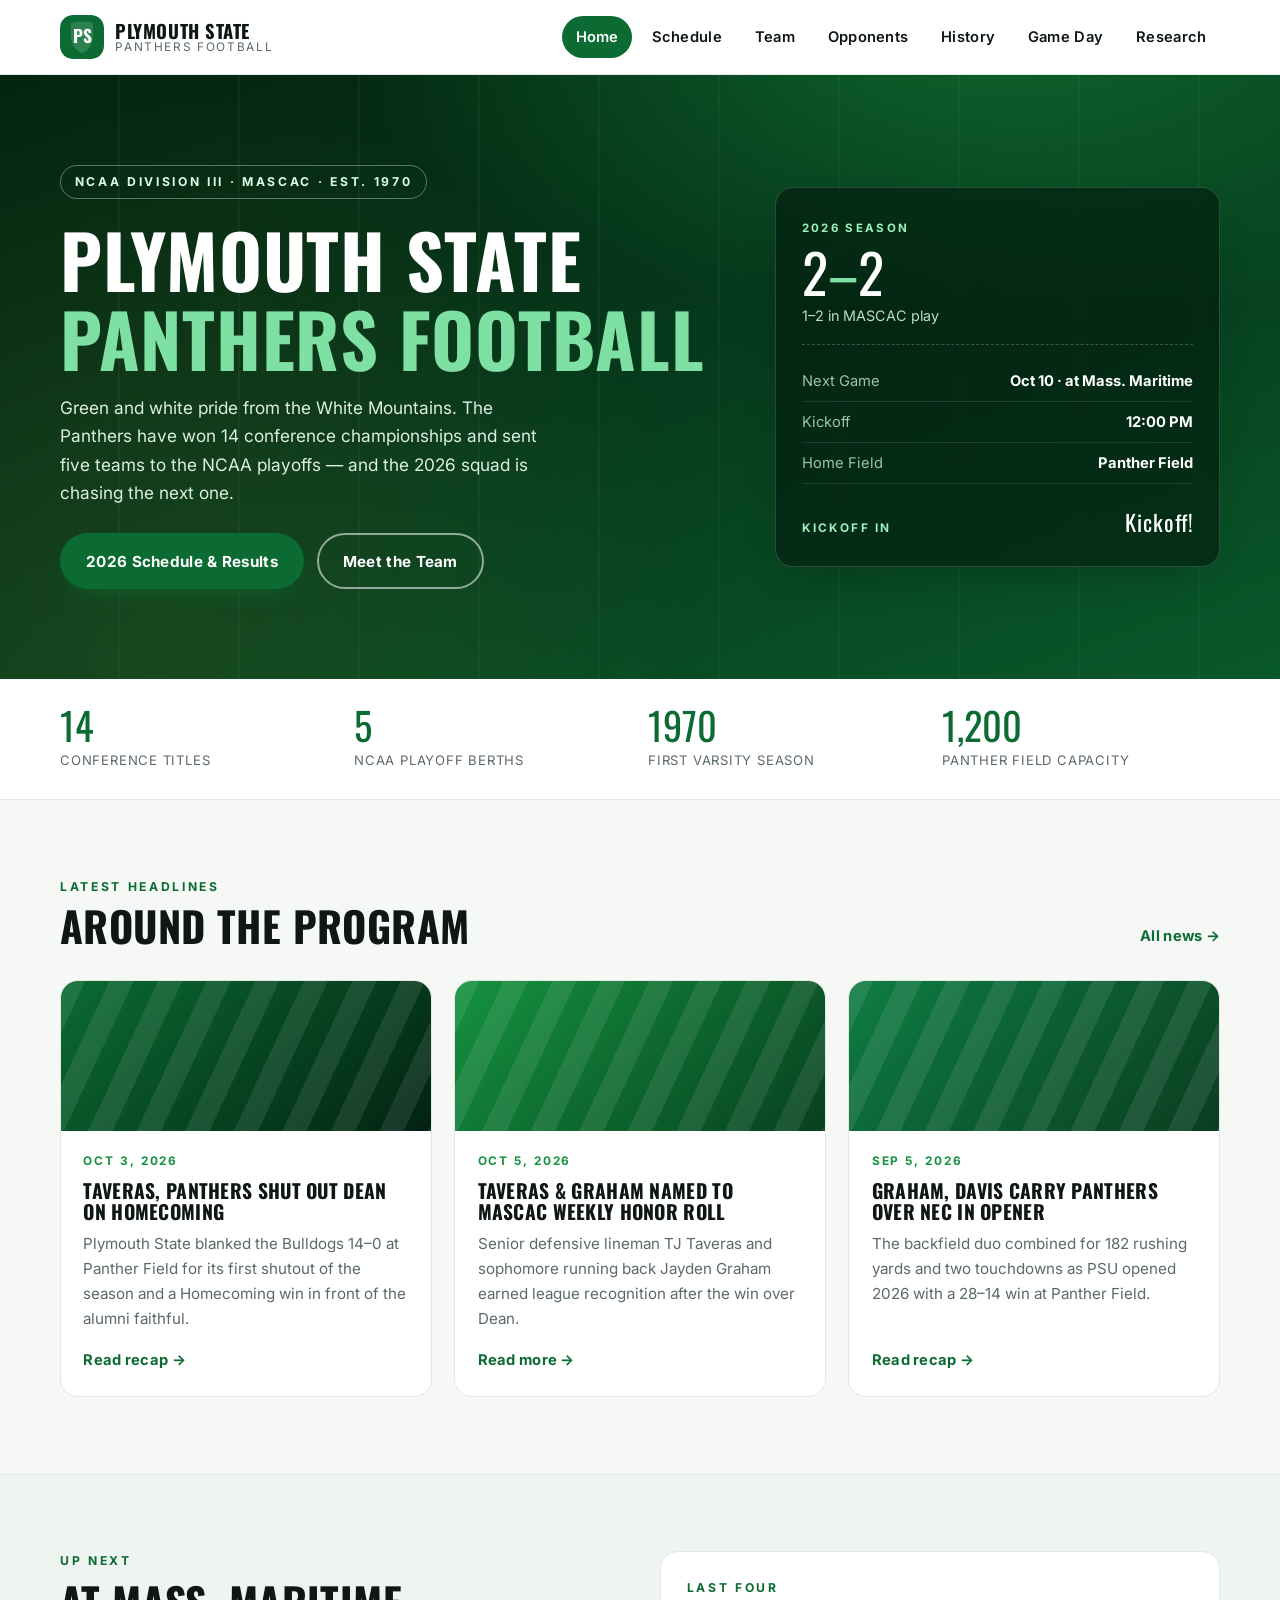
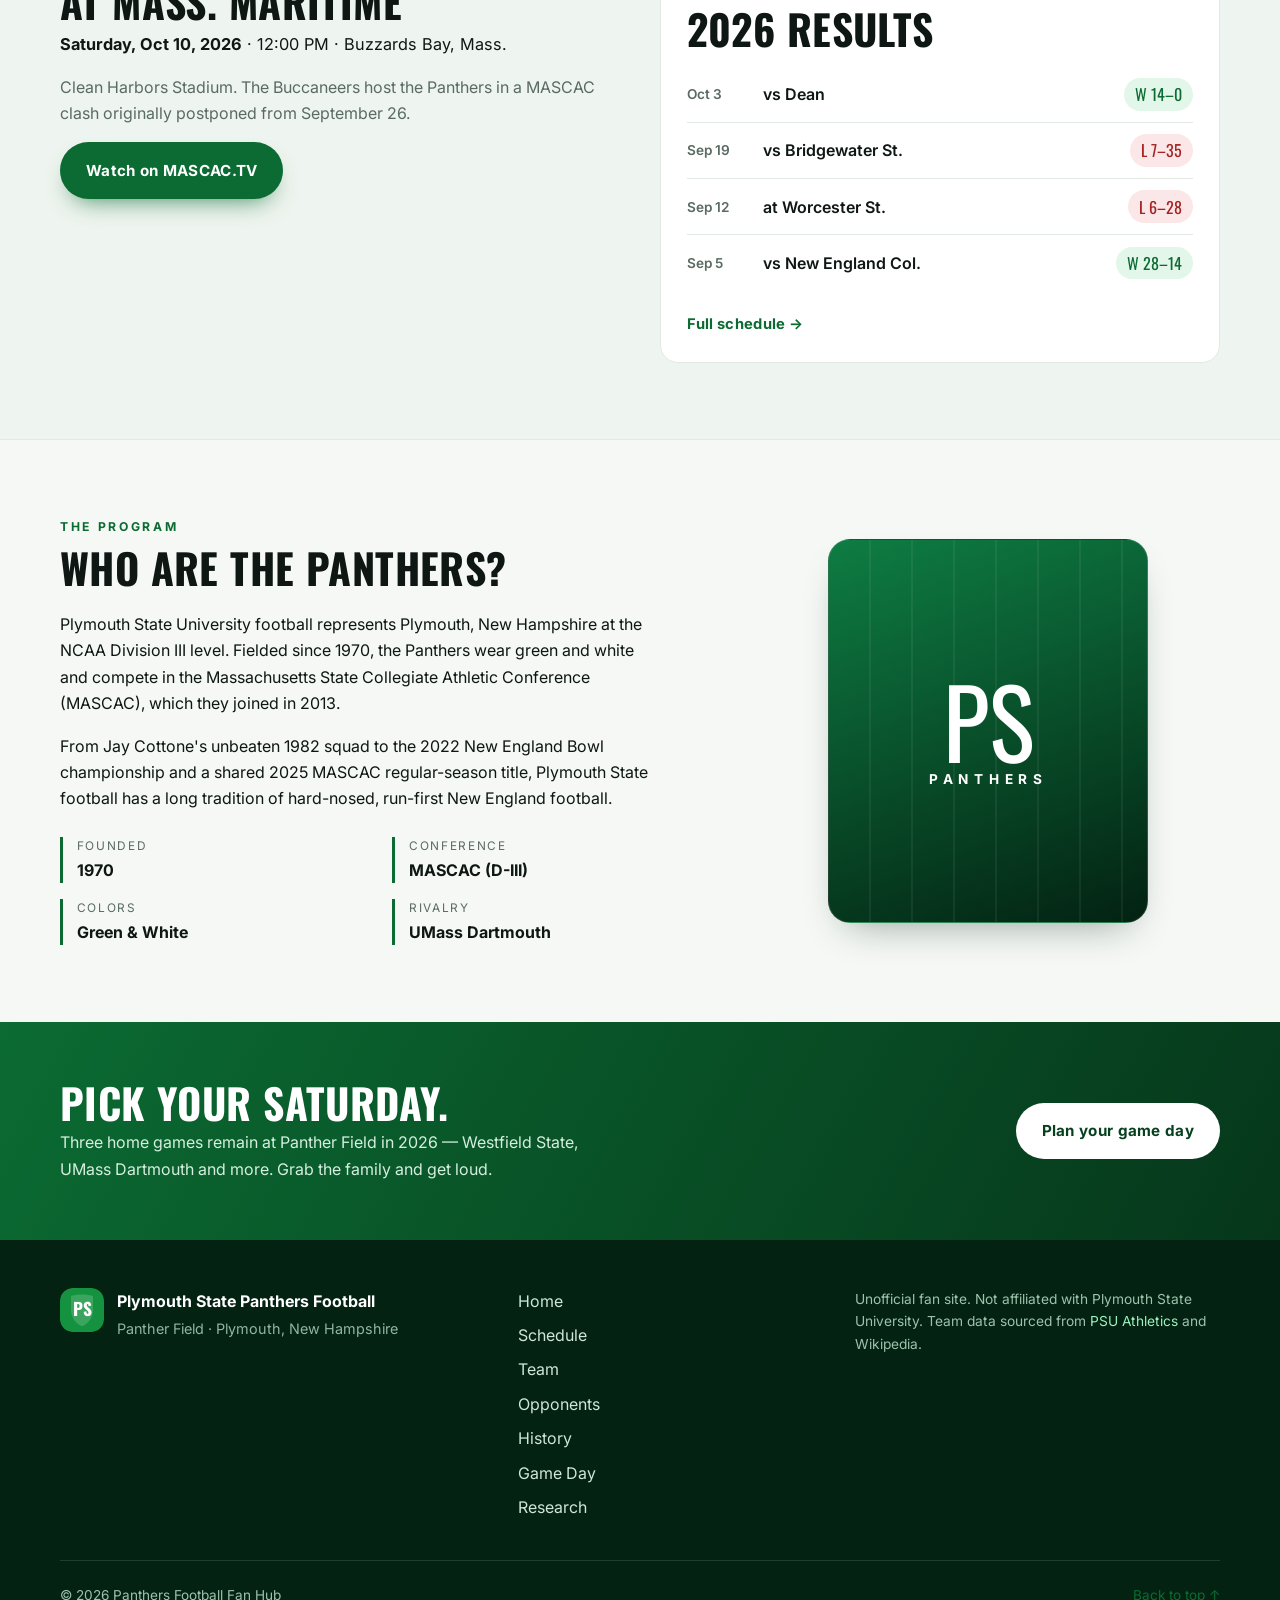
<file: index.html>
<!DOCTYPE html>
<html lang="en">
<head>
  <meta charset="UTF-8" />
  <meta name="viewport" content="width=device-width, initial-scale=1.0" />
  <title>Plymouth State Panthers Football — Official Fan Hub</title>
  <meta name="description" content="Scores, schedule, history and team news for Plymouth State University Panthers football — NCAA Division III, MASCAC. Green and white since 1970." />
  <meta name="theme-color" content="#0b6b32" />
  <link rel="icon" href="favicon.svg" type="image/svg+xml" />
  <link rel="preconnect" href="https://fonts.googleapis.com" />
  <link rel="preconnect" href="https://fonts.gstatic.com" crossorigin />
  <link href="https://fonts.googleapis.com/css2?family=Inter:wght@400;500;600;700&family=Oswald:wght@500;600;700&display=swap" rel="stylesheet" />
  <link rel="stylesheet" href="styles.css" />
</head>
<body>
  <a class="skip-link" href="#main">Skip to content</a>

  <header class="site-header" id="top">
    <div class="container header-inner">
      <a class="brand" href="index.html" aria-label="Plymouth State Panthers Football home">
        <svg class="mark" viewBox="0 0 48 48" aria-hidden="true">
          <rect width="48" height="48" rx="13" fill="#0b6b32"/>
          <path d="M24 7c7 0 12 1.5 12 1.5v15.1C36 32.4 30.6 39 24 41.6 17.4 39 12 32.4 12 23.6V8.5S17 7 24 7z" fill="#ffffff" opacity=".14"/>
          <text x="24" y="30.5" text-anchor="middle" font-family="Oswald, sans-serif" font-size="19" font-weight="700" fill="#ffffff">PS</text>
        </svg>
        <span class="brand-text"><strong>Plymouth State</strong><small>Panthers Football</small></span>
      </a>
      <button class="nav-toggle" aria-expanded="false" aria-controls="primary-nav">
        <span class="nav-toggle-bars" aria-hidden="true"></span>
        <span class="sr-only">Menu</span>
      </button>
      <nav class="nav" id="primary-nav" aria-label="Primary">
        <a href="index.html" class="is-active">Home</a>
        <a href="schedule.html">Schedule</a>
        <a href="team.html">Team</a>
        <a href="opponents.html">Opponents</a>
        <a href="history.html">History</a>
        <a href="gameday.html">Game Day</a>
        <a href="paper.html">Research</a>
      </nav>
    </div>
  </header>

  <main id="main">
    <!-- HERO -->
    <section class="hero">
      <div class="hero-field" aria-hidden="true"></div>
      <div class="container hero-inner">
        <div class="hero-copy">
          <p class="eyebrow">NCAA Division III &middot; MASCAC &middot; Est. 1970</p>
          <h1>Plymouth State<br /><span>Panthers Football</span></h1>
          <p class="lede">
            Green and white pride from the White Mountains. The Panthers have won
            14 conference championships and sent five teams to the NCAA playoffs —
            and the 2026 squad is chasing the next one.
          </p>
          <div class="hero-actions">
            <a class="btn btn-primary" href="schedule.html">2026 Schedule &amp; Results</a>
            <a class="btn btn-ghost" href="team.html">Meet the Team</a>
          </div>
        </div>

        <aside class="scoreboard" aria-label="Season snapshot">
          <div class="scoreboard-top">
            <span class="tag">2026 Season</span>
            <span class="record">2<span>–</span>2</span>
            <p class="record-sub">1–2 in MASCAC play</p>
          </div>
          <ul class="scoreboard-stats">
            <li><span>Next Game</span><strong>Oct 10 &middot; at Mass. Maritime</strong></li>
            <li><span>Kickoff</span><strong>12:00 PM</strong></li>
            <li><span>Home Field</span><strong>Panther Field</strong></li>
          </ul>
          <div class="countdown" data-kickoff="2026-10-10T12:00:00-04:00" aria-live="polite">
            <span class="countdown-label">Kickoff in</span>
            <span class="countdown-clock" data-countdown>—</span>
          </div>
        </aside>
      </div>
    </section>

    <!-- STAT STRIP -->
    <section class="stat-strip">
      <div class="container stat-grid">
        <div class="stat"><span class="stat-num">14</span><span class="stat-label">Conference titles</span></div>
        <div class="stat"><span class="stat-num">5</span><span class="stat-label">NCAA playoff berths</span></div>
        <div class="stat"><span class="stat-num">1970</span><span class="stat-label">First varsity season</span></div>
        <div class="stat"><span class="stat-num">1,200</span><span class="stat-label">Panther Field capacity</span></div>
      </div>
    </section>

    <!-- LATEST NEWS -->
    <section class="section" id="news">
      <div class="container">
        <div class="section-head">
          <div>
            <p class="kicker">Latest Headlines</p>
            <h2>Around the program</h2>
          </div>
          <a class="text-link" href="https://athletics.plymouth.edu/sports/football/archives" target="_blank" rel="noopener">All news &rarr;</a>
        </div>
        <div class="card-grid">
          <article class="news-card news-card--feature">
            <div class="news-thumb" data-thumb="homecoming" aria-hidden="true"></div>
            <div class="news-body">
              <span class="news-date">Oct 3, 2026</span>
              <h3>Taveras, Panthers shut out Dean on Homecoming</h3>
              <p>Plymouth State blanked the Bulldogs 14–0 at Panther Field for its first shutout of the season and a Homecoming win in front of the alumni faithful.</p>
              <a class="text-link" href="https://athletics.plymouth.edu/news/2026/10/3/football-fb-taveras-panthers-shut-out-dean-on-homecoming.aspx" target="_blank" rel="noopener">Read recap &rarr;</a>
            </div>
          </article>

          <article class="news-card">
            <div class="news-thumb" data-thumb="honor" aria-hidden="true"></div>
            <div class="news-body">
              <span class="news-date">Oct 5, 2026</span>
              <h3>Taveras &amp; Graham named to MASCAC Weekly Honor Roll</h3>
              <p>Senior defensive lineman TJ Taveras and sophomore running back Jayden Graham earned league recognition after the win over Dean.</p>
              <a class="text-link" href="https://athletics.plymouth.edu/news/2026/10/5/football-fb-taveras-graham-named-to-mascac-weekly-honor-roll.aspx" target="_blank" rel="noopener">Read more &rarr;</a>
            </div>
          </article>

          <article class="news-card">
            <div class="news-thumb" data-thumb="opener" aria-hidden="true"></div>
            <div class="news-body">
              <span class="news-date">Sep 5, 2026</span>
              <h3>Graham, Davis carry Panthers over NEC in opener</h3>
              <p>The backfield duo combined for 182 rushing yards and two touchdowns as PSU opened 2026 with a 28–14 win at Panther Field.</p>
              <a class="text-link" href="https://athletics.plymouth.edu/news/2026/9/5/football-fb-graham-davis-carry-panthers-over-nec-in-opener.aspx" target="_blank" rel="noopener">Read recap &rarr;</a>
            </div>
          </article>
        </div>
      </div>
    </section>

    <!-- NEXT GAME + RESULTS -->
    <section class="section section--tint" id="results">
      <div class="container split">
        <div class="next-game">
          <p class="kicker">Up Next</p>
          <h2>at Mass. Maritime</h2>
          <p class="next-meta"><strong>Saturday, Oct 10, 2026</strong> &middot; 12:00 PM &middot; Buzzards Bay, Mass.</p>
          <p class="muted">Clean Harbors Stadium. The Buccaneers host the Panthers in a MASCAC clash originally postponed from September 26.</p>
          <a class="btn btn-primary" href="https://mascac.tv/massmaritime/" target="_blank" rel="noopener">Watch on MASCAC.TV</a>
        </div>
        <div class="results">
          <p class="kicker">Last Four</p>
          <h2>2026 Results</h2>
          <ul class="result-list">
            <li><span class="res-date">Oct 3</span><span class="res-opp">vs Dean</span><span class="res-score win">W 14–0</span></li>
            <li><span class="res-date">Sep 19</span><span class="res-opp">vs Bridgewater St.</span><span class="res-score loss">L 7–35</span></li>
            <li><span class="res-date">Sep 12</span><span class="res-opp">at Worcester St.</span><span class="res-score loss">L 6–28</span></li>
            <li><span class="res-date">Sep 5</span><span class="res-opp">vs New England Col.</span><span class="res-score win">W 28–14</span></li>
          </ul>
          <a class="text-link" href="schedule.html">Full schedule &rarr;</a>
        </div>
      </div>
    </section>

    <!-- ABOUT -->
    <section class="section" id="about">
      <div class="container about">
        <div class="about-copy">
          <p class="kicker">The Program</p>
          <h2>Who are the Panthers?</h2>
          <p>
            Plymouth State University football represents Plymouth, New Hampshire at the
            NCAA Division III level. Fielded since 1970, the Panthers wear green and white
            and compete in the Massachusetts State Collegiate Athletic Conference (MASCAC),
            which they joined in 2013.
          </p>
          <p>
            From Jay Cottone's unbeaten 1982 squad to the 2022 New England Bowl
            championship and a shared 2025 MASCAC regular-season title, Plymouth State
            football has a long tradition of hard-nosed, run-first New England football.
          </p>
          <div class="quickfacts">
            <div><span>Founded</span><strong>1970</strong></div>
            <div><span>Conference</span><strong>MASCAC (D-III)</strong></div>
            <div><span>Colors</span><strong>Green &amp; White</strong></div>
            <div><span>Rivalry</span><strong>UMass Dartmouth</strong></div>
          </div>
        </div>
        <div class="about-art" aria-hidden="true">
          <div class="jersey">
            <span class="jersey-num">PS</span>
            <span class="jersey-name">PANTHERS</span>
          </div>
        </div>
      </div>
    </section>

    <!-- CTA -->
    <section class="cta">
      <div class="container cta-inner">
        <div>
          <h2>Pick your Saturday.</h2>
          <p>Three home games remain at Panther Field in 2026 — Westfield State, UMass Dartmouth and more. Grab the family and get loud.</p>
        </div>
        <a class="btn btn-light" href="gameday.html">Plan your game day</a>
      </div>
    </section>
  </main>

  <footer class="site-footer">
    <div class="container footer-grid">
      <div class="footer-brand">
        <svg class="mark" viewBox="0 0 48 48" aria-hidden="true">
          <rect width="48" height="48" rx="13" fill="#15923f"/>
          <path d="M24 7c7 0 12 1.5 12 1.5v15.1C36 32.4 30.6 39 24 41.6 17.4 39 12 32.4 12 23.6V8.5S17 7 24 7z" fill="#ffffff" opacity=".16"/>
          <text x="24" y="30.5" text-anchor="middle" font-family="Oswald, sans-serif" font-size="19" font-weight="700" fill="#ffffff">PS</text>
        </svg>
        <div>
          <strong>Plymouth State Panthers Football</strong>
          <p class="muted">Panther Field &middot; Plymouth, New Hampshire</p>
        </div>
      </div>
      <nav class="footer-nav" aria-label="Footer">
        <a href="index.html">Home</a>
        <a href="schedule.html">Schedule</a>
        <a href="team.html">Team</a>
        <a href="opponents.html">Opponents</a>
        <a href="history.html">History</a>
        <a href="gameday.html">Game Day</a>
        <a href="paper.html">Research</a>
      </nav>
      <p class="footer-note">
        Unofficial fan site. Not affiliated with Plymouth State University.
        Team data sourced from
        <a href="https://athletics.plymouth.edu/sports/football" target="_blank" rel="noopener">PSU Athletics</a>
        and Wikipedia.
      </p>
    </div>
    <div class="container footer-bottom">
      <span>&copy; <span data-year>2026</span> Panthers Football Fan Hub</span>
      <a href="#top">Back to top ↑</a>
    </div>
  </footer>

  <script src="script.js"></script>
</body>
</html>
</file>
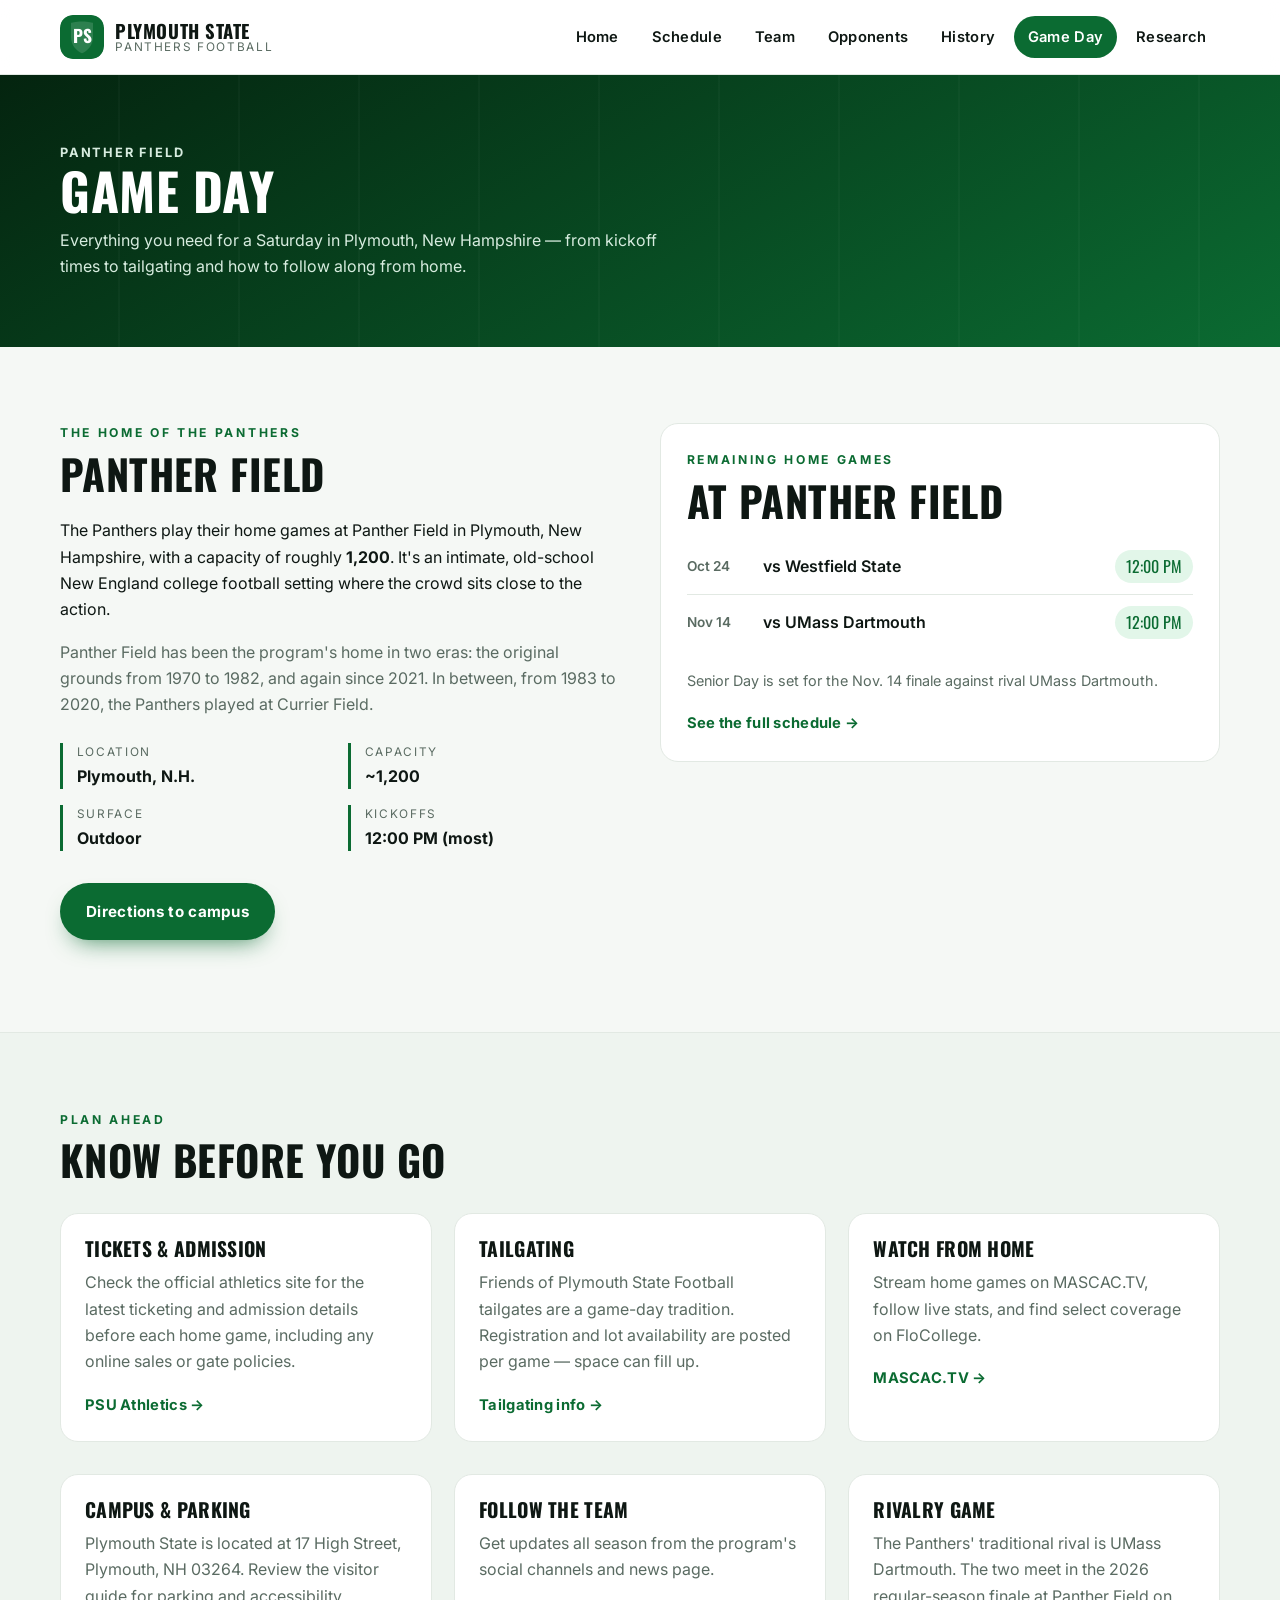
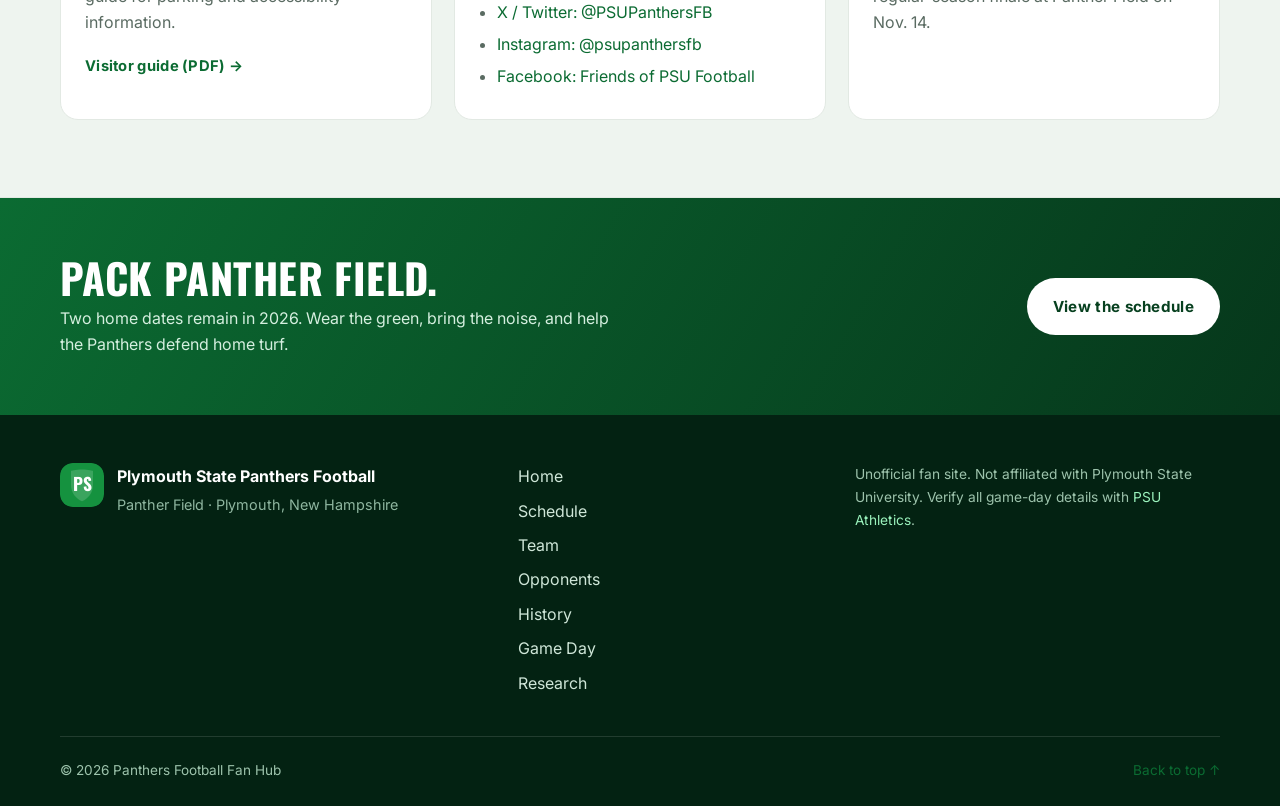
<file: gameday.html>
<!DOCTYPE html>
<html lang="en">
<head>
  <meta charset="UTF-8" />
  <meta name="viewport" content="width=device-width, initial-scale=1.0" />
  <title>Game Day at Panther Field — Plymouth State Panthers Football</title>
  <meta name="description" content="Plan your Plymouth State Panthers football game day at Panther Field: home schedule, directions, tailgating and how to watch." />
  <meta name="theme-color" content="#0b6b32" />
  <link rel="icon" href="favicon.svg" type="image/svg+xml" />
  <link rel="preconnect" href="https://fonts.googleapis.com" />
  <link rel="preconnect" href="https://fonts.gstatic.com" crossorigin />
  <link href="https://fonts.googleapis.com/css2?family=Inter:wght@400;500;600;700&family=Oswald:wght@500;600;700&display=swap" rel="stylesheet" />
  <link rel="stylesheet" href="styles.css" />
</head>
<body>
  <a class="skip-link" href="#main">Skip to content</a>

  <header class="site-header" id="top">
    <div class="container header-inner">
      <a class="brand" href="index.html" aria-label="Plymouth State Panthers Football home">
        <svg class="mark" viewBox="0 0 48 48" aria-hidden="true">
          <rect width="48" height="48" rx="13" fill="#0b6b32"/>
          <path d="M24 7c7 0 12 1.5 12 1.5v15.1C36 32.4 30.6 39 24 41.6 17.4 39 12 32.4 12 23.6V8.5S17 7 24 7z" fill="#ffffff" opacity=".14"/>
          <text x="24" y="30.5" text-anchor="middle" font-family="Oswald, sans-serif" font-size="19" font-weight="700" fill="#ffffff">PS</text>
        </svg>
        <span class="brand-text"><strong>Plymouth State</strong><small>Panthers Football</small></span>
      </a>
      <button class="nav-toggle" aria-expanded="false" aria-controls="primary-nav">
        <span class="nav-toggle-bars" aria-hidden="true"></span>
        <span class="sr-only">Menu</span>
      </button>
      <nav class="nav" id="primary-nav" aria-label="Primary">
        <a href="index.html">Home</a>
        <a href="schedule.html">Schedule</a>
        <a href="team.html">Team</a>
        <a href="opponents.html">Opponents</a>
        <a href="history.html">History</a>
        <a href="gameday.html" class="is-active">Game Day</a>
        <a href="paper.html">Research</a>
      </nav>
    </div>
  </header>

  <main id="main">
    <section class="page-hero">
      <div class="container">
        <p class="breadcrumb">Panther Field</p>
        <h1>Game Day</h1>
        <p>Everything you need for a Saturday in Plymouth, New Hampshire — from kickoff times to tailgating and how to follow along from home.</p>
      </div>
    </section>

    <section class="section">
      <div class="container split">
        <div>
          <p class="kicker">The Home of the Panthers</p>
          <h2>Panther Field</h2>
          <p>
            The Panthers play their home games at Panther Field in Plymouth, New Hampshire,
            with a capacity of roughly <strong>1,200</strong>. It's an intimate, old-school
            New England college football setting where the crowd sits close to the action.
          </p>
          <p class="muted">
            Panther Field has been the program's home in two eras: the original grounds from
            1970 to 1982, and again since 2021. In between, from 1983 to 2020, the Panthers
            played at Currier Field.
          </p>
          <div class="quickfacts">
            <div><span>Location</span><strong>Plymouth, N.H.</strong></div>
            <div><span>Capacity</span><strong>~1,200</strong></div>
            <div><span>Surface</span><strong>Outdoor</strong></div>
            <div><span>Kickoffs</span><strong>12:00 PM (most)</strong></div>
          </div>
          <p class="mt-2">
            <a class="btn btn-primary" href="https://athletics.plymouth.edu/sports/2020/7/14/Directions-to-PSU" target="_blank" rel="noopener">Directions to campus</a>
          </p>
        </div>
        <div class="results">
          <p class="kicker">Remaining Home Games</p>
          <h2>At Panther Field</h2>
          <ul class="result-list">
            <li><span class="res-date">Oct 24</span><span class="res-opp">vs Westfield State</span><span class="res-score win">12:00 PM</span></li>
            <li><span class="res-date">Nov 14</span><span class="res-opp">vs UMass Dartmouth</span><span class="res-score win">12:00 PM</span></li>
          </ul>
          <p class="muted" style="font-size:0.9rem;">Senior Day is set for the Nov. 14 finale against rival UMass Dartmouth.</p>
          <a class="text-link" href="schedule.html">See the full schedule &rarr;</a>
        </div>
      </div>
    </section>

    <section class="section section--tint">
      <div class="container">
        <div class="section-head">
          <div>
            <p class="kicker">Plan Ahead</p>
            <h2>Know before you go</h2>
          </div>
        </div>
        <div class="info-grid">
          <div class="info-card">
            <h3>Tickets &amp; admission</h3>
            <p class="muted">Check the official athletics site for the latest ticketing and admission details before each home game, including any online sales or gate policies.</p>
            <a class="text-link" href="https://athletics.plymouth.edu/sports/football" target="_blank" rel="noopener">PSU Athletics &rarr;</a>
          </div>
          <div class="info-card">
            <h3>Tailgating</h3>
            <p class="muted">Friends of Plymouth State Football tailgates are a game-day tradition. Registration and lot availability are posted per game — space can fill up.</p>
            <a class="text-link" href="https://plymouth-usnh.nbsstore.net/plymouth-state-football-tailgating-2026" target="_blank" rel="noopener">Tailgating info &rarr;</a>
          </div>
          <div class="info-card">
            <h3>Watch from home</h3>
            <p class="muted">Stream home games on MASCAC.TV, follow live stats, and find select coverage on FloCollege.</p>
            <a class="text-link" href="https://mascac.tv/plymouths-mascac/" target="_blank" rel="noopener">MASCAC.TV &rarr;</a>
          </div>
        </div>

        <div class="info-grid mt-2">
          <div class="info-card">
            <h3>Campus &amp; parking</h3>
            <p class="muted">Plymouth State is located at 17 High Street, Plymouth, NH 03264. Review the visitor guide for parking and accessibility information.</p>
            <a class="text-link" href="https://athletics.plymouth.edu/documents/2026/8/13/Visitor_Guide_2026-27.pdf" target="_blank" rel="noopener">Visitor guide (PDF) &rarr;</a>
          </div>
          <div class="info-card">
            <h3>Follow the team</h3>
            <p class="muted">Get updates all season from the program's social channels and news page.</p>
            <ul>
              <li><a href="https://x.com/PSUPanthersFB" target="_blank" rel="noopener">X / Twitter: @PSUPanthersFB</a></li>
              <li><a href="https://instagram.com/psupanthersfb" target="_blank" rel="noopener">Instagram: @psupanthersfb</a></li>
              <li><a href="https://www.facebook.com/friendsofplymouthstatefootball" target="_blank" rel="noopener">Facebook: Friends of PSU Football</a></li>
            </ul>
          </div>
          <div class="info-card">
            <h3>Rivalry game</h3>
            <p class="muted">The Panthers' traditional rival is UMass Dartmouth. The two meet in the 2026 regular-season finale at Panther Field on Nov. 14.</p>
          </div>
        </div>
      </div>
    </section>

    <section class="cta">
      <div class="container cta-inner">
        <div>
          <h2>Pack Panther Field.</h2>
          <p>Two home dates remain in 2026. Wear the green, bring the noise, and help the Panthers defend home turf.</p>
        </div>
        <a class="btn btn-light" href="schedule.html">View the schedule</a>
      </div>
    </section>
  </main>

  <footer class="site-footer">
    <div class="container footer-grid">
      <div class="footer-brand">
        <svg class="mark" viewBox="0 0 48 48" aria-hidden="true">
          <rect width="48" height="48" rx="13" fill="#15923f"/>
          <path d="M24 7c7 0 12 1.5 12 1.5v15.1C36 32.4 30.6 39 24 41.6 17.4 39 12 32.4 12 23.6V8.5S17 7 24 7z" fill="#ffffff" opacity=".16"/>
          <text x="24" y="30.5" text-anchor="middle" font-family="Oswald, sans-serif" font-size="19" font-weight="700" fill="#ffffff">PS</text>
        </svg>
        <div>
          <strong>Plymouth State Panthers Football</strong>
          <p class="muted">Panther Field &middot; Plymouth, New Hampshire</p>
        </div>
      </div>
      <nav class="footer-nav" aria-label="Footer">
        <a href="index.html">Home</a>
        <a href="schedule.html">Schedule</a>
        <a href="team.html">Team</a>
        <a href="opponents.html">Opponents</a>
        <a href="history.html">History</a>
        <a href="gameday.html">Game Day</a>
        <a href="paper.html">Research</a>
      </nav>
      <p class="footer-note">
        Unofficial fan site. Not affiliated with Plymouth State University.
        Verify all game-day details with
        <a href="https://athletics.plymouth.edu/sports/football" target="_blank" rel="noopener">PSU Athletics</a>.
      </p>
    </div>
    <div class="container footer-bottom">
      <span>&copy; <span data-year>2026</span> Panthers Football Fan Hub</span>
      <a href="#top">Back to top ↑</a>
    </div>
  </footer>

  <script src="script.js"></script>
</body>
</html>
</file>
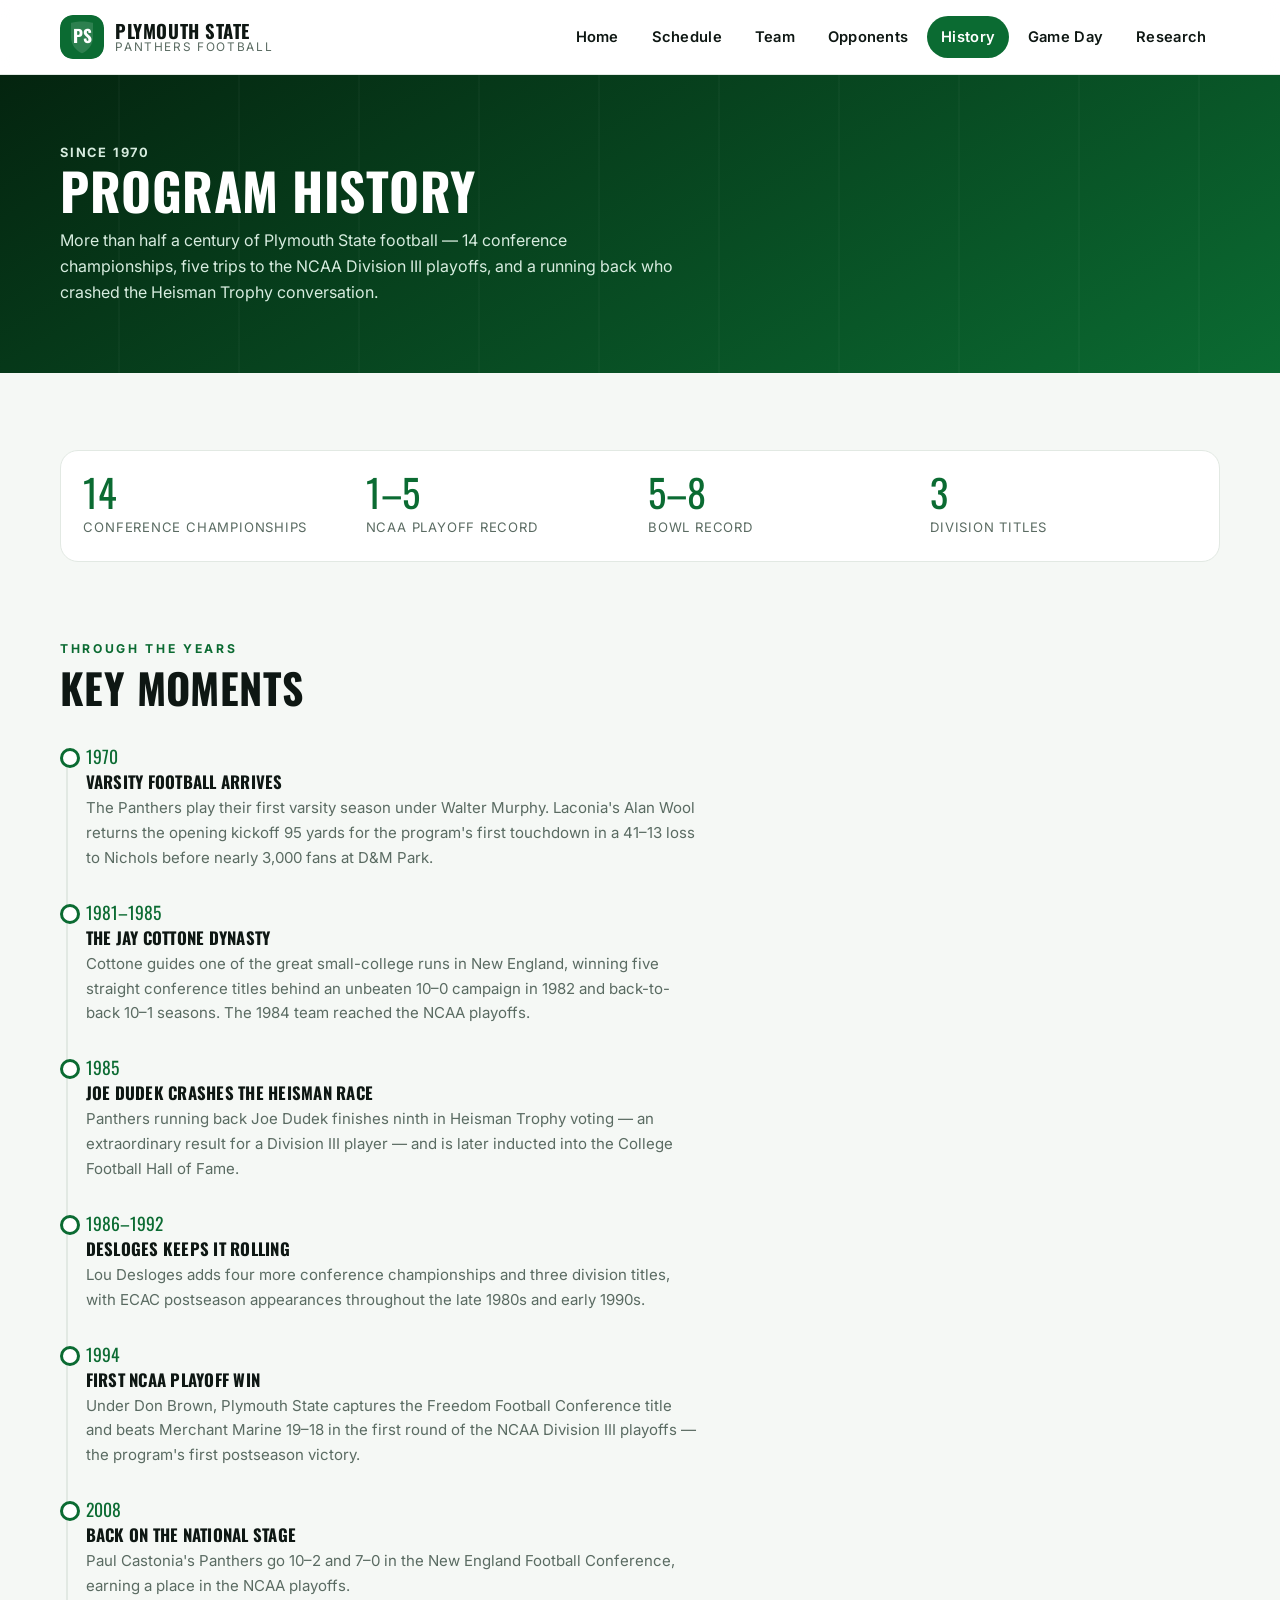
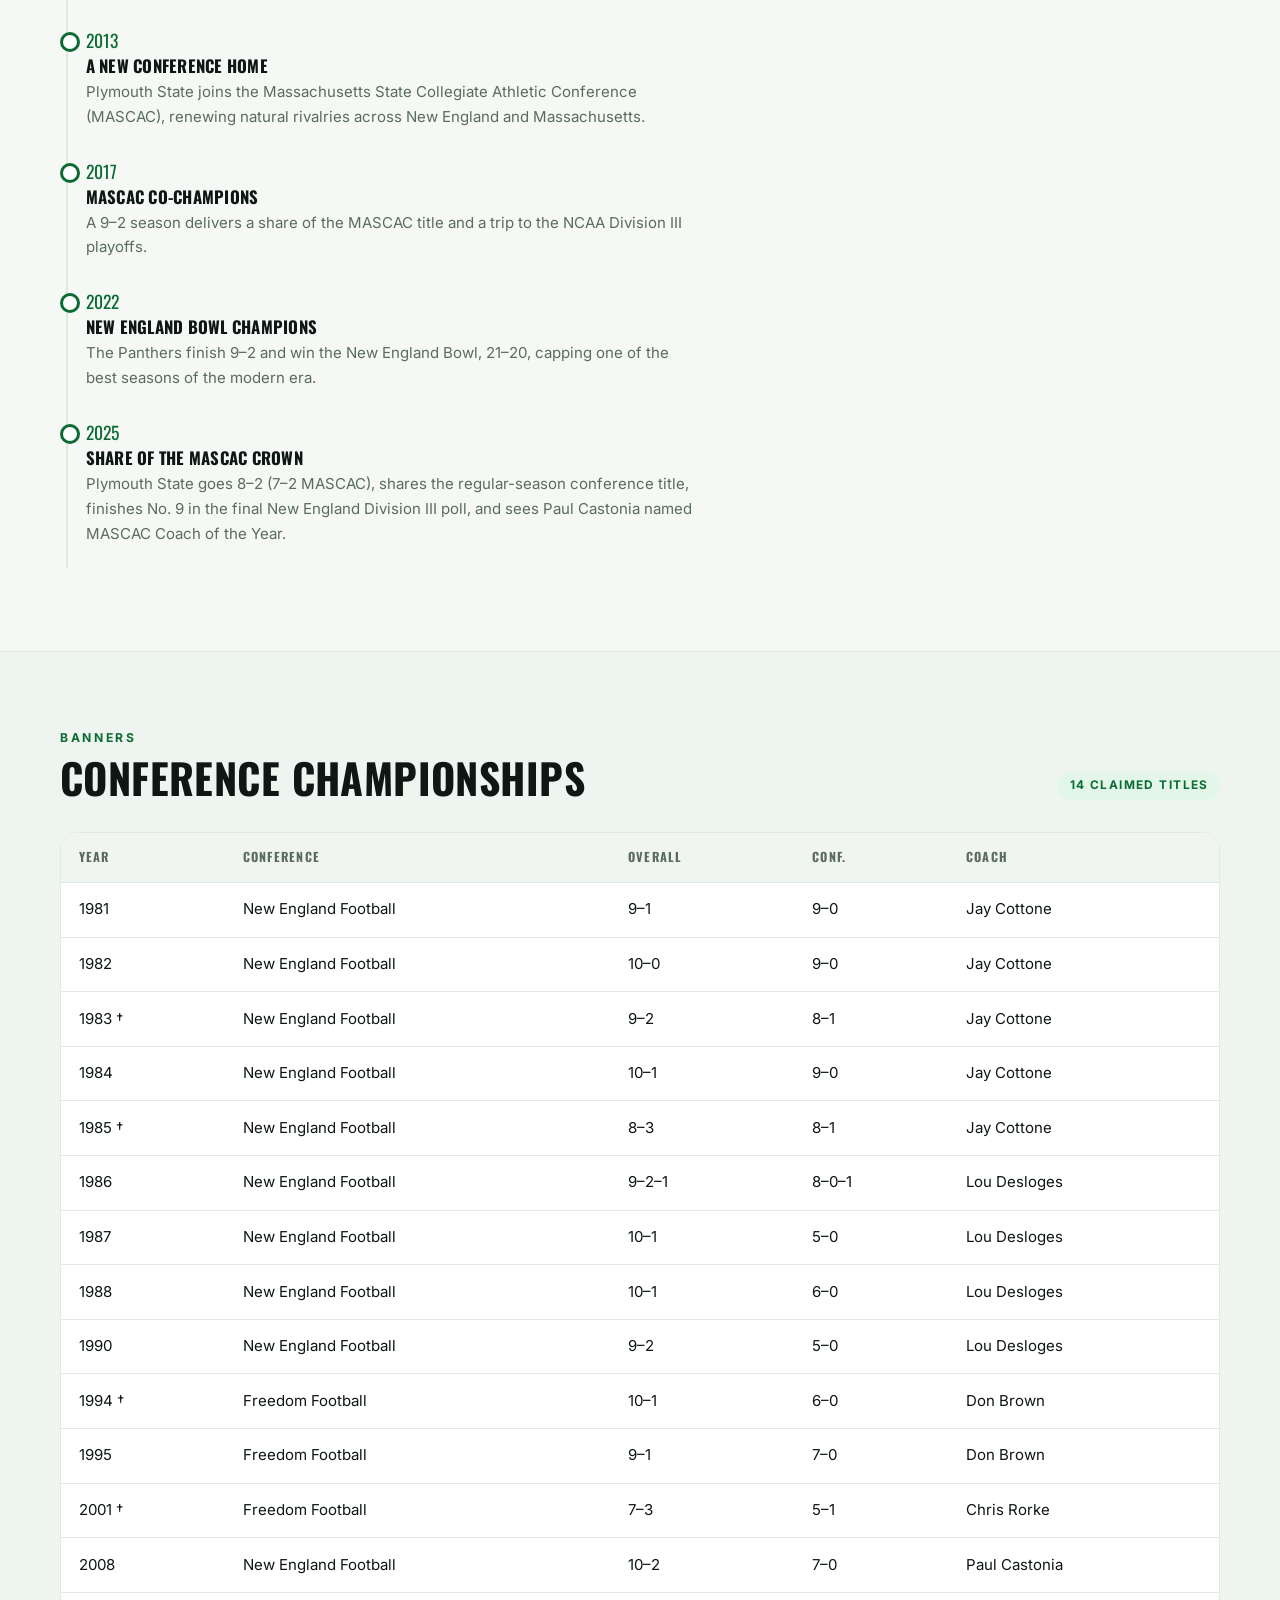
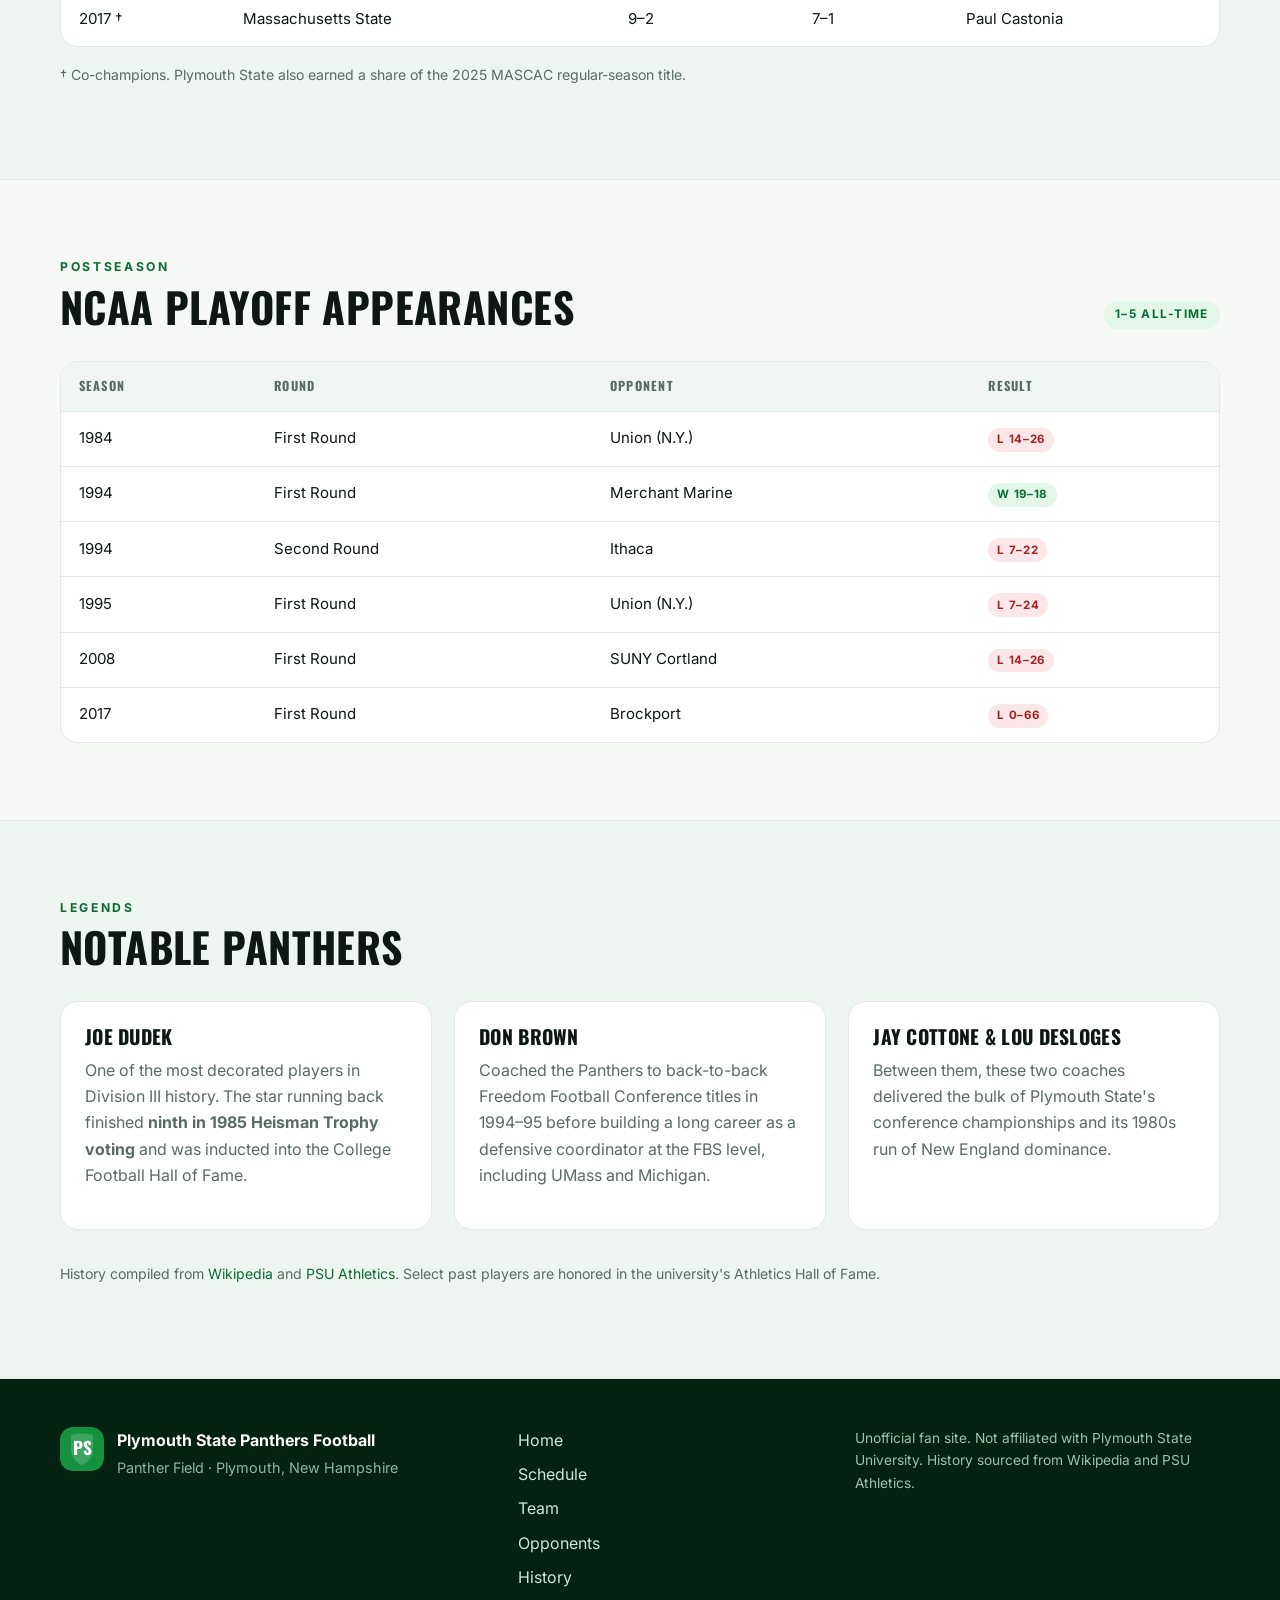
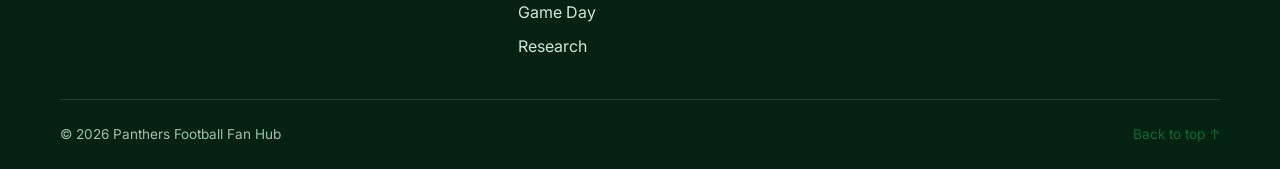
<file: history.html>
<!DOCTYPE html>
<html lang="en">
<head>
  <meta charset="UTF-8" />
  <meta name="viewport" content="width=device-width, initial-scale=1.0" />
  <title>Program History — Plymouth State Panthers Football</title>
  <meta name="description" content="The history of Plymouth State Panthers football: 14 conference championships, five NCAA playoff berths and a Heisman finalist, since 1970." />
  <meta name="theme-color" content="#0b6b32" />
  <link rel="icon" href="favicon.svg" type="image/svg+xml" />
  <link rel="preconnect" href="https://fonts.googleapis.com" />
  <link rel="preconnect" href="https://fonts.gstatic.com" crossorigin />
  <link href="https://fonts.googleapis.com/css2?family=Inter:wght@400;500;600;700&family=Oswald:wght@500;600;700&display=swap" rel="stylesheet" />
  <link rel="stylesheet" href="styles.css" />
</head>
<body>
  <a class="skip-link" href="#main">Skip to content</a>

  <header class="site-header" id="top">
    <div class="container header-inner">
      <a class="brand" href="index.html" aria-label="Plymouth State Panthers Football home">
        <svg class="mark" viewBox="0 0 48 48" aria-hidden="true">
          <rect width="48" height="48" rx="13" fill="#0b6b32"/>
          <path d="M24 7c7 0 12 1.5 12 1.5v15.1C36 32.4 30.6 39 24 41.6 17.4 39 12 32.4 12 23.6V8.5S17 7 24 7z" fill="#ffffff" opacity=".14"/>
          <text x="24" y="30.5" text-anchor="middle" font-family="Oswald, sans-serif" font-size="19" font-weight="700" fill="#ffffff">PS</text>
        </svg>
        <span class="brand-text"><strong>Plymouth State</strong><small>Panthers Football</small></span>
      </a>
      <button class="nav-toggle" aria-expanded="false" aria-controls="primary-nav">
        <span class="nav-toggle-bars" aria-hidden="true"></span>
        <span class="sr-only">Menu</span>
      </button>
      <nav class="nav" id="primary-nav" aria-label="Primary">
        <a href="index.html">Home</a>
        <a href="schedule.html">Schedule</a>
        <a href="team.html">Team</a>
        <a href="opponents.html">Opponents</a>
        <a href="history.html" class="is-active">History</a>
        <a href="gameday.html">Game Day</a>
        <a href="paper.html">Research</a>
      </nav>
    </div>
  </header>

  <main id="main">
    <section class="page-hero">
      <div class="container">
        <p class="breadcrumb">Since 1970</p>
        <h1>Program History</h1>
        <p>More than half a century of Plymouth State football — 14 conference championships, five trips to the NCAA Division III playoffs, and a running back who crashed the Heisman Trophy conversation.</p>
      </div>
    </section>

    <!-- ALL-TIME -->
    <section class="section">
      <div class="container">
        <div class="stat-strip" style="border:1px solid var(--line);border-radius:var(--radius);">
          <div class="stat-grid" style="padding:1.4rem;">
            <div class="stat"><span class="stat-num">14</span><span class="stat-label">Conference championships</span></div>
            <div class="stat"><span class="stat-num">1–5</span><span class="stat-label">NCAA playoff record</span></div>
            <div class="stat"><span class="stat-num">5–8</span><span class="stat-label">Bowl record</span></div>
            <div class="stat"><span class="stat-num">3</span><span class="stat-label">Division titles</span></div>
          </div>
        </div>
      </div>
    </section>

    <!-- TIMELINE -->
    <section class="section" style="padding-top:0;">
      <div class="container">
        <div class="section-head">
          <div>
            <p class="kicker">Through the years</p>
            <h2>Key moments</h2>
          </div>
        </div>
        <div class="timeline">
          <div class="tl-item">
            <span class="tl-year">1970</span>
            <h3>Varsity football arrives</h3>
            <p>The Panthers play their first varsity season under Walter Murphy. Laconia's Alan Wool returns the opening kickoff 95 yards for the program's first touchdown in a 41–13 loss to Nichols before nearly 3,000 fans at D&amp;M Park.</p>
          </div>
          <div class="tl-item">
            <span class="tl-year">1981–1985</span>
            <h3>The Jay Cottone dynasty</h3>
            <p>Cottone guides one of the great small-college runs in New England, winning five straight conference titles behind an unbeaten 10–0 campaign in 1982 and back-to-back 10–1 seasons. The 1984 team reached the NCAA playoffs.</p>
          </div>
          <div class="tl-item">
            <span class="tl-year">1985</span>
            <h3>Joe Dudek crashes the Heisman race</h3>
            <p>Panthers running back Joe Dudek finishes ninth in Heisman Trophy voting — an extraordinary result for a Division III player — and is later inducted into the College Football Hall of Fame.</p>
          </div>
          <div class="tl-item">
            <span class="tl-year">1986–1992</span>
            <h3>Desloges keeps it rolling</h3>
            <p>Lou Desloges adds four more conference championships and three division titles, with ECAC postseason appearances throughout the late 1980s and early 1990s.</p>
          </div>
          <div class="tl-item">
            <span class="tl-year">1994</span>
            <h3>First NCAA playoff win</h3>
            <p>Under Don Brown, Plymouth State captures the Freedom Football Conference title and beats Merchant Marine 19–18 in the first round of the NCAA Division III playoffs — the program's first postseason victory.</p>
          </div>
          <div class="tl-item">
            <span class="tl-year">2008</span>
            <h3>Back on the national stage</h3>
            <p>Paul Castonia's Panthers go 10–2 and 7–0 in the New England Football Conference, earning a place in the NCAA playoffs.</p>
          </div>
          <div class="tl-item">
            <span class="tl-year">2013</span>
            <h3>A new conference home</h3>
            <p>Plymouth State joins the Massachusetts State Collegiate Athletic Conference (MASCAC), renewing natural rivalries across New England and Massachusetts.</p>
          </div>
          <div class="tl-item">
            <span class="tl-year">2017</span>
            <h3>MASCAC co-champions</h3>
            <p>A 9–2 season delivers a share of the MASCAC title and a trip to the NCAA Division III playoffs.</p>
          </div>
          <div class="tl-item">
            <span class="tl-year">2022</span>
            <h3>New England Bowl champions</h3>
            <p>The Panthers finish 9–2 and win the New England Bowl, 21–20, capping one of the best seasons of the modern era.</p>
          </div>
          <div class="tl-item">
            <span class="tl-year">2025</span>
            <h3>Share of the MASCAC crown</h3>
            <p>Plymouth State goes 8–2 (7–2 MASCAC), shares the regular-season conference title, finishes No. 9 in the final New England Division III poll, and sees Paul Castonia named MASCAC Coach of the Year.</p>
          </div>
        </div>
      </div>
    </section>

    <!-- CHAMPIONSHIPS -->
    <section class="section section--tint">
      <div class="container">
        <div class="section-head">
          <div>
            <p class="kicker">Banners</p>
            <h2>Conference championships</h2>
          </div>
          <span class="pill">14 claimed titles</span>
        </div>
        <div class="table-wrap">
          <table>
            <thead>
              <tr>
                <th scope="col">Year</th>
                <th scope="col">Conference</th>
                <th scope="col">Overall</th>
                <th scope="col">Conf.</th>
                <th scope="col">Coach</th>
              </tr>
            </thead>
            <tbody>
              <tr><td>1981</td><td>New England Football</td><td>9–1</td><td>9–0</td><td>Jay Cottone</td></tr>
              <tr><td>1982</td><td>New England Football</td><td>10–0</td><td>9–0</td><td>Jay Cottone</td></tr>
              <tr><td>1983 †</td><td>New England Football</td><td>9–2</td><td>8–1</td><td>Jay Cottone</td></tr>
              <tr><td>1984</td><td>New England Football</td><td>10–1</td><td>9–0</td><td>Jay Cottone</td></tr>
              <tr><td>1985 †</td><td>New England Football</td><td>8–3</td><td>8–1</td><td>Jay Cottone</td></tr>
              <tr><td>1986</td><td>New England Football</td><td>9–2–1</td><td>8–0–1</td><td>Lou Desloges</td></tr>
              <tr><td>1987</td><td>New England Football</td><td>10–1</td><td>5–0</td><td>Lou Desloges</td></tr>
              <tr><td>1988</td><td>New England Football</td><td>10–1</td><td>6–0</td><td>Lou Desloges</td></tr>
              <tr><td>1990</td><td>New England Football</td><td>9–2</td><td>5–0</td><td>Lou Desloges</td></tr>
              <tr><td>1994 †</td><td>Freedom Football</td><td>10–1</td><td>6–0</td><td>Don Brown</td></tr>
              <tr><td>1995</td><td>Freedom Football</td><td>9–1</td><td>7–0</td><td>Don Brown</td></tr>
              <tr><td>2001 †</td><td>Freedom Football</td><td>7–3</td><td>5–1</td><td>Chris Rorke</td></tr>
              <tr><td>2008</td><td>New England Football</td><td>10–2</td><td>7–0</td><td>Paul Castonia</td></tr>
              <tr><td>2017 †</td><td>Massachusetts State</td><td>9–2</td><td>7–1</td><td>Paul Castonia</td></tr>
            </tbody>
          </table>
        </div>
        <p class="muted" style="margin-top:1rem;font-size:0.88rem;">
          † Co-champions. Plymouth State also earned a share of the 2025 MASCAC regular-season title.
        </p>
      </div>
    </section>

    <!-- PLAYOFFS -->
    <section class="section">
      <div class="container">
        <div class="section-head">
          <div>
            <p class="kicker">Postseason</p>
            <h2>NCAA playoff appearances</h2>
          </div>
          <span class="pill">1–5 all-time</span>
        </div>
        <div class="table-wrap">
          <table>
            <thead>
              <tr>
                <th scope="col">Season</th>
                <th scope="col">Round</th>
                <th scope="col">Opponent</th>
                <th scope="col">Result</th>
              </tr>
            </thead>
            <tbody>
              <tr><td>1984</td><td>First Round</td><td>Union (N.Y.)</td><td><span class="badge badge-loss">L 14–26</span></td></tr>
              <tr><td>1994</td><td>First Round</td><td>Merchant Marine</td><td><span class="badge badge-win">W 19–18</span></td></tr>
              <tr><td>1994</td><td>Second Round</td><td>Ithaca</td><td><span class="badge badge-loss">L 7–22</span></td></tr>
              <tr><td>1995</td><td>First Round</td><td>Union (N.Y.)</td><td><span class="badge badge-loss">L 7–24</span></td></tr>
              <tr><td>2008</td><td>First Round</td><td>SUNY Cortland</td><td><span class="badge badge-loss">L 14–26</span></td></tr>
              <tr><td>2017</td><td>First Round</td><td>Brockport</td><td><span class="badge badge-loss">L 0–66</span></td></tr>
            </tbody>
          </table>
        </div>
      </div>
    </section>

    <!-- NOTABLE -->
    <section class="section section--tint">
      <div class="container">
        <div class="section-head">
          <div>
            <p class="kicker">Legends</p>
            <h2>Notable Panthers</h2>
          </div>
        </div>
        <div class="info-grid">
          <div class="info-card">
            <h3>Joe Dudek</h3>
            <p class="muted">One of the most decorated players in Division III history. The star running back finished <strong>ninth in 1985 Heisman Trophy voting</strong> and was inducted into the College Football Hall of Fame.</p>
          </div>
          <div class="info-card">
            <h3>Don Brown</h3>
            <p class="muted">Coached the Panthers to back-to-back Freedom Football Conference titles in 1994–95 before building a long career as a defensive coordinator at the FBS level, including UMass and Michigan.</p>
          </div>
          <div class="info-card">
            <h3>Jay Cottone &amp; Lou Desloges</h3>
            <p class="muted">Between them, these two coaches delivered the bulk of Plymouth State's conference championships and its 1980s run of New England dominance.</p>
          </div>
        </div>
        <p class="muted mt-2" style="font-size:0.88rem;">
          History compiled from
          <a href="https://en.wikipedia.org/wiki/Plymouth_State_Panthers_football" target="_blank" rel="noopener">Wikipedia</a>
          and
          <a href="https://athletics.plymouth.edu/sports/football" target="_blank" rel="noopener">PSU Athletics</a>.
          Select past players are honored in the university's Athletics Hall of Fame.
        </p>
      </div>
    </section>
  </main>

  <footer class="site-footer">
    <div class="container footer-grid">
      <div class="footer-brand">
        <svg class="mark" viewBox="0 0 48 48" aria-hidden="true">
          <rect width="48" height="48" rx="13" fill="#15923f"/>
          <path d="M24 7c7 0 12 1.5 12 1.5v15.1C36 32.4 30.6 39 24 41.6 17.4 39 12 32.4 12 23.6V8.5S17 7 24 7z" fill="#ffffff" opacity=".16"/>
          <text x="24" y="30.5" text-anchor="middle" font-family="Oswald, sans-serif" font-size="19" font-weight="700" fill="#ffffff">PS</text>
        </svg>
        <div>
          <strong>Plymouth State Panthers Football</strong>
          <p class="muted">Panther Field &middot; Plymouth, New Hampshire</p>
        </div>
      </div>
      <nav class="footer-nav" aria-label="Footer">
        <a href="index.html">Home</a>
        <a href="schedule.html">Schedule</a>
        <a href="team.html">Team</a>
        <a href="opponents.html">Opponents</a>
        <a href="history.html">History</a>
        <a href="gameday.html">Game Day</a>
        <a href="paper.html">Research</a>
      </nav>
      <p class="footer-note">
        Unofficial fan site. Not affiliated with Plymouth State University.
        History sourced from Wikipedia and PSU Athletics.
      </p>
    </div>
    <div class="container footer-bottom">
      <span>&copy; <span data-year>2026</span> Panthers Football Fan Hub</span>
      <a href="#top">Back to top ↑</a>
    </div>
  </footer>

  <script src="script.js"></script>
</body>
</html>
</file>
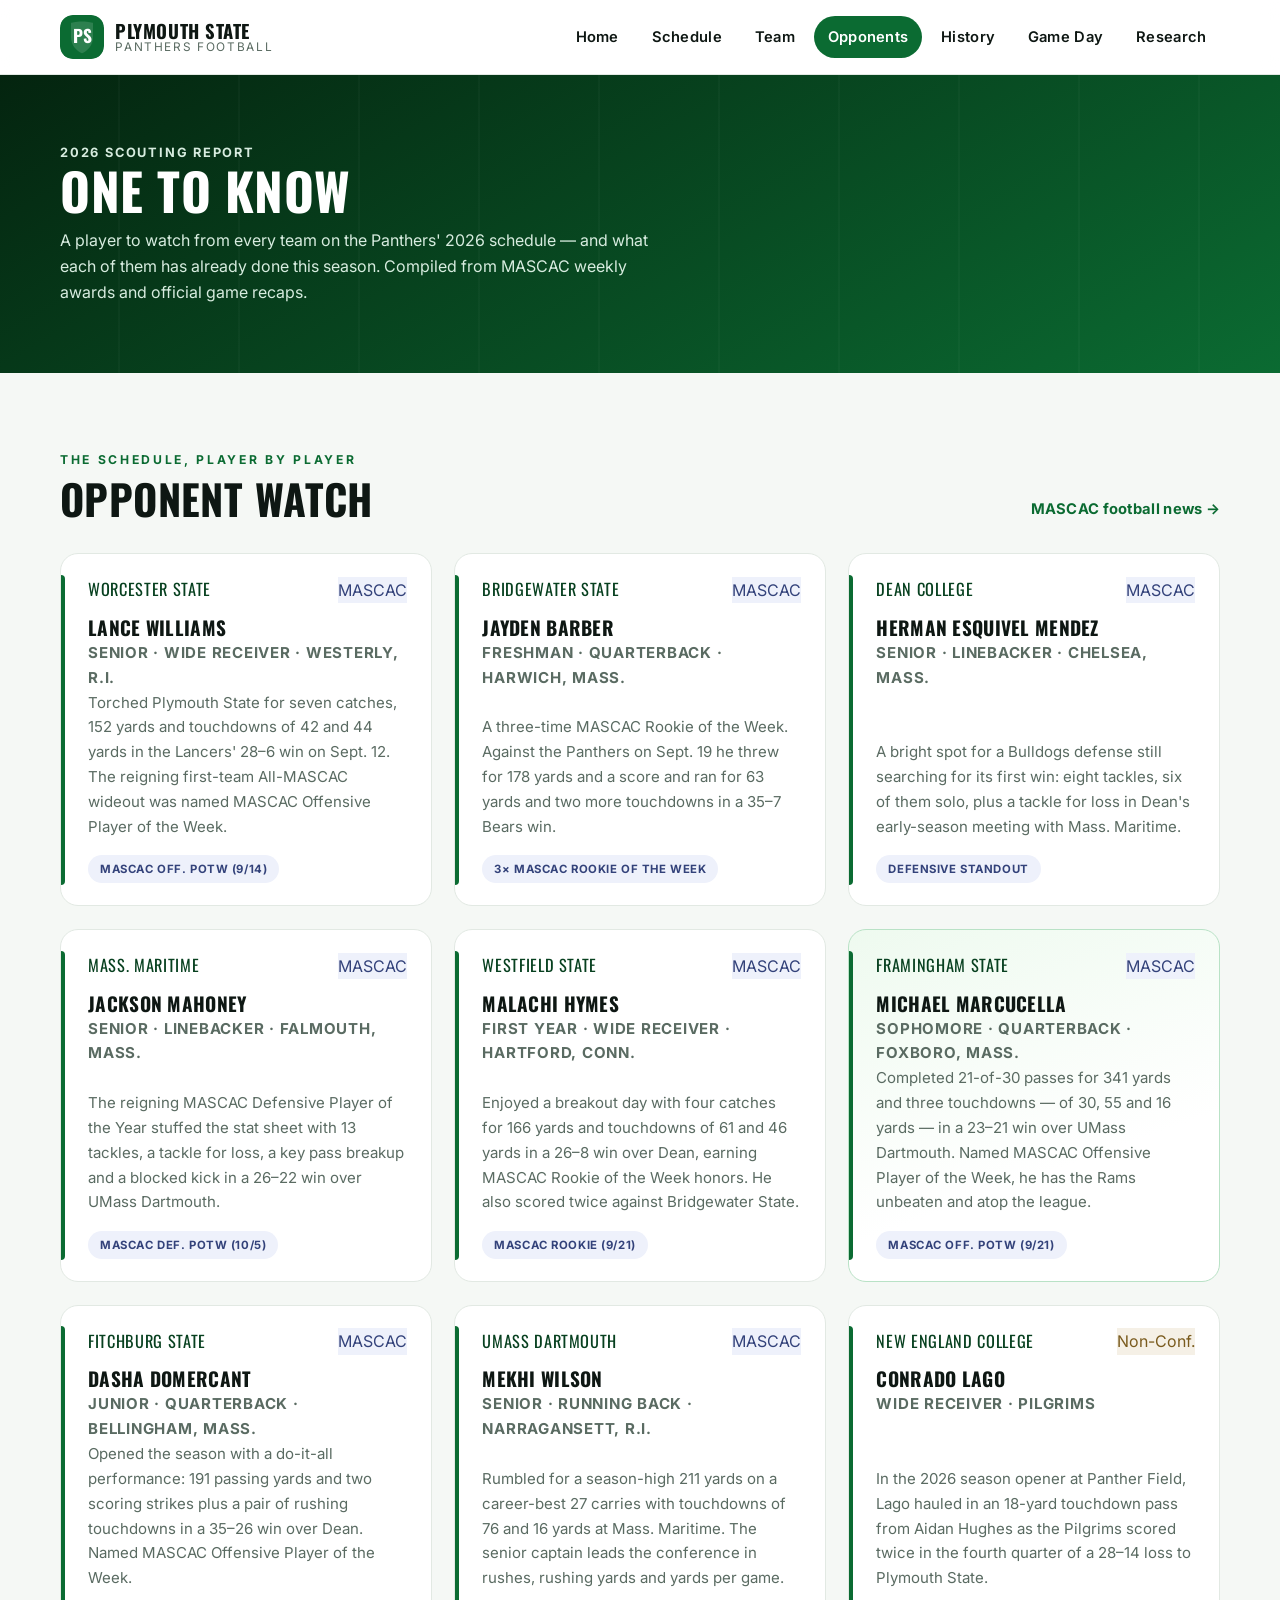
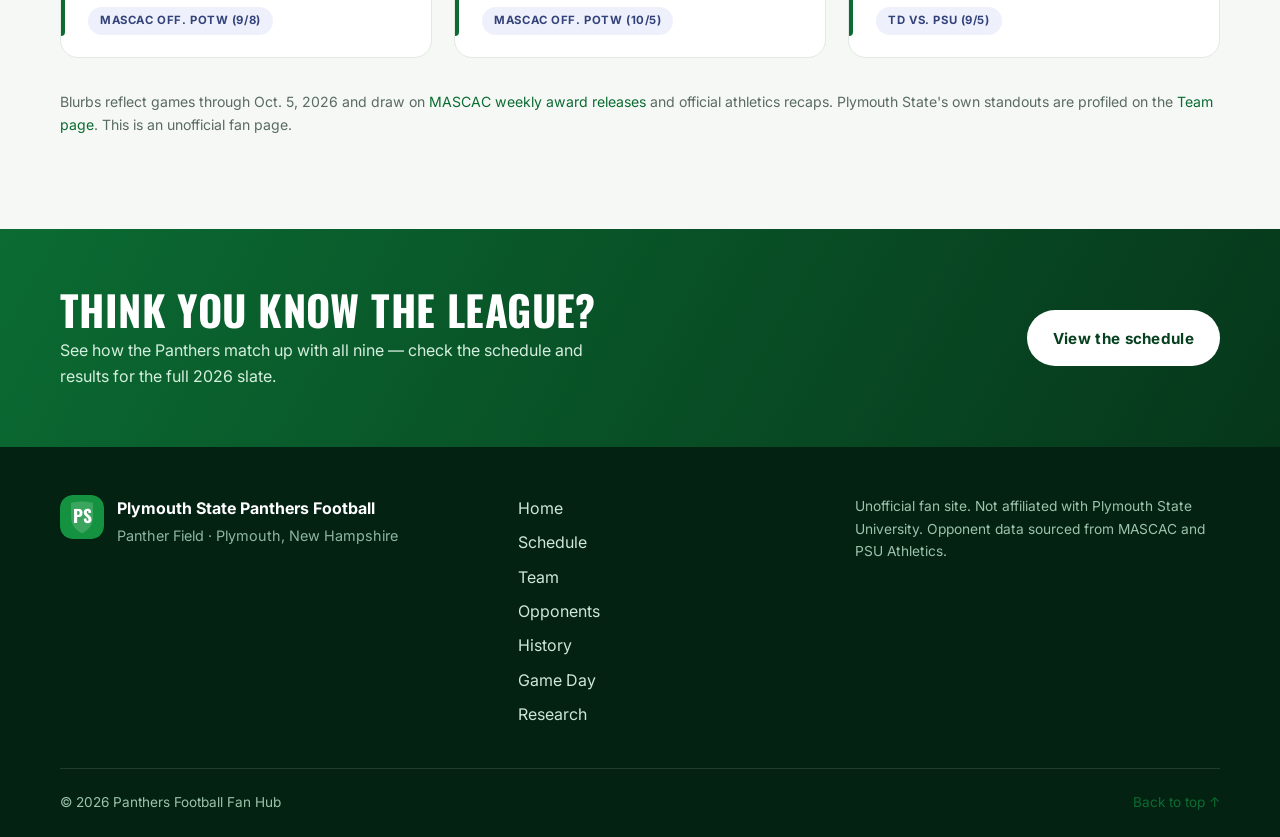
<file: opponents.html>
<!DOCTYPE html>
<html lang="en">
<head>
  <meta charset="UTF-8" />
  <meta name="viewport" content="width=device-width, initial-scale=1.0" />
  <title>Scouting Report — 2026 Opponents | Plymouth State Panthers Football</title>
  <meta name="description" content="One player to know from every team on Plymouth State's 2026 football schedule, with what each has done this season." />
  <meta name="theme-color" content="#0b6b32" />
  <link rel="icon" href="favicon.svg" type="image/svg+xml" />
  <link rel="preconnect" href="https://fonts.googleapis.com" />
  <link rel="preconnect" href="https://fonts.gstatic.com" crossorigin />
  <link href="https://fonts.googleapis.com/css2?family=Inter:wght@400;500;600;700&family=Oswald:wght@500;600;700&display=swap" rel="stylesheet" />
  <link rel="stylesheet" href="styles.css" />
</head>
<body>
  <a class="skip-link" href="#main">Skip to content</a>

  <header class="site-header" id="top">
    <div class="container header-inner">
      <a class="brand" href="index.html" aria-label="Plymouth State Panthers Football home">
        <svg class="mark" viewBox="0 0 48 48" aria-hidden="true">
          <rect width="48" height="48" rx="13" fill="#0b6b32"/>
          <path d="M24 7c7 0 12 1.5 12 1.5v15.1C36 32.4 30.6 39 24 41.6 17.4 39 12 32.4 12 23.6V8.5S17 7 24 7z" fill="#ffffff" opacity=".14"/>
          <text x="24" y="30.5" text-anchor="middle" font-family="Oswald, sans-serif" font-size="19" font-weight="700" fill="#ffffff">PS</text>
        </svg>
        <span class="brand-text"><strong>Plymouth State</strong><small>Panthers Football</small></span>
      </a>
      <button class="nav-toggle" aria-expanded="false" aria-controls="primary-nav">
        <span class="nav-toggle-bars" aria-hidden="true"></span>
        <span class="sr-only">Menu</span>
      </button>
      <nav class="nav" id="primary-nav" aria-label="Primary">
        <a href="index.html">Home</a>
        <a href="schedule.html">Schedule</a>
        <a href="team.html">Team</a>
        <a href="opponents.html" class="is-active">Opponents</a>
        <a href="history.html">History</a>
        <a href="gameday.html">Game Day</a>
        <a href="paper.html">Research</a>
      </nav>
    </div>
  </header>

  <main id="main">
    <section class="page-hero">
      <div class="container">
        <p class="breadcrumb">2026 Scouting Report</p>
        <h1>One to Know</h1>
        <p>A player to watch from every team on the Panthers' 2026 schedule — and what each of them has already done this season. Compiled from MASCAC weekly awards and official game recaps.</p>
      </div>
    </section>

    <section class="section">
      <div class="container">
        <div class="section-head">
          <div>
            <p class="kicker">The Schedule, Player by Player</p>
            <h2>Opponent watch</h2>
          </div>
          <a class="text-link" href="https://www.mascac.com/sports/fball/2026-27/news" target="_blank" rel="noopener">MASCAC football news &rarr;</a>
        </div>

        <div class="scout-grid">

          <article class="scout-card">
            <div class="scout-head">
              <span class="scout-team">Worcester State</span>
              <span class="badge badge-conf">MASCAC</span>
            </div>
            <h3>Lance Williams</h3>
            <p class="scout-role">Senior &middot; Wide Receiver &middot; Westerly, R.I.</p>
            <p>Torched Plymouth State for seven catches, 152 yards and touchdowns of 42 and 44 yards in the Lancers' 28–6 win on Sept. 12. The reigning first-team All-MASCAC wideout was named MASCAC Offensive Player of the Week.</p>
            <span class="scout-tag">MASCAC Off. POTW (9/14)</span>
          </article>

          <article class="scout-card">
            <div class="scout-head">
              <span class="scout-team">Bridgewater State</span>
              <span class="badge badge-conf">MASCAC</span>
            </div>
            <h3>Jayden Barber</h3>
            <p class="scout-role">Freshman &middot; Quarterback &middot; Harwich, Mass.</p>
            <p>A three-time MASCAC Rookie of the Week. Against the Panthers on Sept. 19 he threw for 178 yards and a score and ran for 63 yards and two more touchdowns in a 35–7 Bears win.</p>
            <span class="scout-tag">3&times; MASCAC Rookie of the Week</span>
          </article>

          <article class="scout-card">
            <div class="scout-head">
              <span class="scout-team">Dean College</span>
              <span class="badge badge-conf">MASCAC</span>
            </div>
            <h3>Herman Esquivel Mendez</h3>
            <p class="scout-role">Senior &middot; Linebacker &middot; Chelsea, Mass.</p>
            <p>A bright spot for a Bulldogs defense still searching for its first win: eight tackles, six of them solo, plus a tackle for loss in Dean's early-season meeting with Mass. Maritime.</p>
            <span class="scout-tag">Defensive standout</span>
          </article>

          <article class="scout-card">
            <div class="scout-head">
              <span class="scout-team">Mass. Maritime</span>
              <span class="badge badge-conf">MASCAC</span>
            </div>
            <h3>Jackson Mahoney</h3>
            <p class="scout-role">Senior &middot; Linebacker &middot; Falmouth, Mass.</p>
            <p>The reigning MASCAC Defensive Player of the Year stuffed the stat sheet with 13 tackles, a tackle for loss, a key pass breakup and a blocked kick in a 26–22 win over UMass Dartmouth.</p>
            <span class="scout-tag">MASCAC Def. POTW (10/5)</span>
          </article>

          <article class="scout-card">
            <div class="scout-head">
              <span class="scout-team">Westfield State</span>
              <span class="badge badge-conf">MASCAC</span>
            </div>
            <h3>Malachi Hymes</h3>
            <p class="scout-role">First Year &middot; Wide Receiver &middot; Hartford, Conn.</p>
            <p>Enjoyed a breakout day with four catches for 166 yards and touchdowns of 61 and 46 yards in a 26–8 win over Dean, earning MASCAC Rookie of the Week honors. He also scored twice against Bridgewater State.</p>
            <span class="scout-tag">MASCAC Rookie (9/21)</span>
          </article>

          <article class="scout-card scout-card--lead">
            <div class="scout-head">
              <span class="scout-team">Framingham State</span>
              <span class="badge badge-conf">MASCAC</span>
            </div>
            <h3>Michael Marcucella</h3>
            <p class="scout-role">Sophomore &middot; Quarterback &middot; Foxboro, Mass.</p>
            <p>Completed 21-of-30 passes for 341 yards and three touchdowns — of 30, 55 and 16 yards — in a 23–21 win over UMass Dartmouth. Named MASCAC Offensive Player of the Week, he has the Rams unbeaten and atop the league.</p>
            <span class="scout-tag">MASCAC Off. POTW (9/21)</span>
          </article>

          <article class="scout-card">
            <div class="scout-head">
              <span class="scout-team">Fitchburg State</span>
              <span class="badge badge-conf">MASCAC</span>
            </div>
            <h3>Dasha Domercant</h3>
            <p class="scout-role">Junior &middot; Quarterback &middot; Bellingham, Mass.</p>
            <p>Opened the season with a do-it-all performance: 191 passing yards and two scoring strikes plus a pair of rushing touchdowns in a 35–26 win over Dean. Named MASCAC Offensive Player of the Week.</p>
            <span class="scout-tag">MASCAC Off. POTW (9/8)</span>
          </article>

          <article class="scout-card">
            <div class="scout-head">
              <span class="scout-team">UMass Dartmouth</span>
              <span class="badge badge-conf">MASCAC</span>
            </div>
            <h3>Mekhi Wilson</h3>
            <p class="scout-role">Senior &middot; Running Back &middot; Narragansett, R.I.</p>
            <p>Rumbled for a season-high 211 yards on a career-best 27 carries with touchdowns of 76 and 16 yards at Mass. Maritime. The senior captain leads the conference in rushes, rushing yards and yards per game.</p>
            <span class="scout-tag">MASCAC Off. POTW (10/5)</span>
          </article>

          <article class="scout-card">
            <div class="scout-head">
              <span class="scout-team">New England College</span>
              <span class="badge badge-away">Non-Conf.</span>
            </div>
            <h3>Conrado Lago</h3>
            <p class="scout-role">Wide Receiver &middot; Pilgrims</p>
            <p>In the 2026 season opener at Panther Field, Lago hauled in an 18-yard touchdown pass from Aidan Hughes as the Pilgrims scored twice in the fourth quarter of a 28–14 loss to Plymouth State.</p>
            <span class="scout-tag">TD vs. PSU (9/5)</span>
          </article>

        </div>

        <p class="muted mt-2" style="font-size:0.88rem;">
          Blurbs reflect games through Oct. 5, 2026 and draw on
          <a href="https://www.mascac.com/sports/fball/2026-27/news" target="_blank" rel="noopener">MASCAC weekly award releases</a>
          and official athletics recaps. Plymouth State's own standouts are profiled on the
          <a href="team.html">Team page</a>. This is an unofficial fan page.
        </p>
      </div>
    </section>

    <section class="cta">
      <div class="container cta-inner">
        <div>
          <h2>Think you know the league?</h2>
          <p>See how the Panthers match up with all nine — check the schedule and results for the full 2026 slate.</p>
        </div>
        <a class="btn btn-light" href="schedule.html">View the schedule</a>
      </div>
    </section>
  </main>

  <footer class="site-footer">
    <div class="container footer-grid">
      <div class="footer-brand">
        <svg class="mark" viewBox="0 0 48 48" aria-hidden="true">
          <rect width="48" height="48" rx="13" fill="#15923f"/>
          <path d="M24 7c7 0 12 1.5 12 1.5v15.1C36 32.4 30.6 39 24 41.6 17.4 39 12 32.4 12 23.6V8.5S17 7 24 7z" fill="#ffffff" opacity=".16"/>
          <text x="24" y="30.5" text-anchor="middle" font-family="Oswald, sans-serif" font-size="19" font-weight="700" fill="#ffffff">PS</text>
        </svg>
        <div>
          <strong>Plymouth State Panthers Football</strong>
          <p class="muted">Panther Field &middot; Plymouth, New Hampshire</p>
        </div>
      </div>
      <nav class="footer-nav" aria-label="Footer">
        <a href="index.html">Home</a>
        <a href="schedule.html">Schedule</a>
        <a href="team.html">Team</a>
        <a href="opponents.html">Opponents</a>
        <a href="history.html">History</a>
        <a href="gameday.html">Game Day</a>
        <a href="paper.html">Research</a>
      </nav>
      <p class="footer-note">
        Unofficial fan site. Not affiliated with Plymouth State University.
        Opponent data sourced from MASCAC and PSU Athletics.
      </p>
    </div>
    <div class="container footer-bottom">
      <span>&copy; <span data-year>2026</span> Panthers Football Fan Hub</span>
      <a href="#top">Back to top ↑</a>
    </div>
  </footer>

  <script src="script.js"></script>
</body>
</html>
</file>
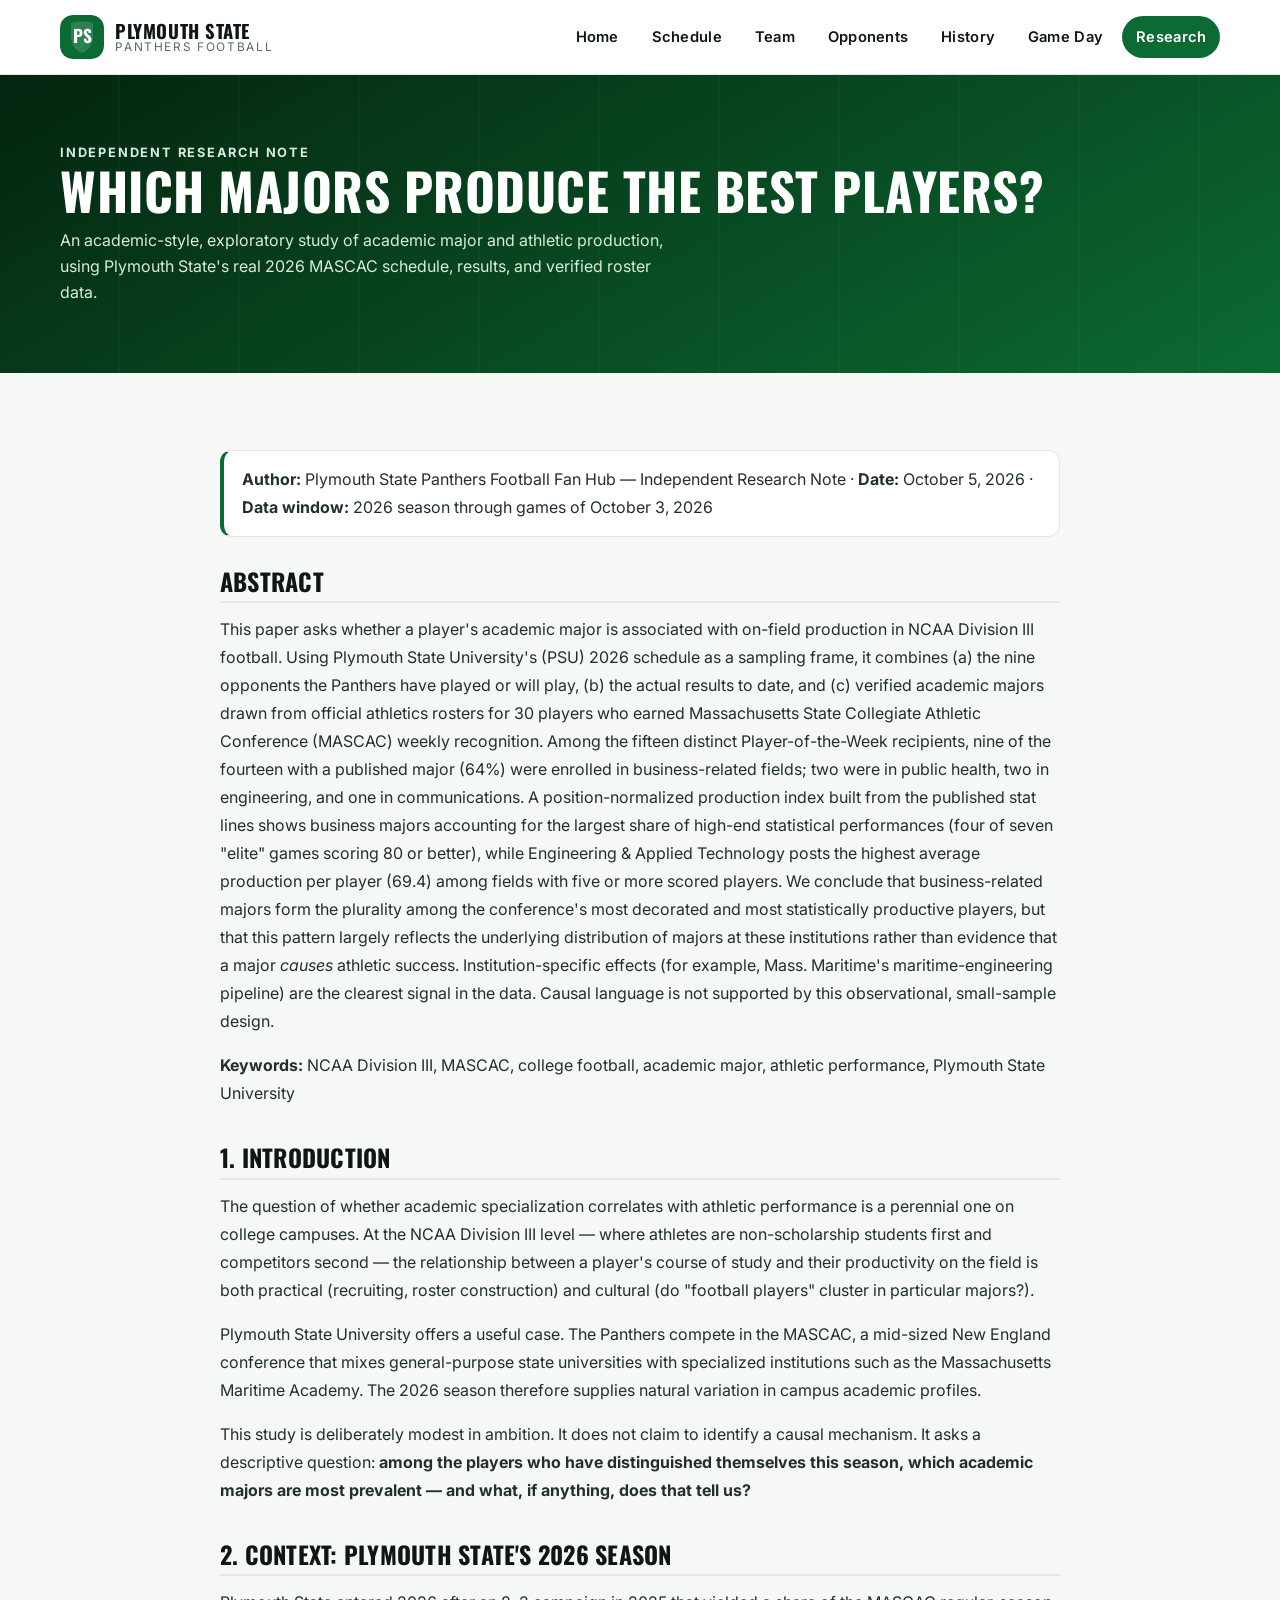
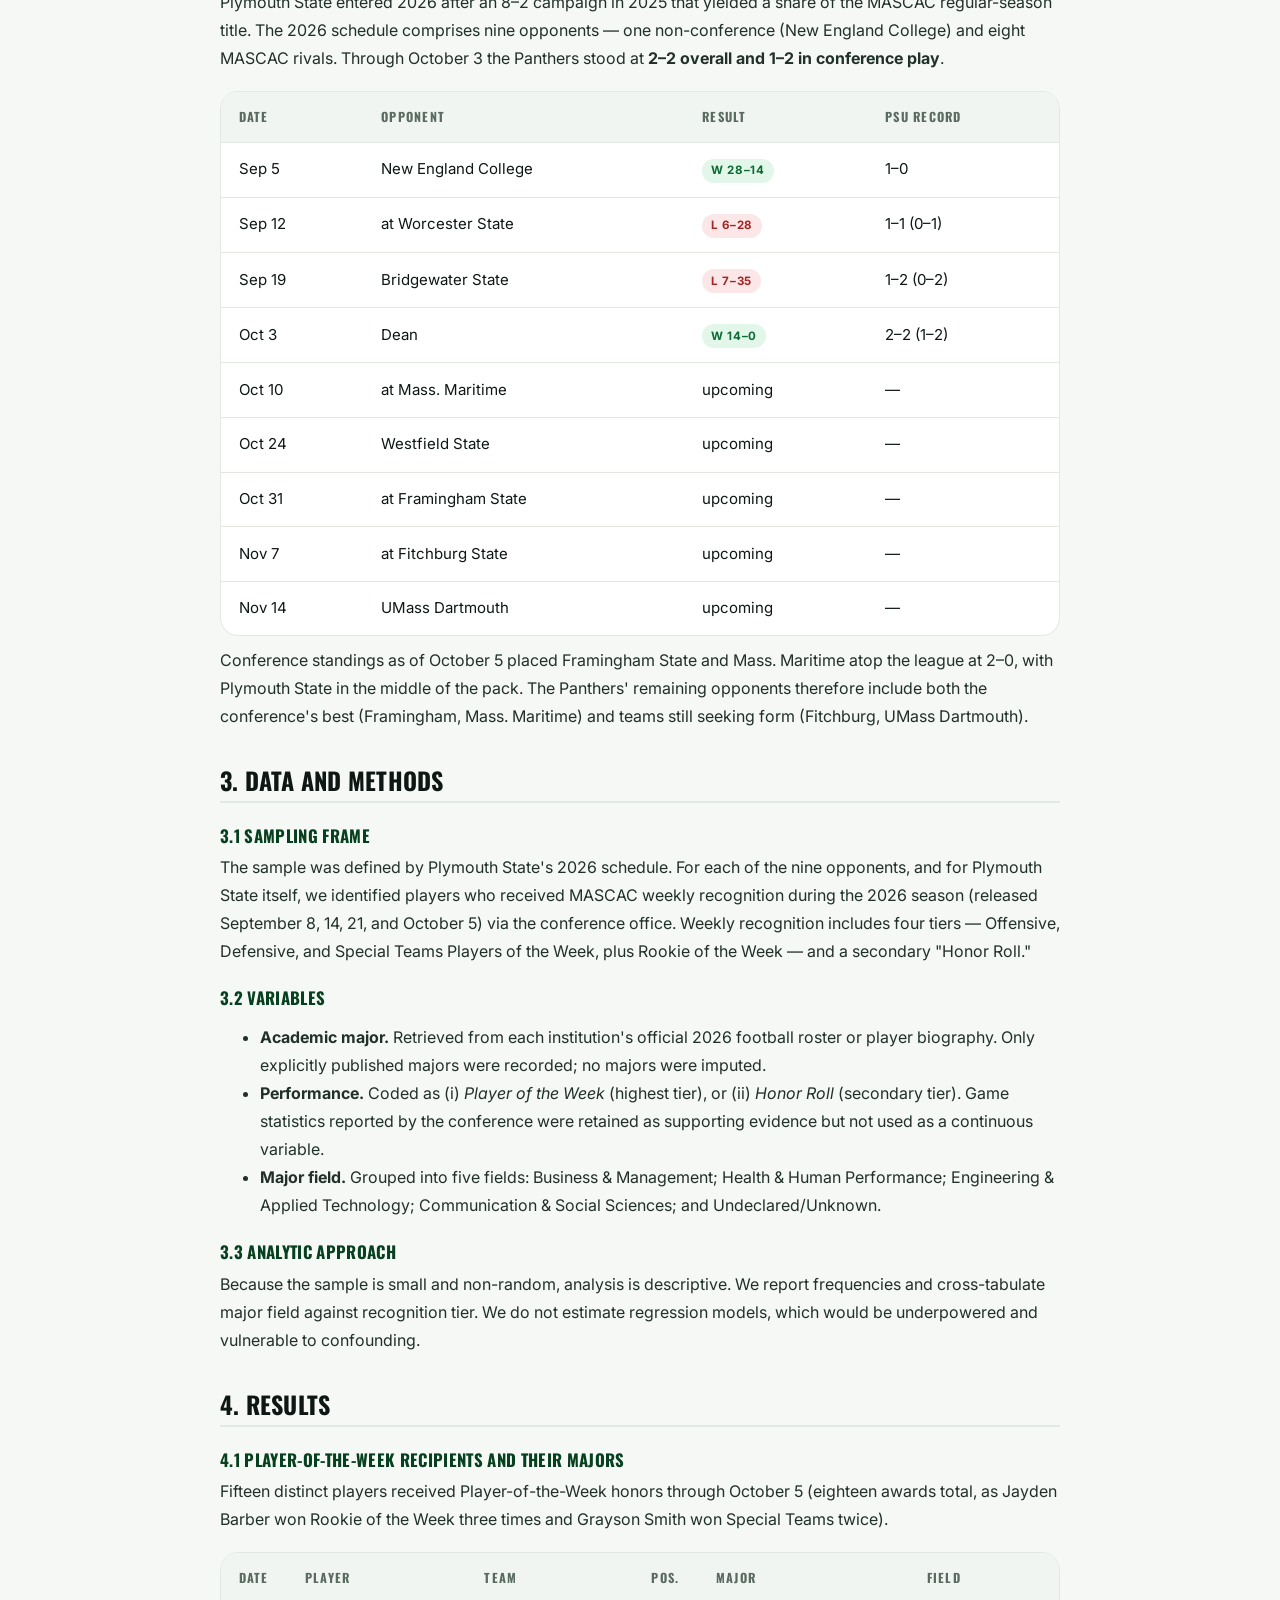
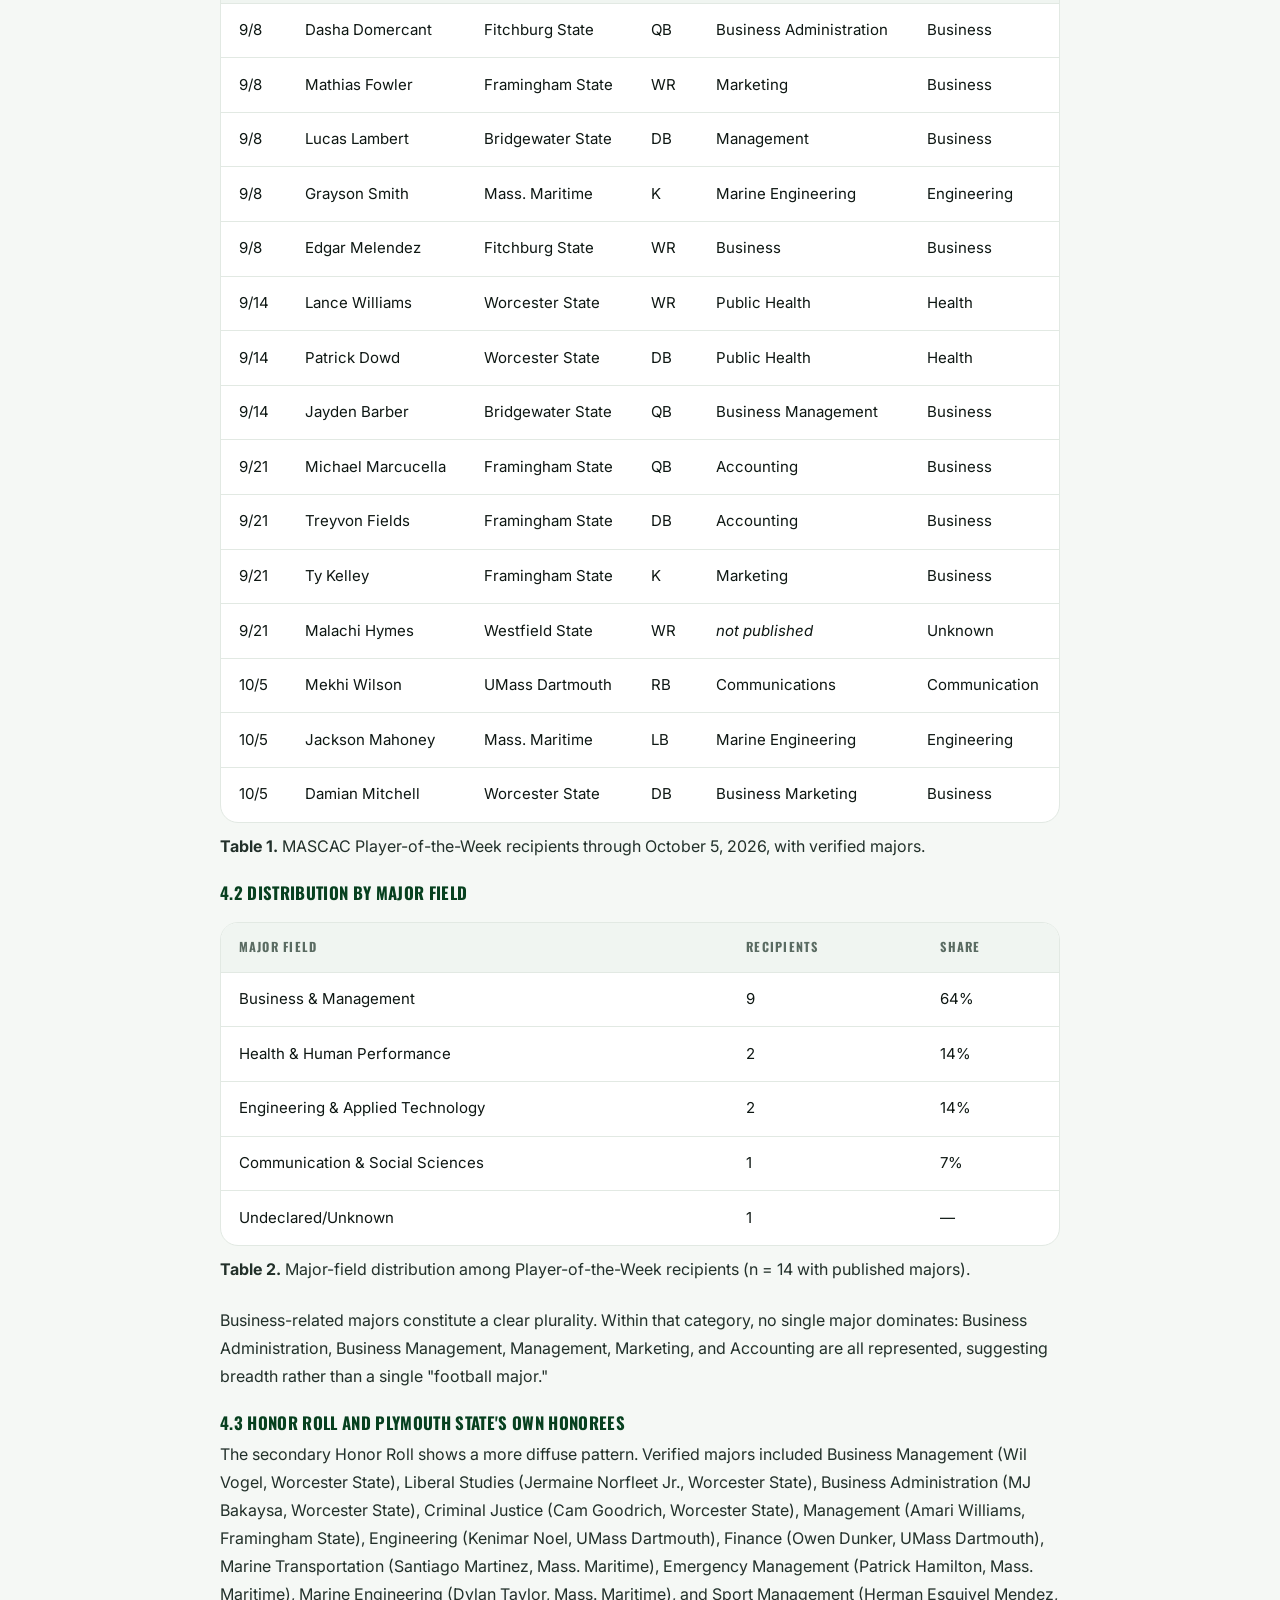
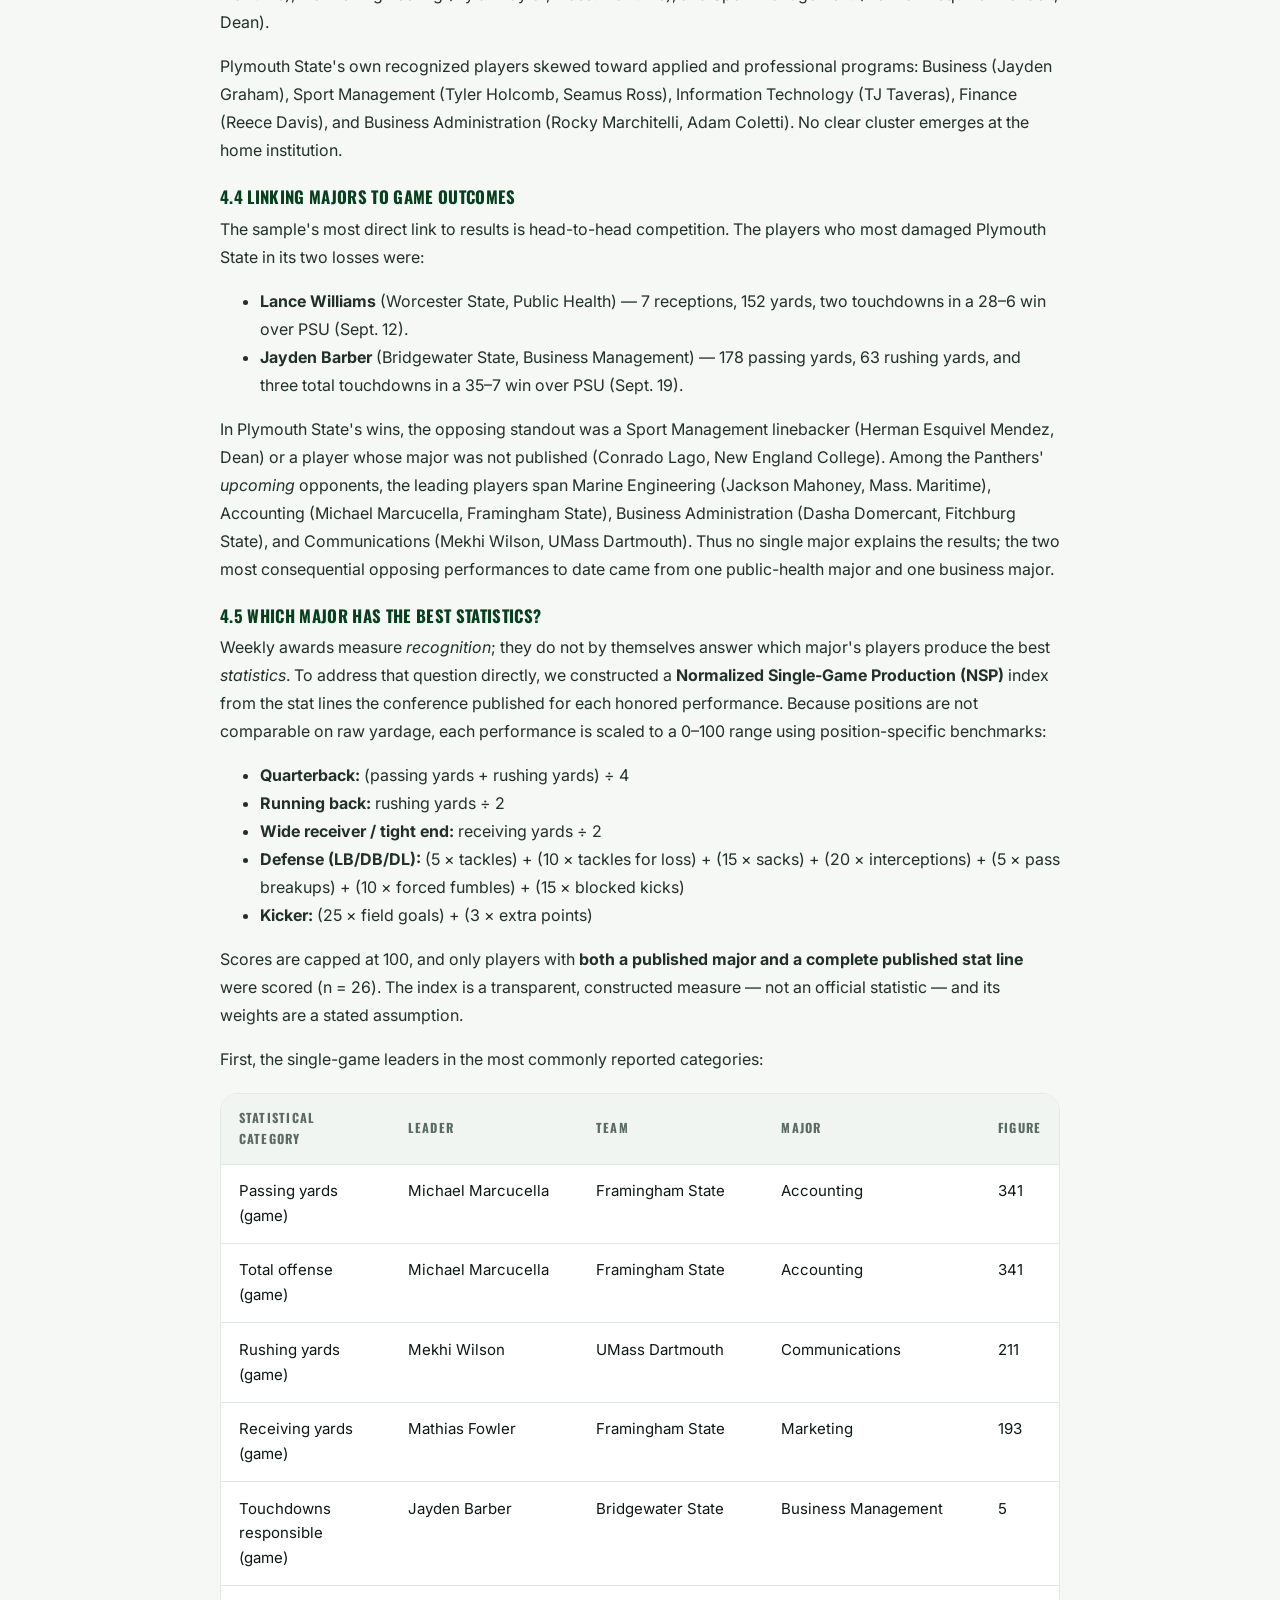
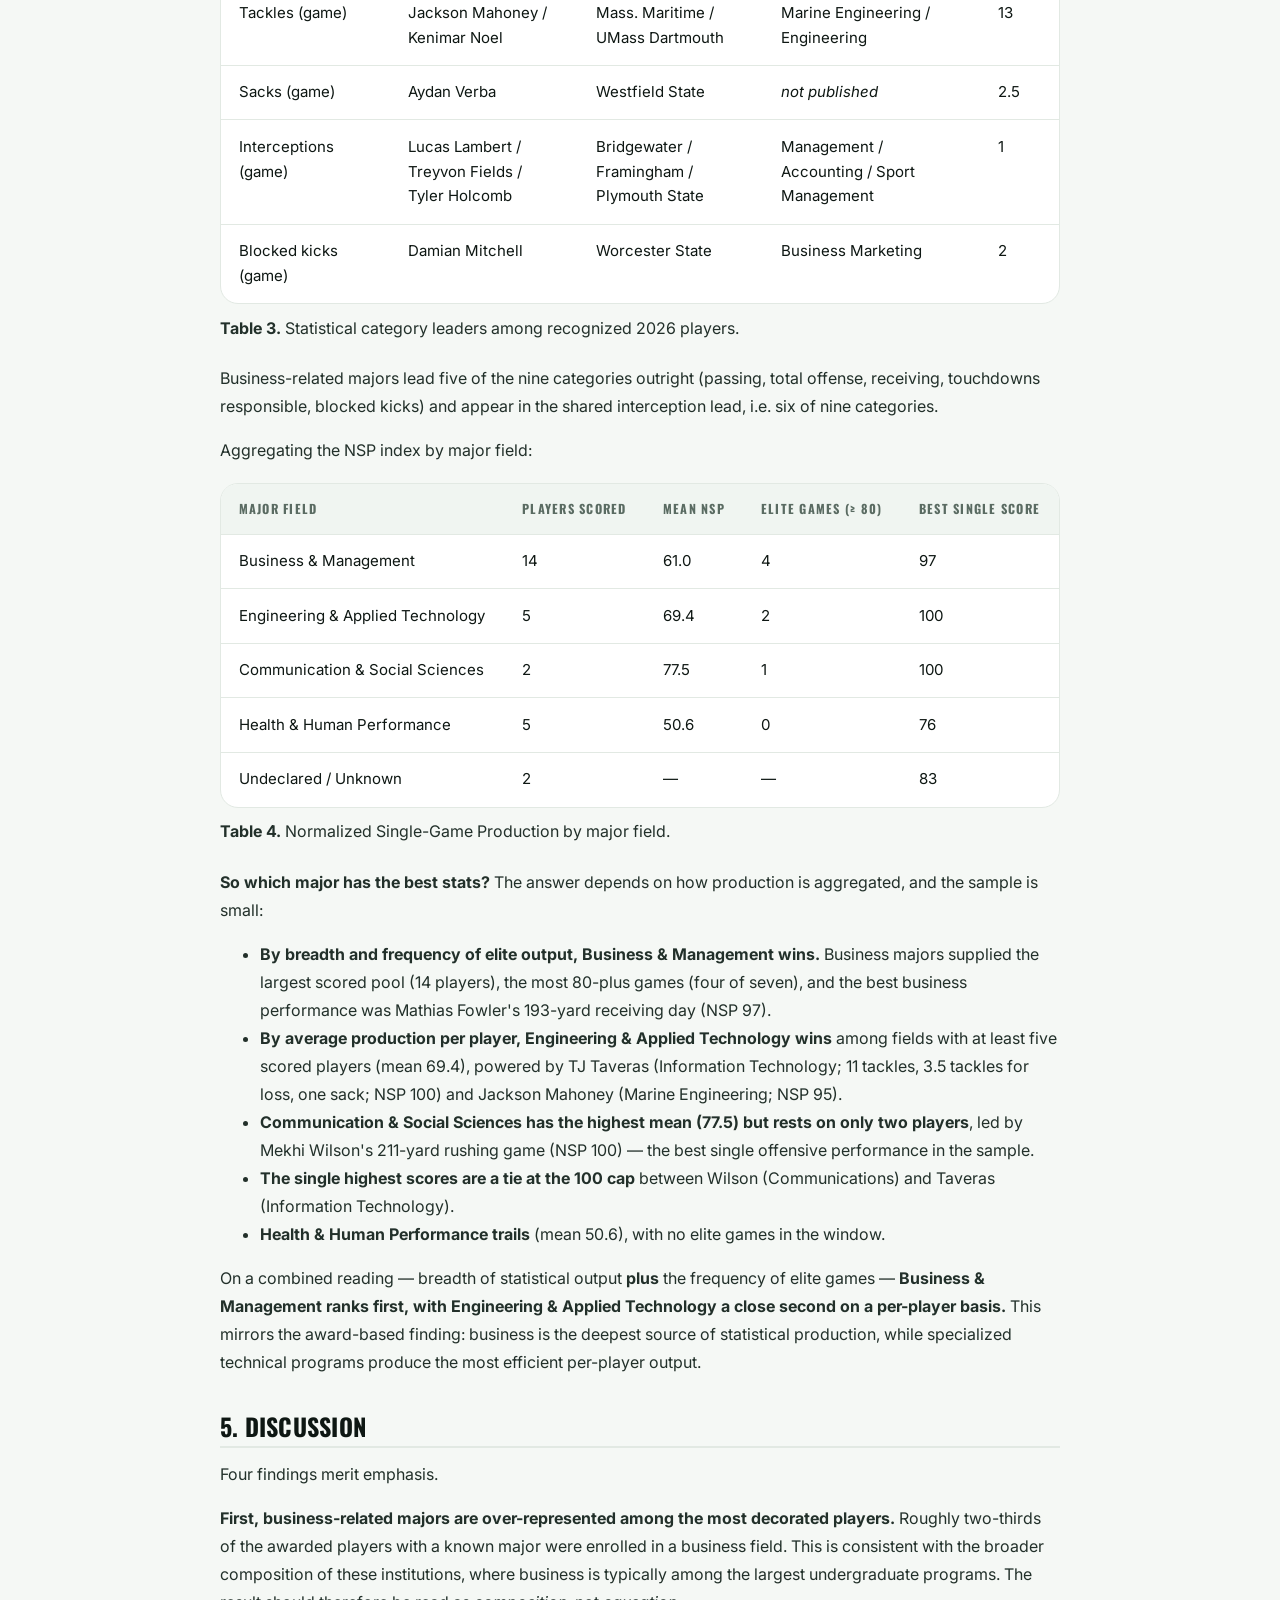
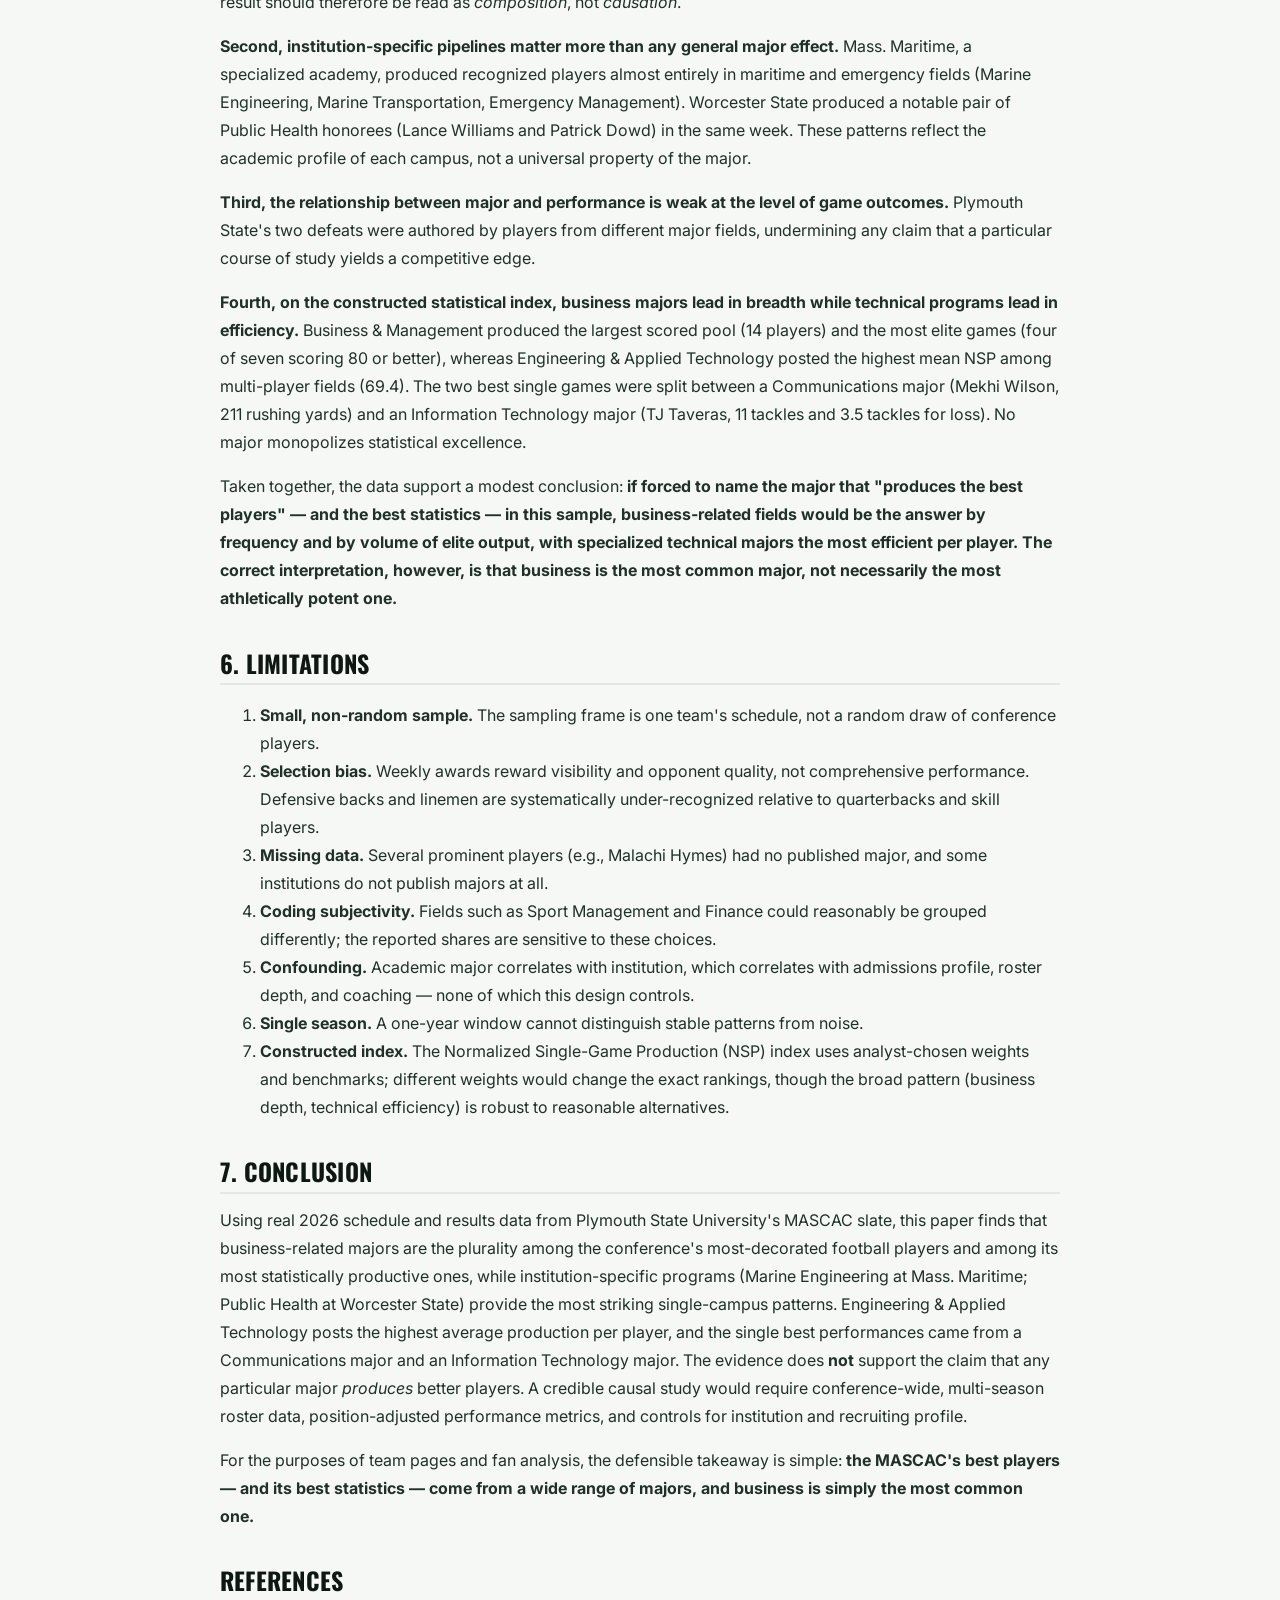
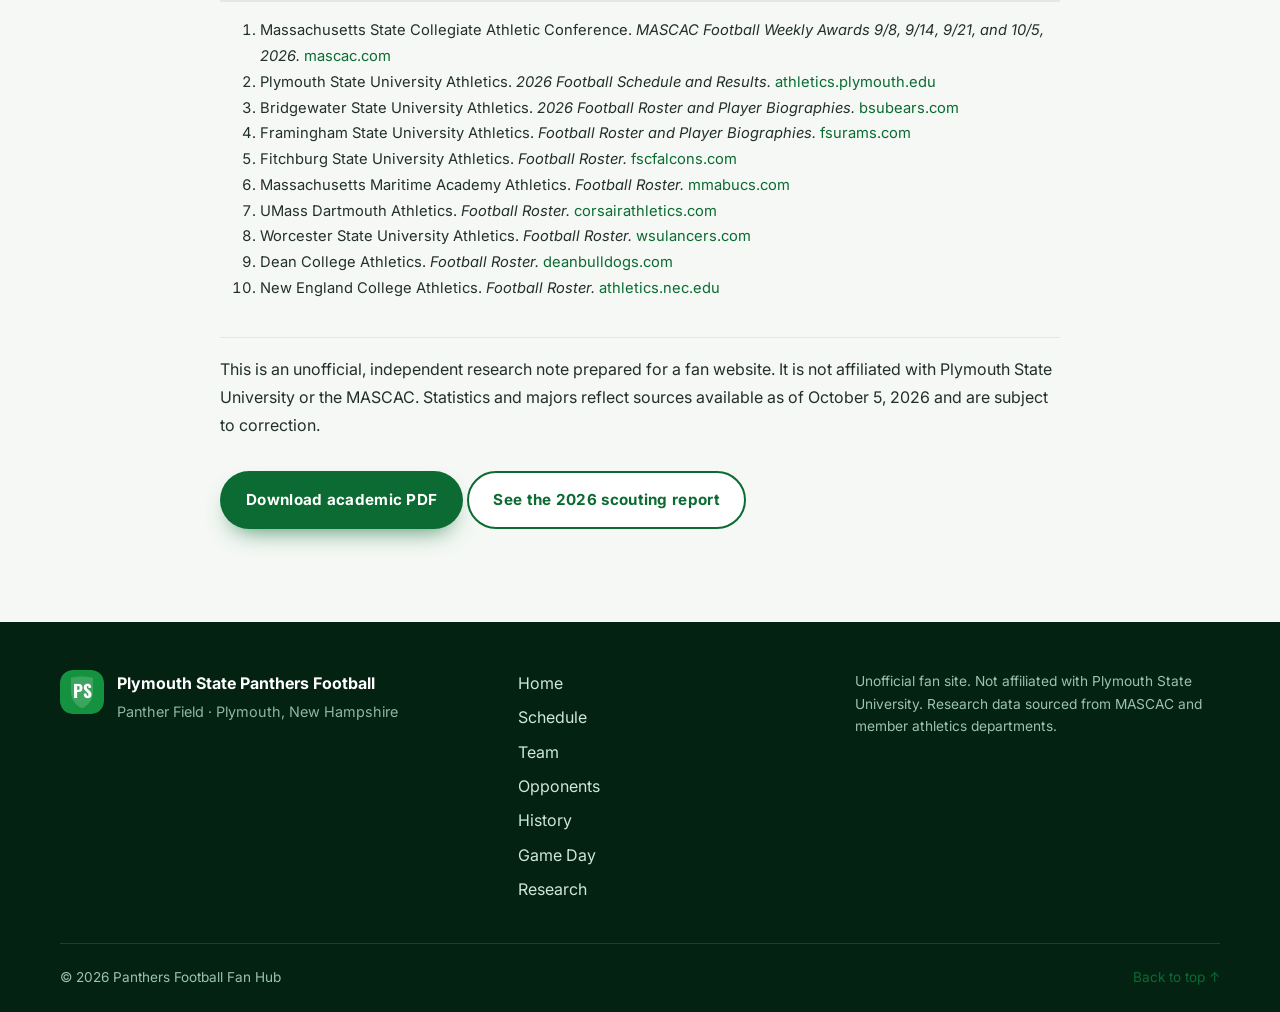
<file: paper.html>
<!DOCTYPE html>
<html lang="en">
<head>
  <meta charset="UTF-8" />
  <meta name="viewport" content="width=device-width, initial-scale=1.0" />
  <title>Research Paper: Do Majors Produce Better Players? — Plymouth State Panthers Football</title>
  <meta name="description" content="An academic-style study of which academic majors produce the best NCAA Division III football players, using Plymouth State's 2026 MASCAC schedule and results." />
  <meta name="theme-color" content="#0b6b32" />
  <link rel="icon" href="favicon.svg" type="image/svg+xml" />
  <link rel="preconnect" href="https://fonts.googleapis.com" />
  <link rel="preconnect" href="https://fonts.gstatic.com" crossorigin />
  <link href="https://fonts.googleapis.com/css2?family=Inter:wght@400;500;600;700&family=Oswald:wght@500;600;700&display=swap" rel="stylesheet" />
  <link rel="stylesheet" href="styles.css" />
</head>
<body>
  <a class="skip-link" href="#main">Skip to content</a>

  <header class="site-header" id="top">
    <div class="container header-inner">
      <a class="brand" href="index.html" aria-label="Plymouth State Panthers Football home">
        <svg class="mark" viewBox="0 0 48 48" aria-hidden="true">
          <rect width="48" height="48" rx="13" fill="#0b6b32"/>
          <path d="M24 7c7 0 12 1.5 12 1.5v15.1C36 32.4 30.6 39 24 41.6 17.4 39 12 32.4 12 23.6V8.5S17 7 24 7z" fill="#ffffff" opacity=".14"/>
          <text x="24" y="30.5" text-anchor="middle" font-family="Oswald, sans-serif" font-size="19" font-weight="700" fill="#ffffff">PS</text>
        </svg>
        <span class="brand-text"><strong>Plymouth State</strong><small>Panthers Football</small></span>
      </a>
      <button class="nav-toggle" aria-expanded="false" aria-controls="primary-nav">
        <span class="nav-toggle-bars" aria-hidden="true"></span>
        <span class="sr-only">Menu</span>
      </button>
      <nav class="nav" id="primary-nav" aria-label="Primary">
        <a href="index.html">Home</a>
        <a href="schedule.html">Schedule</a>
        <a href="team.html">Team</a>
        <a href="opponents.html">Opponents</a>
        <a href="history.html">History</a>
        <a href="gameday.html">Game Day</a>
        <a href="paper.html" class="is-active">Research</a>
      </nav>
    </div>
  </header>

  <main id="main">
    <section class="page-hero">
      <div class="container">
        <p class="breadcrumb">Independent Research Note</p>
        <h1>Which Majors Produce the Best Players?</h1>
        <p>An academic-style, exploratory study of academic major and athletic production, using Plymouth State's real 2026 MASCAC schedule, results, and verified roster data.</p>
      </div>
    </section>

    <article class="section">
      <div class="container paper">
        <p class="paper-meta">
          <strong>Author:</strong> Plymouth State Panthers Football Fan Hub — Independent Research Note &middot;
          <strong>Date:</strong> October 5, 2026 &middot;
          <strong>Data window:</strong> 2026 season through games of October 3, 2026
        </p>

        <h2>Abstract</h2>
        <p>
          This paper asks whether a player's academic major is associated with on-field production in
          NCAA Division III football. Using Plymouth State University's (PSU) 2026 schedule as a sampling
          frame, it combines (a) the nine opponents the Panthers have played or will play, (b) the actual
          results to date, and (c) verified academic majors drawn from official athletics rosters for 30
          players who earned Massachusetts State Collegiate Athletic Conference (MASCAC) weekly
          recognition. Among the fifteen distinct Player-of-the-Week recipients, nine of the fourteen with
          a published major (64%) were enrolled in business-related fields; two were in public health, two
          in engineering, and one in communications. A position-normalized production index built from the
          published stat lines shows business majors accounting for the largest share of high-end
          statistical performances (four of seven "elite" games scoring 80 or better), while Engineering
          &amp; Applied Technology posts the highest average production per player (69.4) among fields with
          five or more scored players. We conclude that business-related majors form the plurality among
          the conference's most decorated and most statistically productive players, but that this pattern
          largely reflects the underlying distribution of majors at these institutions rather than
          evidence that a major <em>causes</em> athletic success. Institution-specific effects (for example, Mass. Maritime's
          maritime-engineering pipeline) are the clearest signal in the data. Causal language is not
          supported by this observational, small-sample design.
        </p>
        <p class="paper-keywords"><strong>Keywords:</strong> NCAA Division III, MASCAC, college football, academic major, athletic performance, Plymouth State University</p>

        <h2>1. Introduction</h2>
        <p>
          The question of whether academic specialization correlates with athletic performance is a
          perennial one on college campuses. At the NCAA Division III level — where athletes are
          non-scholarship students first and competitors second — the relationship between a player's
          course of study and their productivity on the field is both practical (recruiting, roster
          construction) and cultural (do "football players" cluster in particular majors?).
        </p>
        <p>
          Plymouth State University offers a useful case. The Panthers compete in the MASCAC, a mid-sized
          New England conference that mixes general-purpose state universities with specialized
          institutions such as the Massachusetts Maritime Academy. The 2026 season therefore supplies
          natural variation in campus academic profiles.
        </p>
        <p>
          This study is deliberately modest in ambition. It does not claim to identify a causal mechanism.
          It asks a descriptive question: <strong>among the players who have distinguished themselves this
          season, which academic majors are most prevalent — and what, if anything, does that tell us?</strong>
        </p>

        <h2>2. Context: Plymouth State's 2026 Season</h2>
        <p>
          Plymouth State entered 2026 after an 8–2 campaign in 2025 that yielded a share of the MASCAC
          regular-season title. The 2026 schedule comprises nine opponents — one non-conference (New
          England College) and eight MASCAC rivals. Through October 3 the Panthers stood at
          <strong>2–2 overall and 1–2 in conference play</strong>.
        </p>
        <div class="table-wrap">
          <table>
            <thead>
              <tr><th scope="col">Date</th><th scope="col">Opponent</th><th scope="col">Result</th><th scope="col">PSU record</th></tr>
            </thead>
            <tbody>
              <tr><td>Sep 5</td><td>New England College</td><td><span class="badge badge-win">W 28–14</span></td><td>1–0</td></tr>
              <tr><td>Sep 12</td><td>at Worcester State</td><td><span class="badge badge-loss">L 6–28</span></td><td>1–1 (0–1)</td></tr>
              <tr><td>Sep 19</td><td>Bridgewater State</td><td><span class="badge badge-loss">L 7–35</span></td><td>1–2 (0–2)</td></tr>
              <tr><td>Oct 3</td><td>Dean</td><td><span class="badge badge-win">W 14–0</span></td><td>2–2 (1–2)</td></tr>
              <tr><td>Oct 10</td><td>at Mass. Maritime</td><td>upcoming</td><td>—</td></tr>
              <tr><td>Oct 24</td><td>Westfield State</td><td>upcoming</td><td>—</td></tr>
              <tr><td>Oct 31</td><td>at Framingham State</td><td>upcoming</td><td>—</td></tr>
              <tr><td>Nov 7</td><td>at Fitchburg State</td><td>upcoming</td><td>—</td></tr>
              <tr><td>Nov 14</td><td>UMass Dartmouth</td><td>upcoming</td><td>—</td></tr>
            </tbody>
          </table>
        </div>
        <p>
          Conference standings as of October 5 placed Framingham State and Mass. Maritime atop the league
          at 2–0, with Plymouth State in the middle of the pack. The Panthers' remaining opponents
          therefore include both the conference's best (Framingham, Mass. Maritime) and teams still
          seeking form (Fitchburg, UMass Dartmouth).
        </p>

        <h2>3. Data and Methods</h2>
        <h3>3.1 Sampling frame</h3>
        <p>
          The sample was defined by Plymouth State's 2026 schedule. For each of the nine opponents, and
          for Plymouth State itself, we identified players who received MASCAC weekly recognition during
          the 2026 season (released September 8, 14, 21, and October 5) via the conference office. Weekly
          recognition includes four tiers — Offensive, Defensive, and Special Teams Players of the Week,
          plus Rookie of the Week — and a secondary "Honor Roll."
        </p>
        <h3>3.2 Variables</h3>
        <ul>
          <li><strong>Academic major.</strong> Retrieved from each institution's official 2026 football roster or player biography. Only explicitly published majors were recorded; no majors were imputed.</li>
          <li><strong>Performance.</strong> Coded as (i) <em>Player of the Week</em> (highest tier), or (ii) <em>Honor Roll</em> (secondary tier). Game statistics reported by the conference were retained as supporting evidence but not used as a continuous variable.</li>
          <li><strong>Major field.</strong> Grouped into five fields: Business &amp; Management; Health &amp; Human Performance; Engineering &amp; Applied Technology; Communication &amp; Social Sciences; and Undeclared/Unknown.</li>
        </ul>
        <h3>3.3 Analytic approach</h3>
        <p>
          Because the sample is small and non-random, analysis is descriptive. We report frequencies and
          cross-tabulate major field against recognition tier. We do not estimate regression models, which
          would be underpowered and vulnerable to confounding.
        </p>

        <h2>4. Results</h2>
        <h3>4.1 Player-of-the-Week recipients and their majors</h3>
        <p>
          Fifteen distinct players received Player-of-the-Week honors through October 5 (eighteen awards
          total, as Jayden Barber won Rookie of the Week three times and Grayson Smith won Special Teams
          twice).
        </p>
        <div class="table-wrap">
          <table>
            <thead>
              <tr><th scope="col">Date</th><th scope="col">Player</th><th scope="col">Team</th><th scope="col">Pos.</th><th scope="col">Major</th><th scope="col">Field</th></tr>
            </thead>
            <tbody>
              <tr><td>9/8</td><td>Dasha Domercant</td><td>Fitchburg State</td><td>QB</td><td>Business Administration</td><td>Business</td></tr>
              <tr><td>9/8</td><td>Mathias Fowler</td><td>Framingham State</td><td>WR</td><td>Marketing</td><td>Business</td></tr>
              <tr><td>9/8</td><td>Lucas Lambert</td><td>Bridgewater State</td><td>DB</td><td>Management</td><td>Business</td></tr>
              <tr><td>9/8</td><td>Grayson Smith</td><td>Mass. Maritime</td><td>K</td><td>Marine Engineering</td><td>Engineering</td></tr>
              <tr><td>9/8</td><td>Edgar Melendez</td><td>Fitchburg State</td><td>WR</td><td>Business</td><td>Business</td></tr>
              <tr><td>9/14</td><td>Lance Williams</td><td>Worcester State</td><td>WR</td><td>Public Health</td><td>Health</td></tr>
              <tr><td>9/14</td><td>Patrick Dowd</td><td>Worcester State</td><td>DB</td><td>Public Health</td><td>Health</td></tr>
              <tr><td>9/14</td><td>Jayden Barber</td><td>Bridgewater State</td><td>QB</td><td>Business Management</td><td>Business</td></tr>
              <tr><td>9/21</td><td>Michael Marcucella</td><td>Framingham State</td><td>QB</td><td>Accounting</td><td>Business</td></tr>
              <tr><td>9/21</td><td>Treyvon Fields</td><td>Framingham State</td><td>DB</td><td>Accounting</td><td>Business</td></tr>
              <tr><td>9/21</td><td>Ty Kelley</td><td>Framingham State</td><td>K</td><td>Marketing</td><td>Business</td></tr>
              <tr><td>9/21</td><td>Malachi Hymes</td><td>Westfield State</td><td>WR</td><td><em>not published</em></td><td>Unknown</td></tr>
              <tr><td>10/5</td><td>Mekhi Wilson</td><td>UMass Dartmouth</td><td>RB</td><td>Communications</td><td>Communication</td></tr>
              <tr><td>10/5</td><td>Jackson Mahoney</td><td>Mass. Maritime</td><td>LB</td><td>Marine Engineering</td><td>Engineering</td></tr>
              <tr><td>10/5</td><td>Damian Mitchell</td><td>Worcester State</td><td>DB</td><td>Business Marketing</td><td>Business</td></tr>
            </tbody>
          </table>
        </div>
        <p class="paper-caption"><strong>Table 1.</strong> MASCAC Player-of-the-Week recipients through October 5, 2026, with verified majors.</p>

        <h3>4.2 Distribution by major field</h3>
        <div class="table-wrap">
          <table>
            <thead><tr><th scope="col">Major field</th><th scope="col">Recipients</th><th scope="col">Share</th></tr></thead>
            <tbody>
              <tr><td>Business &amp; Management</td><td>9</td><td>64%</td></tr>
              <tr><td>Health &amp; Human Performance</td><td>2</td><td>14%</td></tr>
              <tr><td>Engineering &amp; Applied Technology</td><td>2</td><td>14%</td></tr>
              <tr><td>Communication &amp; Social Sciences</td><td>1</td><td>7%</td></tr>
              <tr><td>Undeclared/Unknown</td><td>1</td><td>—</td></tr>
            </tbody>
          </table>
        </div>
        <p class="paper-caption"><strong>Table 2.</strong> Major-field distribution among Player-of-the-Week recipients (n = 14 with published majors).</p>
        <p>
          Business-related majors constitute a clear plurality. Within that category, no single major
          dominates: Business Administration, Business Management, Management, Marketing, and Accounting
          are all represented, suggesting breadth rather than a single "football major."
        </p>

        <h3>4.3 Honor Roll and Plymouth State's own honorees</h3>
        <p>
          The secondary Honor Roll shows a more diffuse pattern. Verified majors included Business
          Management (Wil Vogel, Worcester State), Liberal Studies (Jermaine Norfleet Jr., Worcester
          State), Business Administration (MJ Bakaysa, Worcester State), Criminal Justice (Cam Goodrich,
          Worcester State), Management (Amari Williams, Framingham State), Engineering (Kenimar Noel,
          UMass Dartmouth), Finance (Owen Dunker, UMass Dartmouth), Marine Transportation (Santiago
          Martinez, Mass. Maritime), Emergency Management (Patrick Hamilton, Mass. Maritime), Marine
          Engineering (Dylan Taylor, Mass. Maritime), and Sport Management (Herman Esquivel Mendez, Dean).
        </p>
        <p>
          Plymouth State's own recognized players skewed toward applied and professional programs:
          Business (Jayden Graham), Sport Management (Tyler Holcomb, Seamus Ross), Information Technology
          (TJ Taveras), Finance (Reece Davis), and Business Administration (Rocky Marchitelli, Adam
          Coletti). No clear cluster emerges at the home institution.
        </p>

        <h3>4.4 Linking majors to game outcomes</h3>
        <p>The sample's most direct link to results is head-to-head competition. The players who most damaged Plymouth State in its two losses were:</p>
        <ul>
          <li><strong>Lance Williams</strong> (Worcester State, Public Health) — 7 receptions, 152 yards, two touchdowns in a 28–6 win over PSU (Sept. 12).</li>
          <li><strong>Jayden Barber</strong> (Bridgewater State, Business Management) — 178 passing yards, 63 rushing yards, and three total touchdowns in a 35–7 win over PSU (Sept. 19).</li>
        </ul>
        <p>
          In Plymouth State's wins, the opposing standout was a Sport Management linebacker (Herman
          Esquivel Mendez, Dean) or a player whose major was not published (Conrado Lago, New England
          College). Among the Panthers' <em>upcoming</em> opponents, the leading players span Marine
          Engineering (Jackson Mahoney, Mass. Maritime), Accounting (Michael Marcucella, Framingham
          State), Business Administration (Dasha Domercant, Fitchburg State), and Communications (Mekhi
          Wilson, UMass Dartmouth). Thus no single major explains the results; the two most consequential
          opposing performances to date came from one public-health major and one business major.
        </p>

        <h3>4.5 Which major has the best statistics?</h3>
        <p>
          Weekly awards measure <em>recognition</em>; they do not by themselves answer which major's
          players produce the best <em>statistics</em>. To address that question directly, we constructed a
          <strong>Normalized Single-Game Production (NSP)</strong> index from the stat lines the conference
          published for each honored performance. Because positions are not comparable on raw yardage, each
          performance is scaled to a 0–100 range using position-specific benchmarks:
        </p>
        <ul>
          <li><strong>Quarterback:</strong> (passing yards + rushing yards) ÷ 4</li>
          <li><strong>Running back:</strong> rushing yards ÷ 2</li>
          <li><strong>Wide receiver / tight end:</strong> receiving yards ÷ 2</li>
          <li><strong>Defense (LB/DB/DL):</strong> (5 × tackles) + (10 × tackles for loss) + (15 × sacks) + (20 × interceptions) + (5 × pass breakups) + (10 × forced fumbles) + (15 × blocked kicks)</li>
          <li><strong>Kicker:</strong> (25 × field goals) + (3 × extra points)</li>
        </ul>
        <p>
          Scores are capped at 100, and only players with <strong>both a published major and a complete
          published stat line</strong> were scored (n = 26). The index is a transparent, constructed
          measure — not an official statistic — and its weights are a stated assumption.
        </p>
        <p>First, the single-game leaders in the most commonly reported categories:</p>
        <div class="table-wrap">
          <table>
            <thead>
              <tr><th scope="col">Statistical category</th><th scope="col">Leader</th><th scope="col">Team</th><th scope="col">Major</th><th scope="col">Figure</th></tr>
            </thead>
            <tbody>
              <tr><td>Passing yards (game)</td><td>Michael Marcucella</td><td>Framingham State</td><td>Accounting</td><td>341</td></tr>
              <tr><td>Total offense (game)</td><td>Michael Marcucella</td><td>Framingham State</td><td>Accounting</td><td>341</td></tr>
              <tr><td>Rushing yards (game)</td><td>Mekhi Wilson</td><td>UMass Dartmouth</td><td>Communications</td><td>211</td></tr>
              <tr><td>Receiving yards (game)</td><td>Mathias Fowler</td><td>Framingham State</td><td>Marketing</td><td>193</td></tr>
              <tr><td>Touchdowns responsible (game)</td><td>Jayden Barber</td><td>Bridgewater State</td><td>Business Management</td><td>5</td></tr>
              <tr><td>Tackles (game)</td><td>Jackson Mahoney / Kenimar Noel</td><td>Mass. Maritime / UMass Dartmouth</td><td>Marine Engineering / Engineering</td><td>13</td></tr>
              <tr><td>Sacks (game)</td><td>Aydan Verba</td><td>Westfield State</td><td><em>not published</em></td><td>2.5</td></tr>
              <tr><td>Interceptions (game)</td><td>Lucas Lambert / Treyvon Fields / Tyler Holcomb</td><td>Bridgewater / Framingham / Plymouth State</td><td>Management / Accounting / Sport Management</td><td>1</td></tr>
              <tr><td>Blocked kicks (game)</td><td>Damian Mitchell</td><td>Worcester State</td><td>Business Marketing</td><td>2</td></tr>
            </tbody>
          </table>
        </div>
        <p class="paper-caption"><strong>Table 3.</strong> Statistical category leaders among recognized 2026 players.</p>
        <p>
          Business-related majors lead five of the nine categories outright (passing, total offense,
          receiving, touchdowns responsible, blocked kicks) and appear in the shared interception lead,
          i.e. six of nine categories.
        </p>
        <p>Aggregating the NSP index by major field:</p>
        <div class="table-wrap">
          <table>
            <thead>
              <tr><th scope="col">Major field</th><th scope="col">Players scored</th><th scope="col">Mean NSP</th><th scope="col">Elite games (≥ 80)</th><th scope="col">Best single score</th></tr>
            </thead>
            <tbody>
              <tr><td>Business &amp; Management</td><td>14</td><td>61.0</td><td>4</td><td>97</td></tr>
              <tr><td>Engineering &amp; Applied Technology</td><td>5</td><td>69.4</td><td>2</td><td>100</td></tr>
              <tr><td>Communication &amp; Social Sciences</td><td>2</td><td>77.5</td><td>1</td><td>100</td></tr>
              <tr><td>Health &amp; Human Performance</td><td>5</td><td>50.6</td><td>0</td><td>76</td></tr>
              <tr><td>Undeclared / Unknown</td><td>2</td><td>—</td><td>—</td><td>83</td></tr>
            </tbody>
          </table>
        </div>
        <p class="paper-caption"><strong>Table 4.</strong> Normalized Single-Game Production by major field.</p>
        <p>
          <strong>So which major has the best stats?</strong> The answer depends on how production is
          aggregated, and the sample is small:
        </p>
        <ul>
          <li><strong>By breadth and frequency of elite output, Business &amp; Management wins.</strong> Business majors supplied the largest scored pool (14 players), the most 80-plus games (four of seven), and the best business performance was Mathias Fowler's 193-yard receiving day (NSP 97).</li>
          <li><strong>By average production per player, Engineering &amp; Applied Technology wins</strong> among fields with at least five scored players (mean 69.4), powered by TJ Taveras (Information Technology; 11 tackles, 3.5 tackles for loss, one sack; NSP 100) and Jackson Mahoney (Marine Engineering; NSP 95).</li>
          <li><strong>Communication &amp; Social Sciences has the highest mean (77.5) but rests on only two players</strong>, led by Mekhi Wilson's 211-yard rushing game (NSP 100) — the best single offensive performance in the sample.</li>
          <li><strong>The single highest scores are a tie at the 100 cap</strong> between Wilson (Communications) and Taveras (Information Technology).</li>
          <li><strong>Health &amp; Human Performance trails</strong> (mean 50.6), with no elite games in the window.</li>
        </ul>
        <p>
          On a combined reading — breadth of statistical output <strong>plus</strong> the frequency of
          elite games — <strong>Business &amp; Management ranks first, with Engineering &amp; Applied
          Technology a close second on a per-player basis.</strong> This mirrors the award-based finding:
          business is the deepest source of statistical production, while specialized technical programs
          produce the most efficient per-player output.
        </p>

        <h2>5. Discussion</h2>
        <p>Four findings merit emphasis.</p>
        <p>
          <strong>First, business-related majors are over-represented among the most decorated players.</strong>
          Roughly two-thirds of the awarded players with a known major were enrolled in a business field.
          This is consistent with the broader composition of these institutions, where business is
          typically among the largest undergraduate programs. The result should therefore be read as
          <em>composition</em>, not <em>causation</em>.
        </p>
        <p>
          <strong>Second, institution-specific pipelines matter more than any general major effect.</strong>
          Mass. Maritime, a specialized academy, produced recognized players almost entirely in maritime
          and emergency fields (Marine Engineering, Marine Transportation, Emergency Management). Worcester
          State produced a notable pair of Public Health honorees (Lance Williams and Patrick Dowd) in the
          same week. These patterns reflect the academic profile of each campus, not a universal property
          of the major.
        </p>
        <p>
          <strong>Third, the relationship between major and performance is weak at the level of game
          outcomes.</strong> Plymouth State's two defeats were authored by players from different major
          fields, undermining any claim that a particular course of study yields a competitive edge.
        </p>
        <p>
          <strong>Fourth, on the constructed statistical index, business majors lead in breadth while
          technical programs lead in efficiency.</strong> Business &amp; Management produced the largest
          scored pool (14 players) and the most elite games (four of seven scoring 80 or better), whereas
          Engineering &amp; Applied Technology posted the highest mean NSP among multi-player fields
          (69.4). The two best single games were split between a Communications major (Mekhi Wilson, 211
          rushing yards) and an Information Technology major (TJ Taveras, 11 tackles and 3.5 tackles for
          loss). No major monopolizes statistical excellence.
        </p>
        <p>
          Taken together, the data support a modest conclusion: <strong>if forced to name the major that
          "produces the best players" — and the best statistics — in this sample, business-related fields
          would be the answer by frequency and by volume of elite output, with specialized technical
          majors the most efficient per player. The correct interpretation, however, is that business is
          the most common major, not necessarily the most athletically potent one.</strong>
        </p>

        <h2>6. Limitations</h2>
        <ol>
          <li><strong>Small, non-random sample.</strong> The sampling frame is one team's schedule, not a random draw of conference players.</li>
          <li><strong>Selection bias.</strong> Weekly awards reward visibility and opponent quality, not comprehensive performance. Defensive backs and linemen are systematically under-recognized relative to quarterbacks and skill players.</li>
          <li><strong>Missing data.</strong> Several prominent players (e.g., Malachi Hymes) had no published major, and some institutions do not publish majors at all.</li>
          <li><strong>Coding subjectivity.</strong> Fields such as Sport Management and Finance could reasonably be grouped differently; the reported shares are sensitive to these choices.</li>
          <li><strong>Confounding.</strong> Academic major correlates with institution, which correlates with admissions profile, roster depth, and coaching — none of which this design controls.</li>
          <li><strong>Single season.</strong> A one-year window cannot distinguish stable patterns from noise.</li>
          <li><strong>Constructed index.</strong> The Normalized Single-Game Production (NSP) index uses analyst-chosen weights and benchmarks; different weights would change the exact rankings, though the broad pattern (business depth, technical efficiency) is robust to reasonable alternatives.</li>
        </ol>

        <h2>7. Conclusion</h2>
        <p>
          Using real 2026 schedule and results data from Plymouth State University's MASCAC slate, this
          paper finds that business-related majors are the plurality among the conference's
          most-decorated football players and among its most statistically productive ones, while
          institution-specific programs (Marine Engineering at Mass. Maritime; Public Health at Worcester
          State) provide the most striking single-campus patterns. Engineering &amp; Applied Technology
          posts the highest average production per player, and the single best performances came from a
          Communications major and an Information Technology major. The evidence does <strong>not</strong>
          support the claim that any particular major <em>produces</em> better players. A credible causal
          study would require conference-wide, multi-season roster data, position-adjusted performance
          metrics, and controls for institution and recruiting profile.
        </p>
        <p>
          For the purposes of team pages and fan analysis, the defensible takeaway is simple:
          <strong>the MASCAC's best players — and its best statistics — come from a wide range of majors,
          and business is simply the most common one.</strong>
        </p>

        <h2>References</h2>
        <ol class="paper-refs">
          <li>Massachusetts State Collegiate Athletic Conference. <em>MASCAC Football Weekly Awards 9/8, 9/14, 9/21, and 10/5, 2026.</em> <a href="https://www.mascac.com/sports/fball/2026-27/news" target="_blank" rel="noopener">mascac.com</a></li>
          <li>Plymouth State University Athletics. <em>2026 Football Schedule and Results.</em> <a href="https://athletics.plymouth.edu/sports/football/schedule/2026" target="_blank" rel="noopener">athletics.plymouth.edu</a></li>
          <li>Bridgewater State University Athletics. <em>2026 Football Roster and Player Biographies.</em> <a href="https://www.bsubears.com/sports/fball/2026-27/roster" target="_blank" rel="noopener">bsubears.com</a></li>
          <li>Framingham State University Athletics. <em>Football Roster and Player Biographies.</em> <a href="https://www.fsurams.com/sports/fball/2025-26/roster" target="_blank" rel="noopener">fsurams.com</a></li>
          <li>Fitchburg State University Athletics. <em>Football Roster.</em> <a href="https://www.fscfalcons.com/sports/fball/2026-27/roster" target="_blank" rel="noopener">fscfalcons.com</a></li>
          <li>Massachusetts Maritime Academy Athletics. <em>Football Roster.</em> <a href="https://www.mmabucs.com/sports/fball/2026-27/roster" target="_blank" rel="noopener">mmabucs.com</a></li>
          <li>UMass Dartmouth Athletics. <em>Football Roster.</em> <a href="https://corsairathletics.com/sports/football/roster" target="_blank" rel="noopener">corsairathletics.com</a></li>
          <li>Worcester State University Athletics. <em>Football Roster.</em> <a href="https://www.wsulancers.com/sports/fball/2026-27/roster" target="_blank" rel="noopener">wsulancers.com</a></li>
          <li>Dean College Athletics. <em>Football Roster.</em> <a href="https://deanbulldogs.com/sports/football/roster" target="_blank" rel="noopener">deanbulldogs.com</a></li>
          <li>New England College Athletics. <em>Football Roster.</em> <a href="https://athletics.nec.edu/sports/football/roster" target="_blank" rel="noopener">athletics.nec.edu</a></li>
        </ol>

        <p class="paper-note">
          This is an unofficial, independent research note prepared for a fan website. It is not
          affiliated with Plymouth State University or the MASCAC. Statistics and majors reflect sources
          available as of October 5, 2026 and are subject to correction.
        </p>

        <p class="mt-2">
          <a class="btn btn-primary" href="paper.pdf" download>Download academic PDF</a>
          <a class="btn btn-outline" href="opponents.html">See the 2026 scouting report</a>
        </p>
      </div>
    </article>
  </main>

  <footer class="site-footer">
    <div class="container footer-grid">
      <div class="footer-brand">
        <svg class="mark" viewBox="0 0 48 48" aria-hidden="true">
          <rect width="48" height="48" rx="13" fill="#15923f"/>
          <path d="M24 7c7 0 12 1.5 12 1.5v15.1C36 32.4 30.6 39 24 41.6 17.4 39 12 32.4 12 23.6V8.5S17 7 24 7z" fill="#ffffff" opacity=".16"/>
          <text x="24" y="30.5" text-anchor="middle" font-family="Oswald, sans-serif" font-size="19" font-weight="700" fill="#ffffff">PS</text>
        </svg>
        <div>
          <strong>Plymouth State Panthers Football</strong>
          <p class="muted">Panther Field &middot; Plymouth, New Hampshire</p>
        </div>
      </div>
      <nav class="footer-nav" aria-label="Footer">
        <a href="index.html">Home</a>
        <a href="schedule.html">Schedule</a>
        <a href="team.html">Team</a>
        <a href="opponents.html">Opponents</a>
        <a href="history.html">History</a>
        <a href="gameday.html">Game Day</a>
        <a href="paper.html">Research</a>
      </nav>
      <p class="footer-note">
        Unofficial fan site. Not affiliated with Plymouth State University.
        Research data sourced from MASCAC and member athletics departments.
      </p>
    </div>
    <div class="container footer-bottom">
      <span>&copy; <span data-year>2026</span> Panthers Football Fan Hub</span>
      <a href="#top">Back to top ↑</a>
    </div>
  </footer>

  <script src="script.js"></script>
</body>
</html>
</file>
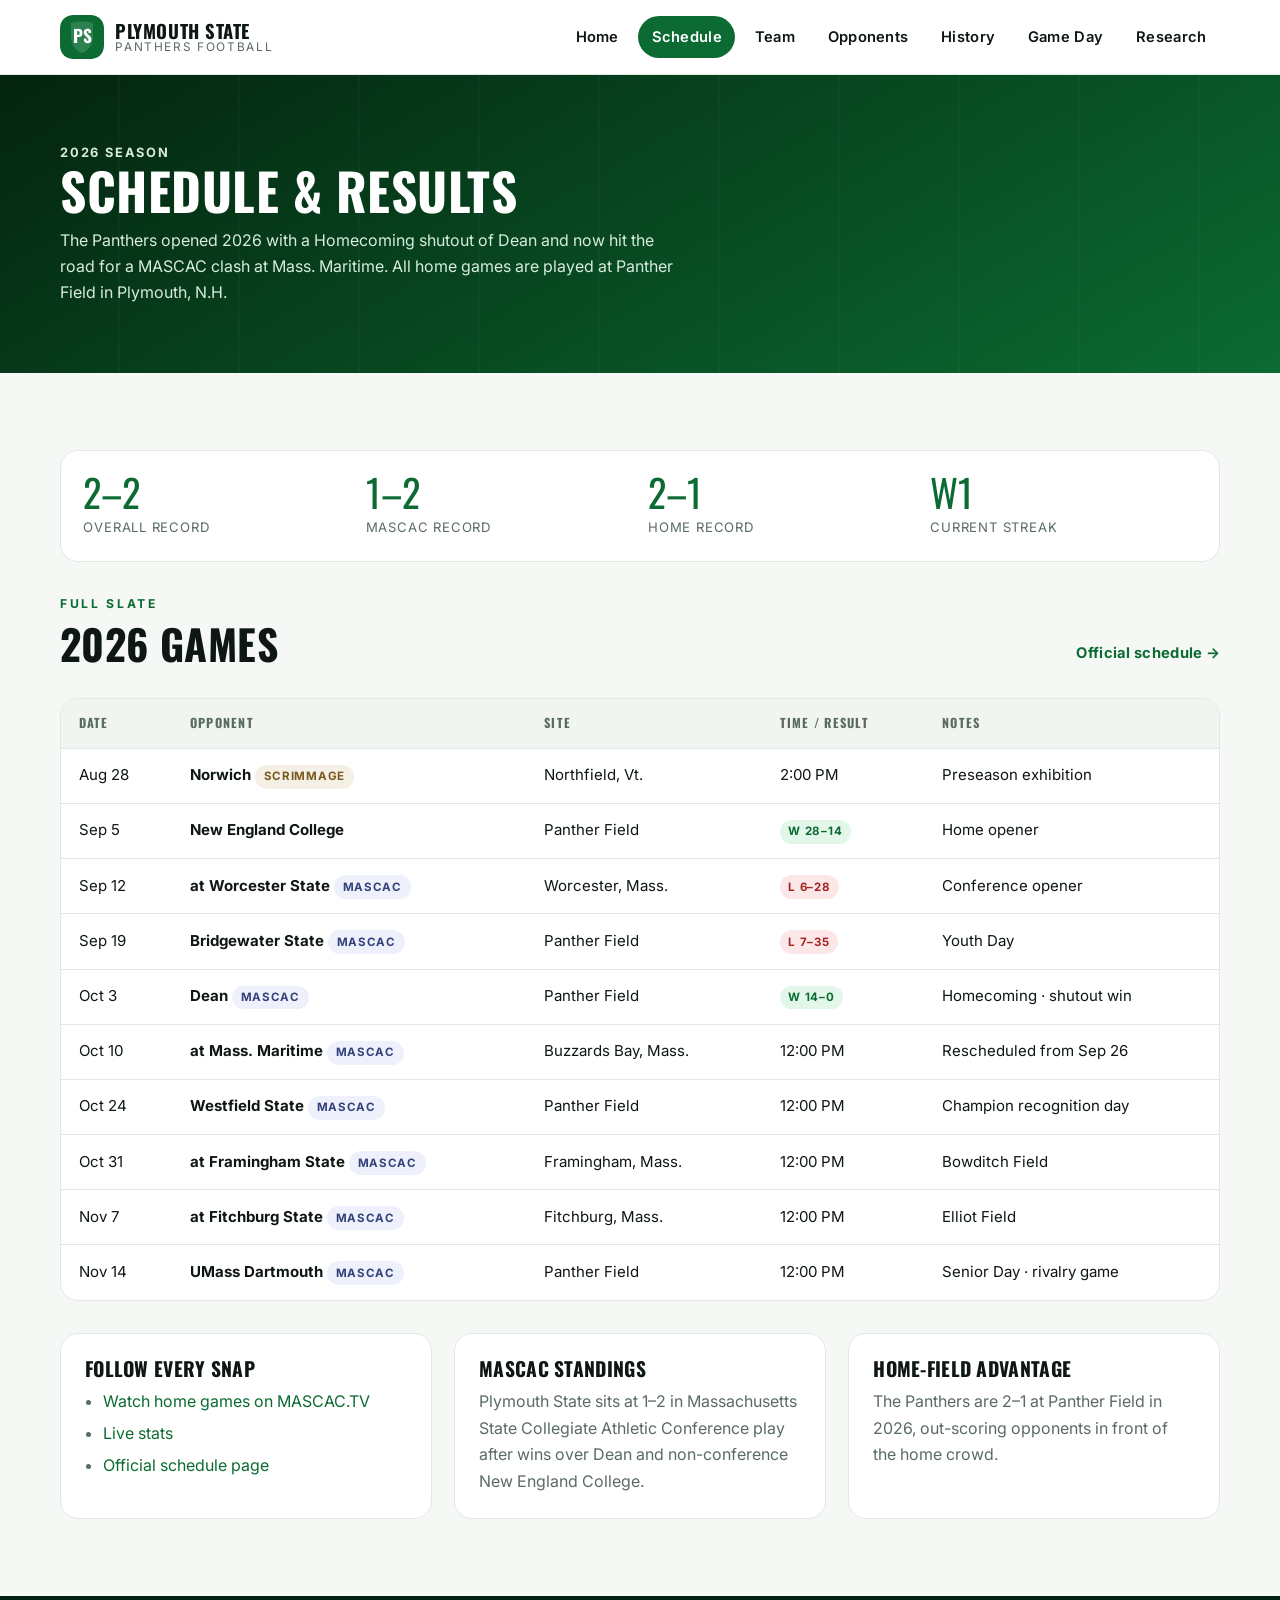
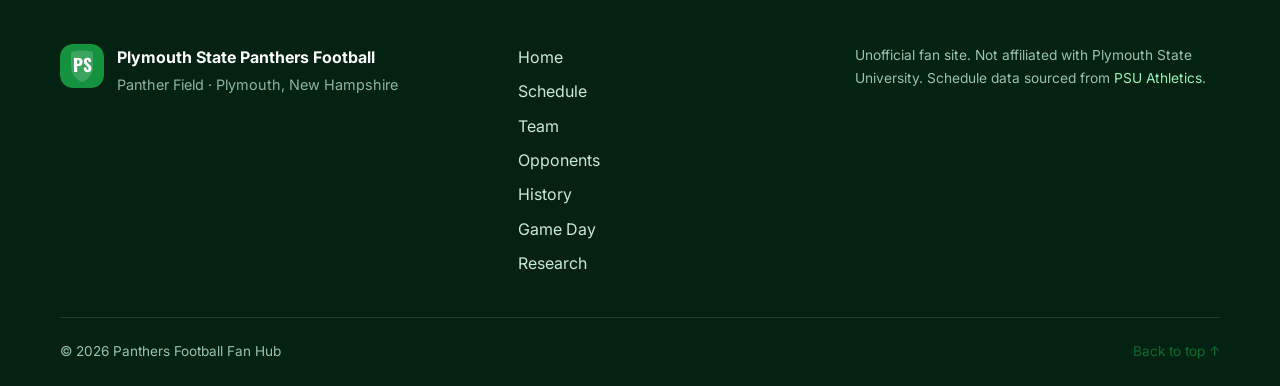
<file: schedule.html>
<!DOCTYPE html>
<html lang="en">
<head>
  <meta charset="UTF-8" />
  <meta name="viewport" content="width=device-width, initial-scale=1.0" />
  <title>2026 Schedule &amp; Results — Plymouth State Panthers Football</title>
  <meta name="description" content="The 2026 Plymouth State Panthers football schedule and results, including MASCAC opponents and game times." />
  <meta name="theme-color" content="#0b6b32" />
  <link rel="icon" href="favicon.svg" type="image/svg+xml" />
  <link rel="preconnect" href="https://fonts.googleapis.com" />
  <link rel="preconnect" href="https://fonts.gstatic.com" crossorigin />
  <link href="https://fonts.googleapis.com/css2?family=Inter:wght@400;500;600;700&family=Oswald:wght@500;600;700&display=swap" rel="stylesheet" />
  <link rel="stylesheet" href="styles.css" />
</head>
<body>
  <a class="skip-link" href="#main">Skip to content</a>

  <header class="site-header" id="top">
    <div class="container header-inner">
      <a class="brand" href="index.html" aria-label="Plymouth State Panthers Football home">
        <svg class="mark" viewBox="0 0 48 48" aria-hidden="true">
          <rect width="48" height="48" rx="13" fill="#0b6b32"/>
          <path d="M24 7c7 0 12 1.5 12 1.5v15.1C36 32.4 30.6 39 24 41.6 17.4 39 12 32.4 12 23.6V8.5S17 7 24 7z" fill="#ffffff" opacity=".14"/>
          <text x="24" y="30.5" text-anchor="middle" font-family="Oswald, sans-serif" font-size="19" font-weight="700" fill="#ffffff">PS</text>
        </svg>
        <span class="brand-text"><strong>Plymouth State</strong><small>Panthers Football</small></span>
      </a>
      <button class="nav-toggle" aria-expanded="false" aria-controls="primary-nav">
        <span class="nav-toggle-bars" aria-hidden="true"></span>
        <span class="sr-only">Menu</span>
      </button>
      <nav class="nav" id="primary-nav" aria-label="Primary">
        <a href="index.html">Home</a>
        <a href="schedule.html" class="is-active">Schedule</a>
        <a href="team.html">Team</a>
        <a href="opponents.html">Opponents</a>
        <a href="history.html">History</a>
        <a href="gameday.html">Game Day</a>
        <a href="paper.html">Research</a>
      </nav>
    </div>
  </header>

  <main id="main">
    <section class="page-hero">
      <div class="container">
        <p class="breadcrumb">2026 Season</p>
        <h1>Schedule &amp; Results</h1>
        <p>The Panthers opened 2026 with a Homecoming shutout of Dean and now hit the road for a MASCAC clash at Mass. Maritime. All home games are played at Panther Field in Plymouth, N.H.</p>
      </div>
    </section>

    <section class="section">
      <div class="container">
        <div class="stat-strip" style="border:1px solid var(--line);border-radius:var(--radius);margin-bottom:2rem;">
          <div class="stat-grid" style="padding:1.4rem;">
            <div class="stat"><span class="stat-num">2–2</span><span class="stat-label">Overall record</span></div>
            <div class="stat"><span class="stat-num">1–2</span><span class="stat-label">MASCAC record</span></div>
            <div class="stat"><span class="stat-num">2–1</span><span class="stat-label">Home record</span></div>
            <div class="stat"><span class="stat-num">W1</span><span class="stat-label">Current streak</span></div>
          </div>
        </div>

        <div class="section-head">
          <div>
            <p class="kicker">Full Slate</p>
            <h2>2026 games</h2>
          </div>
          <a class="text-link" href="https://athletics.plymouth.edu/sports/football/schedule/2026" target="_blank" rel="noopener">Official schedule &rarr;</a>
        </div>

        <div class="table-wrap">
          <table>
            <thead>
              <tr>
                <th scope="col">Date</th>
                <th scope="col">Opponent</th>
                <th scope="col">Site</th>
                <th scope="col">Time / Result</th>
                <th scope="col">Notes</th>
              </tr>
            </thead>
            <tbody>
              <tr>
                <td>Aug 28</td>
                <td><strong>Norwich</strong> <span class="badge badge-away">Scrimmage</span></td>
                <td>Northfield, Vt.</td>
                <td>2:00 PM</td>
                <td>Preseason exhibition</td>
              </tr>
              <tr>
                <td>Sep 5</td>
                <td><strong>New England College</strong></td>
                <td>Panther Field</td>
                <td><span class="badge badge-win">W 28–14</span></td>
                <td>Home opener</td>
              </tr>
              <tr>
                <td>Sep 12</td>
                <td><strong>at Worcester State</strong> <span class="badge badge-conf">MASCAC</span></td>
                <td>Worcester, Mass.</td>
                <td><span class="badge badge-loss">L 6–28</span></td>
                <td>Conference opener</td>
              </tr>
              <tr>
                <td>Sep 19</td>
                <td><strong>Bridgewater State</strong> <span class="badge badge-conf">MASCAC</span></td>
                <td>Panther Field</td>
                <td><span class="badge badge-loss">L 7–35</span></td>
                <td>Youth Day</td>
              </tr>
              <tr>
                <td>Oct 3</td>
                <td><strong>Dean</strong> <span class="badge badge-conf">MASCAC</span></td>
                <td>Panther Field</td>
                <td><span class="badge badge-win">W 14–0</span></td>
                <td>Homecoming &middot; shutout win</td>
              </tr>
              <tr>
                <td>Oct 10</td>
                <td><strong>at Mass. Maritime</strong> <span class="badge badge-conf">MASCAC</span></td>
                <td>Buzzards Bay, Mass.</td>
                <td>12:00 PM</td>
                <td>Rescheduled from Sep 26</td>
              </tr>
              <tr>
                <td>Oct 24</td>
                <td><strong>Westfield State</strong> <span class="badge badge-conf">MASCAC</span></td>
                <td>Panther Field</td>
                <td>12:00 PM</td>
                <td>Champion recognition day</td>
              </tr>
              <tr>
                <td>Oct 31</td>
                <td><strong>at Framingham State</strong> <span class="badge badge-conf">MASCAC</span></td>
                <td>Framingham, Mass.</td>
                <td>12:00 PM</td>
                <td>Bowditch Field</td>
              </tr>
              <tr>
                <td>Nov 7</td>
                <td><strong>at Fitchburg State</strong> <span class="badge badge-conf">MASCAC</span></td>
                <td>Fitchburg, Mass.</td>
                <td>12:00 PM</td>
                <td>Elliot Field</td>
              </tr>
              <tr>
                <td>Nov 14</td>
                <td><strong>UMass Dartmouth</strong> <span class="badge badge-conf">MASCAC</span></td>
                <td>Panther Field</td>
                <td>12:00 PM</td>
                <td>Senior Day &middot; rivalry game</td>
              </tr>
            </tbody>
          </table>
        </div>

        <div class="info-grid mt-2">
          <div class="info-card">
            <h3>Follow every snap</h3>
            <ul>
              <li><a href="https://mascac.tv/plymouths-mascac/" target="_blank" rel="noopener">Watch home games on MASCAC.TV</a></li>
              <li><a href="https://athletics.plymouth.edu/sidearmstats/football/summary" target="_blank" rel="noopener">Live stats</a></li>
              <li><a href="https://athletics.plymouth.edu/sports/football/schedule/2026" target="_blank" rel="noopener">Official schedule page</a></li>
            </ul>
          </div>
          <div class="info-card">
            <h3>MASCAC standings</h3>
            <p class="muted" style="margin:0;">Plymouth State sits at 1–2 in Massachusetts State Collegiate Athletic Conference play after wins over Dean and non-conference New England College.</p>
          </div>
          <div class="info-card">
            <h3>Home-field advantage</h3>
            <p class="muted" style="margin:0;">The Panthers are 2–1 at Panther Field in 2026, out-scoring opponents in front of the home crowd.</p>
          </div>
        </div>
      </div>
    </section>
  </main>

  <footer class="site-footer">
    <div class="container footer-grid">
      <div class="footer-brand">
        <svg class="mark" viewBox="0 0 48 48" aria-hidden="true">
          <rect width="48" height="48" rx="13" fill="#15923f"/>
          <path d="M24 7c7 0 12 1.5 12 1.5v15.1C36 32.4 30.6 39 24 41.6 17.4 39 12 32.4 12 23.6V8.5S17 7 24 7z" fill="#ffffff" opacity=".16"/>
          <text x="24" y="30.5" text-anchor="middle" font-family="Oswald, sans-serif" font-size="19" font-weight="700" fill="#ffffff">PS</text>
        </svg>
        <div>
          <strong>Plymouth State Panthers Football</strong>
          <p class="muted">Panther Field &middot; Plymouth, New Hampshire</p>
        </div>
      </div>
      <nav class="footer-nav" aria-label="Footer">
        <a href="index.html">Home</a>
        <a href="schedule.html">Schedule</a>
        <a href="team.html">Team</a>
        <a href="opponents.html">Opponents</a>
        <a href="history.html">History</a>
        <a href="gameday.html">Game Day</a>
        <a href="paper.html">Research</a>
      </nav>
      <p class="footer-note">
        Unofficial fan site. Not affiliated with Plymouth State University.
        Schedule data sourced from
        <a href="https://athletics.plymouth.edu/sports/football/schedule/2026" target="_blank" rel="noopener">PSU Athletics</a>.
      </p>
    </div>
    <div class="container footer-bottom">
      <span>&copy; <span data-year>2026</span> Panthers Football Fan Hub</span>
      <a href="#top">Back to top ↑</a>
    </div>
  </footer>

  <script src="script.js"></script>
</body>
</html>
</file>
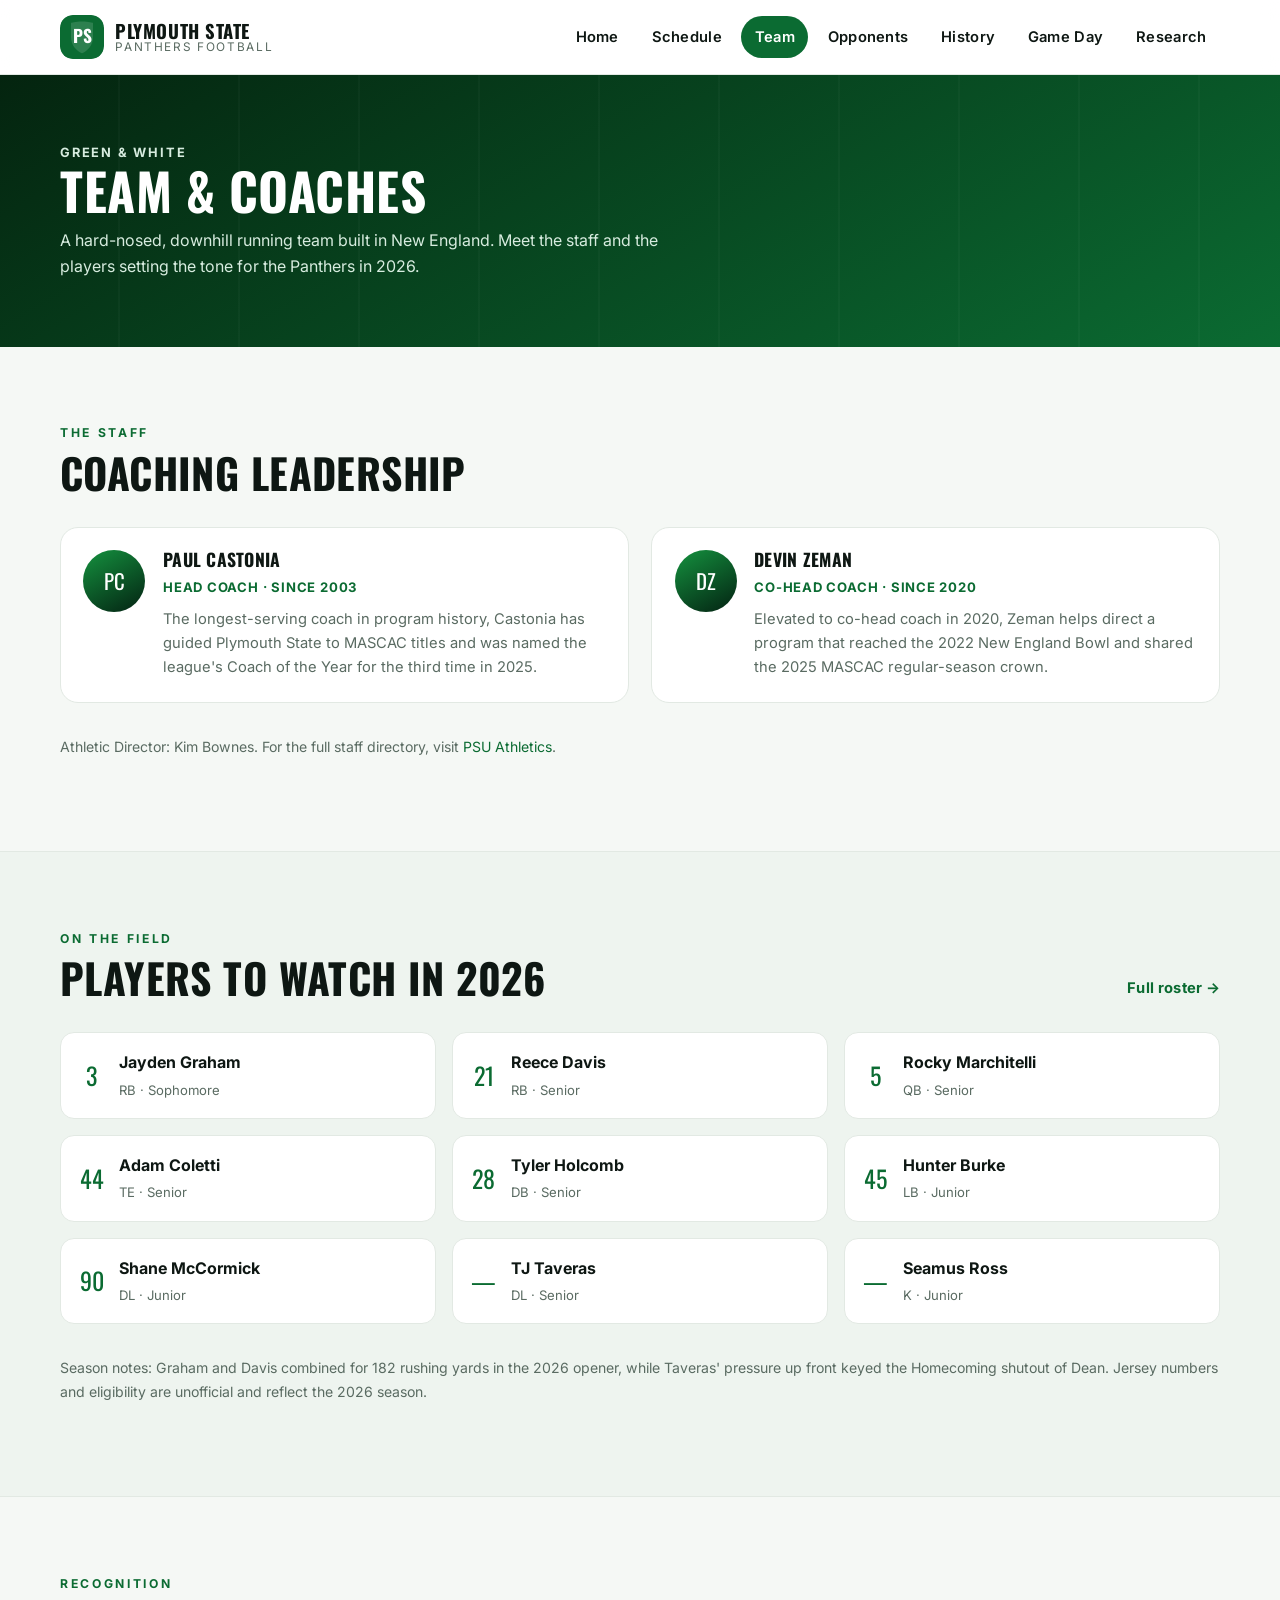
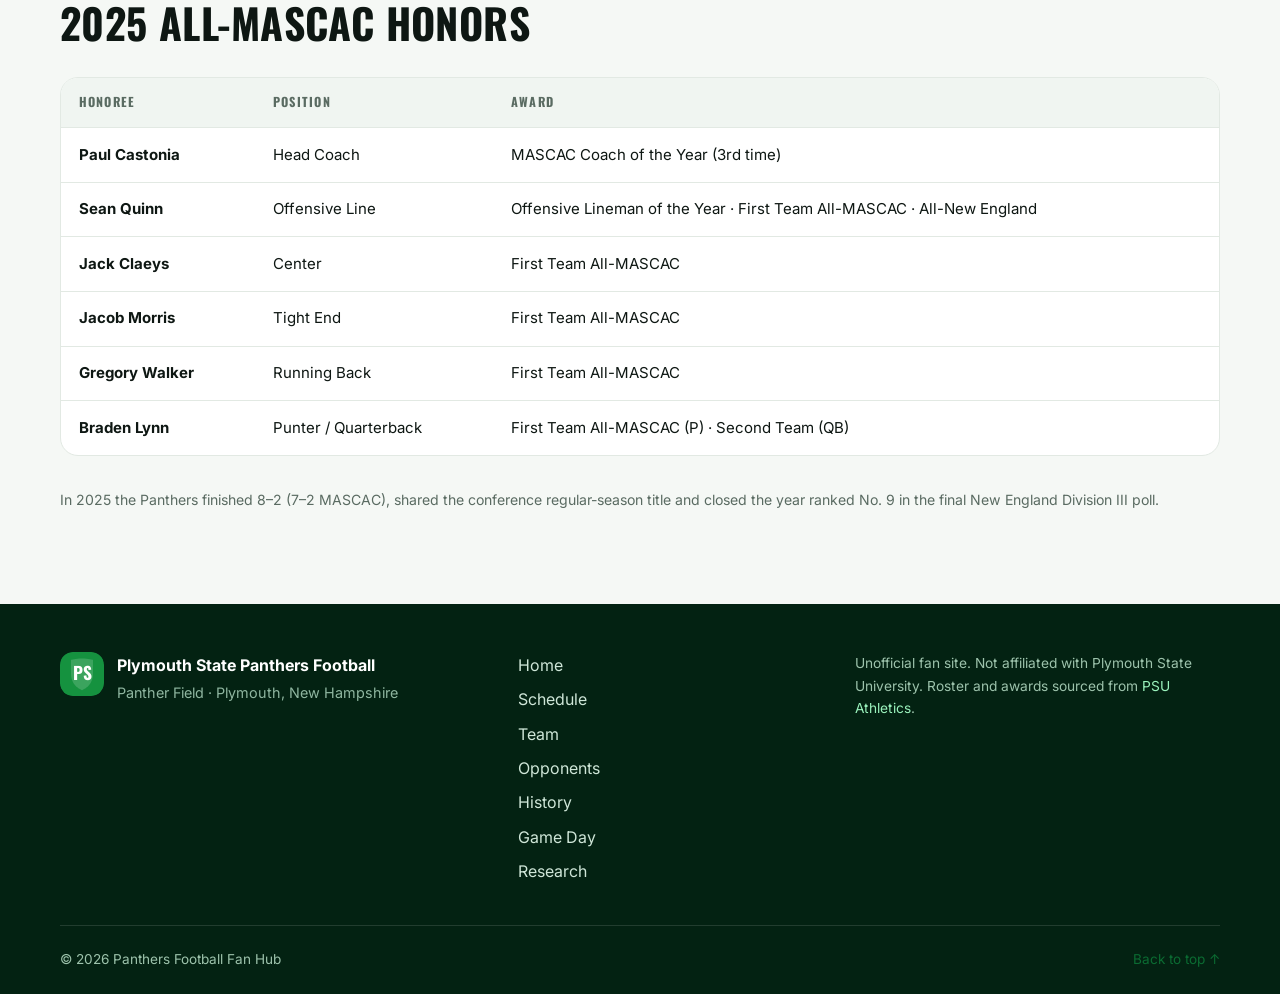
<file: team.html>
<!DOCTYPE html>
<html lang="en">
<head>
  <meta charset="UTF-8" />
  <meta name="viewport" content="width=device-width, initial-scale=1.0" />
  <title>Team &amp; Coaches — Plymouth State Panthers Football</title>
  <meta name="description" content="Coaching staff, players to watch and recent honors for the Plymouth State Panthers football team." />
  <meta name="theme-color" content="#0b6b32" />
  <link rel="icon" href="favicon.svg" type="image/svg+xml" />
  <link rel="preconnect" href="https://fonts.googleapis.com" />
  <link rel="preconnect" href="https://fonts.gstatic.com" crossorigin />
  <link href="https://fonts.googleapis.com/css2?family=Inter:wght@400;500;600;700&family=Oswald:wght@500;600;700&display=swap" rel="stylesheet" />
  <link rel="stylesheet" href="styles.css" />
</head>
<body>
  <a class="skip-link" href="#main">Skip to content</a>

  <header class="site-header" id="top">
    <div class="container header-inner">
      <a class="brand" href="index.html" aria-label="Plymouth State Panthers Football home">
        <svg class="mark" viewBox="0 0 48 48" aria-hidden="true">
          <rect width="48" height="48" rx="13" fill="#0b6b32"/>
          <path d="M24 7c7 0 12 1.5 12 1.5v15.1C36 32.4 30.6 39 24 41.6 17.4 39 12 32.4 12 23.6V8.5S17 7 24 7z" fill="#ffffff" opacity=".14"/>
          <text x="24" y="30.5" text-anchor="middle" font-family="Oswald, sans-serif" font-size="19" font-weight="700" fill="#ffffff">PS</text>
        </svg>
        <span class="brand-text"><strong>Plymouth State</strong><small>Panthers Football</small></span>
      </a>
      <button class="nav-toggle" aria-expanded="false" aria-controls="primary-nav">
        <span class="nav-toggle-bars" aria-hidden="true"></span>
        <span class="sr-only">Menu</span>
      </button>
      <nav class="nav" id="primary-nav" aria-label="Primary">
        <a href="index.html">Home</a>
        <a href="schedule.html">Schedule</a>
        <a href="team.html" class="is-active">Team</a>
        <a href="opponents.html">Opponents</a>
        <a href="history.html">History</a>
        <a href="gameday.html">Game Day</a>
        <a href="paper.html">Research</a>
      </nav>
    </div>
  </header>

  <main id="main">
    <section class="page-hero">
      <div class="container">
        <p class="breadcrumb">Green &amp; White</p>
        <h1>Team &amp; Coaches</h1>
        <p>A hard-nosed, downhill running team built in New England. Meet the staff and the players setting the tone for the Panthers in 2026.</p>
      </div>
    </section>

    <!-- COACHES -->
    <section class="section">
      <div class="container">
        <div class="section-head">
          <div>
            <p class="kicker">The Staff</p>
            <h2>Coaching leadership</h2>
          </div>
        </div>
        <div class="people-grid">
          <div class="person">
            <div class="avatar" aria-hidden="true">PC</div>
            <div>
              <h3>Paul Castonia</h3>
              <p class="role">Head Coach &middot; since 2003</p>
              <p>The longest-serving coach in program history, Castonia has guided Plymouth State to MASCAC titles and was named the league's Coach of the Year for the third time in 2025.</p>
            </div>
          </div>
          <div class="person">
            <div class="avatar" aria-hidden="true">DZ</div>
            <div>
              <h3>Devin Zeman</h3>
              <p class="role">Co-Head Coach &middot; since 2020</p>
              <p>Elevated to co-head coach in 2020, Zeman helps direct a program that reached the 2022 New England Bowl and shared the 2025 MASCAC regular-season crown.</p>
            </div>
          </div>
        </div>
        <p class="muted mt-2" style="font-size:0.88rem;">
          Athletic Director: Kim Bownes. For the full staff directory, visit
          <a href="https://athletics.plymouth.edu/staff-directory/football-department/3?path=football" target="_blank" rel="noopener">PSU Athletics</a>.
        </p>
      </div>
    </section>

    <!-- PLAYERS -->
    <section class="section section--tint">
      <div class="container">
        <div class="section-head">
          <div>
            <p class="kicker">On the Field</p>
            <h2>Players to watch in 2026</h2>
          </div>
          <a class="text-link" href="https://athletics.plymouth.edu/sports/football/roster" target="_blank" rel="noopener">Full roster &rarr;</a>
        </div>
        <div class="player-grid">
          <div class="player">
            <span class="pnum">3</span>
            <span class="pinfo"><strong>Jayden Graham</strong><span>RB &middot; Sophomore</span></span>
          </div>
          <div class="player">
            <span class="pnum">21</span>
            <span class="pinfo"><strong>Reece Davis</strong><span>RB &middot; Senior</span></span>
          </div>
          <div class="player">
            <span class="pnum">5</span>
            <span class="pinfo"><strong>Rocky Marchitelli</strong><span>QB &middot; Senior</span></span>
          </div>
          <div class="player">
            <span class="pnum">44</span>
            <span class="pinfo"><strong>Adam Coletti</strong><span>TE &middot; Senior</span></span>
          </div>
          <div class="player">
            <span class="pnum">28</span>
            <span class="pinfo"><strong>Tyler Holcomb</strong><span>DB &middot; Senior</span></span>
          </div>
          <div class="player">
            <span class="pnum">45</span>
            <span class="pinfo"><strong>Hunter Burke</strong><span>LB &middot; Junior</span></span>
          </div>
          <div class="player">
            <span class="pnum">90</span>
            <span class="pinfo"><strong>Shane McCormick</strong><span>DL &middot; Junior</span></span>
          </div>
          <div class="player">
            <span class="pnum">—</span>
            <span class="pinfo"><strong>TJ Taveras</strong><span>DL &middot; Senior</span></span>
          </div>
          <div class="player">
            <span class="pnum">—</span>
            <span class="pinfo"><strong>Seamus Ross</strong><span>K &middot; Junior</span></span>
          </div>
        </div>
        <p class="muted mt-2" style="font-size:0.88rem;">
          Season notes: Graham and Davis combined for 182 rushing yards in the 2026 opener, while
          Taveras' pressure up front keyed the Homecoming shutout of Dean. Jersey numbers and
          eligibility are unofficial and reflect the 2026 season.
        </p>
      </div>
    </section>

    <!-- HONORS -->
    <section class="section">
      <div class="container">
        <div class="section-head">
          <div>
            <p class="kicker">Recognition</p>
            <h2>2025 All-MASCAC honors</h2>
          </div>
        </div>
        <div class="table-wrap">
          <table>
            <thead>
              <tr>
                <th scope="col">Honoree</th>
                <th scope="col">Position</th>
                <th scope="col">Award</th>
              </tr>
            </thead>
            <tbody>
              <tr>
                <td><strong>Paul Castonia</strong></td>
                <td>Head Coach</td>
                <td>MASCAC Coach of the Year (3rd time)</td>
              </tr>
              <tr>
                <td><strong>Sean Quinn</strong></td>
                <td>Offensive Line</td>
                <td>Offensive Lineman of the Year &middot; First Team All-MASCAC &middot; All-New England</td>
              </tr>
              <tr>
                <td><strong>Jack Claeys</strong></td>
                <td>Center</td>
                <td>First Team All-MASCAC</td>
              </tr>
              <tr>
                <td><strong>Jacob Morris</strong></td>
                <td>Tight End</td>
                <td>First Team All-MASCAC</td>
              </tr>
              <tr>
                <td><strong>Gregory Walker</strong></td>
                <td>Running Back</td>
                <td>First Team All-MASCAC</td>
              </tr>
              <tr>
                <td><strong>Braden Lynn</strong></td>
                <td>Punter / Quarterback</td>
                <td>First Team All-MASCAC (P) &middot; Second Team (QB)</td>
              </tr>
            </tbody>
          </table>
        </div>
        <p class="muted mt-2" style="font-size:0.88rem;">
          In 2025 the Panthers finished 8–2 (7–2 MASCAC), shared the conference regular-season
          title and closed the year ranked No. 9 in the final New England Division III poll.
        </p>
      </div>
    </section>
  </main>

  <footer class="site-footer">
    <div class="container footer-grid">
      <div class="footer-brand">
        <svg class="mark" viewBox="0 0 48 48" aria-hidden="true">
          <rect width="48" height="48" rx="13" fill="#15923f"/>
          <path d="M24 7c7 0 12 1.5 12 1.5v15.1C36 32.4 30.6 39 24 41.6 17.4 39 12 32.4 12 23.6V8.5S17 7 24 7z" fill="#ffffff" opacity=".16"/>
          <text x="24" y="30.5" text-anchor="middle" font-family="Oswald, sans-serif" font-size="19" font-weight="700" fill="#ffffff">PS</text>
        </svg>
        <div>
          <strong>Plymouth State Panthers Football</strong>
          <p class="muted">Panther Field &middot; Plymouth, New Hampshire</p>
        </div>
      </div>
      <nav class="footer-nav" aria-label="Footer">
        <a href="index.html">Home</a>
        <a href="schedule.html">Schedule</a>
        <a href="team.html">Team</a>
        <a href="opponents.html">Opponents</a>
        <a href="history.html">History</a>
        <a href="gameday.html">Game Day</a>
        <a href="paper.html">Research</a>
      </nav>
      <p class="footer-note">
        Unofficial fan site. Not affiliated with Plymouth State University.
        Roster and awards sourced from
        <a href="https://athletics.plymouth.edu/sports/football" target="_blank" rel="noopener">PSU Athletics</a>.
      </p>
    </div>
    <div class="container footer-bottom">
      <span>&copy; <span data-year>2026</span> Panthers Football Fan Hub</span>
      <a href="#top">Back to top ↑</a>
    </div>
  </footer>

  <script src="script.js"></script>
</body>
</html>
</file>
<file: styles.css>
/* ============================================================
   Plymouth State Panthers Football — Fan Hub
   ============================================================ */

:root {
  --green: #0b6b32;
  --green-bright: #15923f;
  --green-dark: #07401f;
  --green-deep: #032212;
  --ink: #0e1713;
  --muted: #5a6b62;
  --line: #e2e9e3;
  --bg: #f5f8f5;
  --white: #ffffff;
  --gold: #c9a227;
  --shadow: 0 18px 40px -20px rgba(4, 32, 18, 0.45);
  --radius: 18px;
  --maxw: 1160px;
  --header-h: 74px;
}

* { box-sizing: border-box; }

html { scroll-behavior: smooth; }

body {
  margin: 0;
  font-family: "Inter", system-ui, -apple-system, "Segoe UI", Roboto, Helvetica, Arial, sans-serif;
  color: var(--ink);
  background: var(--bg);
  line-height: 1.65;
  -webkit-font-smoothing: antialiased;
  text-rendering: optimizeLegibility;
}

h1, h2, h3, h4 {
  font-family: "Oswald", "Inter", sans-serif;
  font-weight: 700;
  line-height: 1.08;
  letter-spacing: 0.01em;
  margin: 0 0 0.5em;
  text-transform: uppercase;
}

h2 { font-size: clamp(1.7rem, 3.6vw, 2.6rem); }
h3 { font-size: 1.22rem; letter-spacing: 0.015em; }
p { margin: 0 0 1rem; }
a { color: var(--green); text-decoration: none; }
a:hover { text-decoration: underline; }
img { max-width: 100%; display: block; }

.container { width: min(var(--maxw), 92%); margin-inline: auto; }
.muted { color: var(--muted); }

.sr-only {
  position: absolute; width: 1px; height: 1px; padding: 0; margin: -1px;
  overflow: hidden; clip: rect(0 0 0 0); white-space: nowrap; border: 0;
}

.skip-link {
  position: absolute; left: 12px; top: -60px; z-index: 200;
  background: var(--green-dark); color: #fff; padding: 10px 16px;
  border-radius: 8px; transition: top 0.2s ease;
}
.skip-link:focus { top: 12px; }

/* ---------- Header ---------- */
.site-header {
  position: sticky; top: 0; z-index: 100;
  background: rgba(255, 255, 255, 0.92);
  backdrop-filter: saturate(160%) blur(10px);
  border-bottom: 1px solid var(--line);
}
.header-inner {
  display: flex; align-items: center; justify-content: space-between;
  gap: 1rem; min-height: var(--header-h);
}
.brand { display: flex; align-items: center; gap: 0.7rem; color: var(--ink); }
.brand:hover { text-decoration: none; }
.mark { width: 44px; height: 44px; flex: none; border-radius: 13px; }
.brand-text { display: flex; flex-direction: column; line-height: 1.05; }
.brand-text strong { font-family: "Oswald", sans-serif; font-size: 1.16rem; text-transform: uppercase; letter-spacing: 0.03em; }
.brand-text small { color: var(--muted); font-size: 0.74rem; letter-spacing: 0.14em; text-transform: uppercase; }

.nav { display: flex; align-items: center; gap: 0.35rem; }
.nav a {
  color: var(--ink); font-weight: 600; font-size: 0.92rem;
  padding: 0.55rem 0.85rem; border-radius: 999px; letter-spacing: 0.02em;
}
.nav a:hover { background: rgba(11, 107, 50, 0.08); text-decoration: none; }
.nav a.is-active { background: var(--green); color: #fff; }

.nav-toggle {
  display: none; border: 1px solid var(--line); background: #fff;
  width: 46px; height: 42px; border-radius: 10px; cursor: pointer;
  align-items: center; justify-content: center;
}
.nav-toggle-bars, .nav-toggle-bars::before, .nav-toggle-bars::after {
  content: ""; display: block; width: 20px; height: 2px; background: var(--ink);
  border-radius: 2px; position: relative; transition: 0.2s;
}
.nav-toggle-bars::before { position: absolute; top: -6px; }
.nav-toggle-bars::after { position: absolute; top: 6px; }

/* ---------- Buttons ---------- */
.btn {
  display: inline-flex; align-items: center; justify-content: center; gap: 0.5rem;
  font-weight: 700; font-size: 0.95rem; letter-spacing: 0.02em;
  padding: 0.85rem 1.5rem; border-radius: 999px; cursor: pointer;
  border: 2px solid transparent; transition: transform 0.15s ease, box-shadow 0.15s ease, background 0.15s ease;
}
.btn:hover { text-decoration: none; transform: translateY(-2px); }
.btn-primary { background: var(--green); color: #fff; box-shadow: 0 12px 24px -12px rgba(11, 107, 50, 0.8); }
.btn-primary:hover { background: var(--green-bright); }
.btn-ghost { border-color: rgba(255, 255, 255, 0.55); color: #fff; }
.btn-ghost:hover { background: rgba(255, 255, 255, 0.12); }
.btn-light { background: #fff; color: var(--green-dark); }
.btn-light:hover { background: #eafff1; }
.btn-outline { border-color: var(--green); color: var(--green); background: #fff; }
.btn-outline:hover { background: #eef7f0; }

.text-link { font-weight: 700; font-size: 0.92rem; letter-spacing: 0.02em; }

/* ---------- Eyebrow / kicker ---------- */
.eyebrow {
  display: inline-block; font-size: 0.76rem; letter-spacing: 0.22em;
  text-transform: uppercase; font-weight: 700; color: #d9ffe7;
  border: 1px solid rgba(255, 255, 255, 0.35); padding: 0.4rem 0.85rem;
  border-radius: 999px; margin-bottom: 1.2rem;
}
.kicker {
  font-size: 0.76rem; letter-spacing: 0.22em; text-transform: uppercase;
  font-weight: 700; color: var(--green); margin: 0 0 0.5rem;
}

/* ---------- Hero ---------- */
.hero {
  position: relative; overflow: hidden; color: #fff;
  background:
    radial-gradient(1100px 520px at 78% -10%, rgba(21, 146, 63, 0.55), transparent 60%),
    linear-gradient(160deg, #04240f 0%, #06371b 45%, #0b6b32 130%);
}
.hero-field {
  position: absolute; inset: 0; opacity: 0.5; pointer-events: none;
  background-image:
    repeating-linear-gradient(90deg, transparent 0 118px, rgba(255, 255, 255, 0.07) 118px 120px),
    radial-gradient(circle at 12% 90%, rgba(201, 162, 39, 0.18), transparent 45%);
}
.hero-inner {
  position: relative; display: grid; grid-template-columns: 1.35fr 0.9fr;
  gap: 3rem; align-items: center; padding: clamp(3rem, 7vw, 6rem) 0;
}
.hero h1 { font-size: clamp(2.4rem, 6.4vw, 4.6rem); margin-bottom: 1rem; }
.hero h1 span { color: #7fe0a4; }
.hero .lede { font-size: 1.08rem; max-width: 46ch; color: #dcefe2; }
.hero-actions { display: flex; flex-wrap: wrap; gap: 0.8rem; margin-top: 1.6rem; }

/* Scoreboard card */
.scoreboard {
  background: rgba(3, 26, 14, 0.62); border: 1px solid rgba(255, 255, 255, 0.16);
  border-radius: var(--radius); padding: 1.6rem; backdrop-filter: blur(6px);
  box-shadow: var(--shadow);
}
.scoreboard-top { border-bottom: 1px dashed rgba(255, 255, 255, 0.22); padding-bottom: 1rem; margin-bottom: 1rem; }
.tag {
  display: inline-block; font-size: 0.72rem; letter-spacing: 0.2em; text-transform: uppercase;
  color: #9bf3bd; font-weight: 700;
}
.record { display: block; font-family: "Oswald", sans-serif; font-size: 3.4rem; line-height: 1; margin-top: 0.3rem; }
.record span { color: #7fe0a4; }
.record-sub { margin: 0.3rem 0 0; color: #bcdcc8; font-size: 0.9rem; }
.scoreboard-stats { list-style: none; margin: 0 0 1.2rem; padding: 0; }
.scoreboard-stats li {
  display: flex; justify-content: space-between; gap: 1rem;
  padding: 0.5rem 0; border-bottom: 1px solid rgba(255, 255, 255, 0.1);
  font-size: 0.92rem;
}
.scoreboard-stats span { color: #9dc3ac; }
.scoreboard-stats strong { text-align: right; }
.countdown { display: flex; align-items: baseline; justify-content: space-between; gap: 1rem; }
.countdown-label { font-size: 0.74rem; letter-spacing: 0.18em; text-transform: uppercase; color: #9bf3bd; font-weight: 700; }
.countdown-clock { font-family: "Oswald", sans-serif; font-size: 1.4rem; letter-spacing: 0.04em; }

/* ---------- Stat strip ---------- */
.stat-strip { background: #fff; border-bottom: 1px solid var(--line); }
.stat-grid { display: grid; grid-template-columns: repeat(4, 1fr); gap: 1rem; padding: 1.7rem 0; }
.stat { display: flex; flex-direction: column; }
.stat-num { font-family: "Oswald", sans-serif; font-size: clamp(1.7rem, 3.4vw, 2.4rem); color: var(--green); line-height: 1; }
.stat-label { font-size: 0.82rem; letter-spacing: 0.06em; text-transform: uppercase; color: var(--muted); margin-top: 0.35rem; }

/* ---------- Sections ---------- */
.section { padding: clamp(3rem, 6vw, 5rem) 0; }
.section--tint { background: #eef4ef; border-block: 1px solid var(--line); }
.section-head {
  display: flex; align-items: flex-end; justify-content: space-between;
  gap: 1.5rem; margin-bottom: 2rem; flex-wrap: wrap;
}
.section-head h2 { margin-bottom: 0; }
.section-head .kicker { margin-bottom: 0.4rem; }

/* ---------- News cards ---------- */
.card-grid { display: grid; grid-template-columns: repeat(3, 1fr); gap: 1.4rem; }
.news-card {
  background: #fff; border: 1px solid var(--line); border-radius: var(--radius);
  overflow: hidden; display: flex; flex-direction: column;
  transition: transform 0.2s ease, box-shadow 0.2s ease;
}
.news-card:hover { transform: translateY(-4px); box-shadow: var(--shadow); }
.news-card--feature { grid-row: span 1; }
.news-thumb { height: 150px; position: relative; }
.news-thumb::after {
  content: ""; position: absolute; inset: 0;
  background-image: repeating-linear-gradient(115deg, rgba(255,255,255,0.09) 0 22px, transparent 22px 44px);
}
.news-thumb[data-thumb="homecoming"] { background: linear-gradient(135deg, #0b6b32, #032212); }
.news-thumb[data-thumb="honor"] { background: linear-gradient(135deg, #15923f, #07401f); }
.news-thumb[data-thumb="opener"] { background: linear-gradient(135deg, #0e7d43, #0a3d20); }
.news-body { padding: 1.3rem 1.4rem 1.5rem; display: flex; flex-direction: column; flex: 1; }
.news-date { font-size: 0.74rem; letter-spacing: 0.16em; text-transform: uppercase; font-weight: 700; color: var(--green-bright); }
.news-body h3 { margin: 0.5rem 0 0.6rem; }
.news-body p { color: var(--muted); font-size: 0.95rem; flex: 1; }

/* ---------- Split (next game / results) ---------- */
.split { display: grid; grid-template-columns: 1fr 1fr; gap: 2.5rem; align-items: start; }
.next-game h2 { margin-bottom: 0.4rem; }
.next-meta { font-size: 1.02rem; }
.results { background: #fff; border: 1px solid var(--line); border-radius: var(--radius); padding: 1.6rem; }
.results h2 { margin-bottom: 1rem; }
.result-list { list-style: none; margin: 0 0 1.2rem; padding: 0; }
.result-list li {
  display: grid; grid-template-columns: 64px 1fr auto; align-items: center; gap: 0.8rem;
  padding: 0.7rem 0; border-bottom: 1px solid var(--line);
}
.result-list li:last-child { border-bottom: none; }
.res-date { color: var(--muted); font-size: 0.85rem; font-weight: 600; }
.res-opp { font-weight: 600; }
.res-score { font-family: "Oswald", sans-serif; font-size: 1rem; padding: 0.2rem 0.7rem; border-radius: 999px; }
.res-score.win { background: #e2f6e9; color: #0b6b32; }
.res-score.loss { background: #fbe7e7; color: #a52323; }

/* ---------- About ---------- */
.about { display: grid; grid-template-columns: 1.4fr 1fr; gap: 3rem; align-items: center; }
.about-copy p { max-width: 60ch; }
.quickfacts { display: grid; grid-template-columns: 1fr 1fr; gap: 1rem; margin-top: 1.6rem; }
.quickfacts div { border-left: 3px solid var(--green); padding-left: 0.85rem; }
.quickfacts span { display: block; font-size: 0.74rem; letter-spacing: 0.14em; text-transform: uppercase; color: var(--muted); }

.about-art { display: flex; justify-content: center; }
.jersey {
  width: min(320px, 100%); aspect-ratio: 5 / 6; border-radius: 22px;
  background: linear-gradient(160deg, #0e7d43, #032212);
  display: flex; flex-direction: column; align-items: center; justify-content: center;
  color: #fff; box-shadow: var(--shadow); position: relative; overflow: hidden;
  border: 1px solid rgba(255, 255, 255, 0.12);
}
.jersey::before {
  content: ""; position: absolute; inset: 0;
  background-image: repeating-linear-gradient(90deg, transparent 0 40px, rgba(255,255,255,0.06) 40px 42px);
}
.jersey-num { font-family: "Oswald", sans-serif; font-size: 6rem; line-height: 1; position: relative; }
.jersey-name { letter-spacing: 0.42em; font-weight: 700; font-size: 0.85rem; position: relative; }

/* ---------- CTA ---------- */
.cta { background: linear-gradient(120deg, #0b6b32, #06371b); color: #fff; }
.cta-inner {
  display: flex; align-items: center; justify-content: space-between;
  gap: 2rem; padding: clamp(2.4rem, 5vw, 3.6rem) 0; flex-wrap: wrap;
}
.cta h2 { margin-bottom: 0.3rem; }
.cta p { margin: 0; color: #d5efdf; max-width: 55ch; }

/* ---------- Footer ---------- */
.site-footer { background: var(--green-deep); color: #cfe6d8; padding: 3rem 0 1.5rem; }
.footer-grid { display: grid; grid-template-columns: 1.4fr 1fr 1.2fr; gap: 2rem; }
.footer-brand { display: flex; gap: 0.8rem; align-items: flex-start; }
.footer-brand strong { color: #fff; }
.footer-brand .muted { color: #8fb6a0; font-size: 0.9rem; margin: 0.2rem 0 0; }
.footer-nav { display: flex; flex-direction: column; gap: 0.5rem; }
.footer-nav a { color: #cfe6d8; }
.footer-nav a:hover { color: #fff; }
.footer-note { font-size: 0.86rem; color: #9dc3ac; }
.footer-note a { color: #9bf3bd; }
.footer-bottom {
  display: flex; justify-content: space-between; gap: 1rem; flex-wrap: wrap;
  margin-top: 2.5rem; padding-top: 1.4rem; border-top: 1px solid rgba(255, 255, 255, 0.12);
  font-size: 0.85rem; color: #9dc3ac;
}

/* ---------- Page hero (inner pages) ---------- */
.page-hero {
  background: linear-gradient(150deg, #04240f, #0b6b32);
  color: #fff; padding: clamp(2.6rem, 6vw, 4.2rem) 0;
  position: relative; overflow: hidden;
}
.page-hero::after {
  content: ""; position: absolute; inset: 0; opacity: 0.35; pointer-events: none;
  background-image: repeating-linear-gradient(90deg, transparent 0 118px, rgba(255,255,255,0.07) 118px 120px);
}
.page-hero .container { position: relative; }
.page-hero h1 { font-size: clamp(2rem, 5vw, 3.2rem); margin-bottom: 0.5rem; }
.page-hero p { color: #d7ecdf; max-width: 62ch; margin: 0; }
.breadcrumb { font-size: 0.8rem; letter-spacing: 0.14em; text-transform: uppercase; color: #9bf3bd; font-weight: 700; margin-bottom: 0.8rem; }

/* ---------- Tables ---------- */
.table-wrap { overflow-x: auto; border: 1px solid var(--line); border-radius: var(--radius); background: #fff; }
table { width: 100%; border-collapse: collapse; min-width: 640px; }
thead th {
  text-align: left; font-family: "Oswald", sans-serif; text-transform: uppercase;
  font-size: 0.78rem; letter-spacing: 0.1em; color: var(--muted);
  padding: 0.9rem 1.1rem; background: #f0f5f1; border-bottom: 1px solid var(--line);
}
tbody td { padding: 0.9rem 1.1rem; border-bottom: 1px solid var(--line); font-size: 0.94rem; vertical-align: top; }
tbody tr:last-child td { border-bottom: none; }
tbody tr:hover { background: #f8fbf8; }
td .badge { display: inline-block; font-size: 0.72rem; font-weight: 700; letter-spacing: 0.06em; text-transform: uppercase; padding: 0.15rem 0.55rem; border-radius: 999px; }
.badge-win { background: #e2f6e9; color: #0b6b32; }
.badge-loss { background: #fbe7e7; color: #a52323; }
.badge-conf { background: #eef1fb; color: #33427a; }
.badge-home { background: #eef4ef; color: #3c6b4d; }
.badge-away { background: #f5f0e6; color: #7a5b1e; }

/* ---------- Info grid / cards ---------- */
.info-grid { display: grid; grid-template-columns: repeat(3, 1fr); gap: 1.4rem; }
.info-card { background: #fff; border: 1px solid var(--line); border-radius: var(--radius); padding: 1.5rem; }
.info-card h3 { margin-top: 0; }
.info-card ul { margin: 0; padding-left: 1.1rem; color: var(--muted); }
.info-card li { margin-bottom: 0.35rem; }

/* ---------- Coaches / people ---------- */
.people-grid { display: grid; grid-template-columns: repeat(2, 1fr); gap: 1.4rem; }
.person {
  display: flex; gap: 1.1rem; background: #fff; border: 1px solid var(--line);
  border-radius: var(--radius); padding: 1.4rem; align-items: flex-start;
}
.avatar {
  flex: none; width: 62px; height: 62px; border-radius: 50%;
  background: linear-gradient(150deg, #15923f, #032212); color: #fff;
  display: grid; place-items: center; font-family: "Oswald", sans-serif; font-size: 1.3rem;
}
.person h3 { margin: 0 0 0.15rem; font-size: 1.1rem; }
.person .role { color: var(--green); font-weight: 700; font-size: 0.82rem; letter-spacing: 0.06em; text-transform: uppercase; }
.person p { margin: 0.5rem 0 0; color: var(--muted); font-size: 0.92rem; }

/* ---------- Player chips ---------- */
.player-grid { display: grid; grid-template-columns: repeat(3, 1fr); gap: 1rem; }
.player {
  background: #fff; border: 1px solid var(--line); border-radius: 14px; padding: 1rem 1.1rem;
  display: flex; gap: 0.9rem; align-items: center;
}
.player .pnum {
  font-family: "Oswald", sans-serif; font-size: 1.5rem; color: var(--green);
  min-width: 2.2ch; text-align: center;
}
.player .pinfo strong { display: block; }
.player .pinfo span { color: var(--muted); font-size: 0.82rem; }

/* ---------- Scouting report cards ---------- */
.scout-grid { display: grid; grid-template-columns: repeat(3, 1fr); gap: 1.4rem; }
.scout-card {
  position: relative; background: #fff; border: 1px solid var(--line);
  border-radius: var(--radius); padding: 1.4rem 1.5rem 1.4rem 1.7rem;
  display: flex; flex-direction: column;
  transition: transform 0.2s ease, box-shadow 0.2s ease;
}
.scout-card::before {
  content: ""; position: absolute; left: 0; top: 1.3rem; bottom: 1.3rem; width: 4px;
  border-radius: 0 4px 4px 0; background: var(--green);
}
.scout-card:hover { transform: translateY(-4px); box-shadow: var(--shadow); }
.scout-card--lead { background: linear-gradient(160deg, #eefaef, #ffffff 65%); border-color: #b9e2c6; }
.scout-head { display: flex; align-items: center; justify-content: space-between; gap: 0.6rem; margin-bottom: 0.9rem; }
.scout-team { font-family: "Oswald", sans-serif; text-transform: uppercase; letter-spacing: 0.04em; font-size: 1.02rem; color: var(--green-dark); }
.scout-card h3 { margin: 0 0 0.15rem; font-size: 1.2rem; }
.scout-role { font-size: 0.78rem; letter-spacing: 0.05em; text-transform: uppercase; color: var(--green); font-weight: 700; margin: 0 0 0.7rem; }
.scout-card p { color: var(--muted); font-size: 0.94rem; flex: 1; margin: 0; }
.scout-tag {
  align-self: flex-start; margin-top: 1rem; font-size: 0.71rem; font-weight: 700;
  letter-spacing: 0.05em; text-transform: uppercase; color: #33427a;
  background: #eef1fb; border-radius: 999px; padding: 0.28rem 0.75rem;
}

/* ---------- Timeline ---------- */
.timeline { position: relative; margin: 2rem 0 0; padding-left: 1.6rem; }
.timeline::before { content: ""; position: absolute; left: 6px; top: 6px; bottom: 6px; width: 2px; background: var(--line); }
.tl-item { position: relative; padding: 0 0 1.7rem 0; }
.tl-item::before {
  content: ""; position: absolute; left: -1.6rem; top: 6px; width: 14px; height: 14px;
  border-radius: 50%; background: #fff; border: 3px solid var(--green);
}
.tl-year { font-family: "Oswald", sans-serif; color: var(--green); font-size: 1.1rem; }
.tl-item h3 { margin: 0.1rem 0 0.3rem; font-size: 1.05rem; }
.tl-item p { margin: 0; color: var(--muted); font-size: 0.94rem; max-width: 68ch; }

/* ---------- Misc utility ---------- */
.stack > * + * { margin-top: 1.2rem; }
.gold { color: var(--gold); }
.center { text-align: center; }
.mt-2 { margin-top: 2rem; }
.pill {
  display: inline-block; font-size: 0.74rem; letter-spacing: 0.12em; text-transform: uppercase;
  font-weight: 700; color: var(--green); background: #e2f6e9; border-radius: 999px; padding: 0.25rem 0.7rem;
}

/* ---------- Research paper ---------- */
.paper { max-width: 840px; }
.paper h2 {
  font-size: 1.5rem; margin-top: 2.4rem; padding-bottom: 0.4rem;
  border-bottom: 2px solid var(--line);
}
.paper h2:first-of-type { margin-top: 0; }
.paper h3 { font-size: 1.05rem; margin-top: 1.5rem; color: var(--green-dark); letter-spacing: 0.02em; }
.paper p, .paper li { font-size: 1rem; line-height: 1.75; color: #22302a; }
.paper-meta {
  font-size: 0.85rem; color: var(--muted); background: #fff;
  border: 1px solid var(--line); border-left: 4px solid var(--green);
  border-radius: 12px; padding: 0.9rem 1.1rem; margin-bottom: 2rem;
}
.paper-keywords { font-size: 0.9rem; color: var(--muted); }
.paper .table-wrap { margin: 1.2rem 0 0.6rem; }
.paper-caption { font-size: 0.85rem; color: var(--muted); margin: 0 0 1.4rem; }
.paper-refs li { font-size: 0.92rem; }
.paper-note {
  font-size: 0.85rem; color: var(--muted); border-top: 1px solid var(--line);
  padding-top: 1.1rem; margin-top: 2.2rem;
}

/* ---------- Responsive ---------- */
@media (max-width: 960px) {
  .hero-inner { grid-template-columns: 1fr; gap: 2rem; }
  .card-grid { grid-template-columns: 1fr 1fr; }
  .card-grid .news-card--feature { grid-column: 1 / -1; }
  .split { grid-template-columns: 1fr; }
  .about { grid-template-columns: 1fr; }
  .about-art { order: -1; }
  .footer-grid { grid-template-columns: 1fr 1fr; }
  .footer-note { grid-column: 1 / -1; }
  .info-grid, .player-grid { grid-template-columns: 1fr 1fr; }
  .scout-grid { grid-template-columns: 1fr 1fr; }
}

@media (max-width: 720px) {
  .nav-toggle { display: inline-flex; }
  .nav {
    position: absolute; top: var(--header-h); left: 0; right: 0;
    flex-direction: column; align-items: stretch; gap: 0.2rem;
    background: #fff; border-bottom: 1px solid var(--line);
    padding: 0.7rem 4%; box-shadow: var(--shadow);
    display: none;
  }
  .nav.is-open { display: flex; }
  .nav a { padding: 0.8rem 1rem; border-radius: 10px; }
  .stat-grid { grid-template-columns: 1fr 1fr; gap: 1.2rem; }
  .card-grid, .info-grid, .player-grid, .people-grid, .scout-grid { grid-template-columns: 1fr; }
  .quickfacts { grid-template-columns: 1fr 1fr; }
  .footer-grid { grid-template-columns: 1fr; }
  .cta-inner { flex-direction: column; align-items: flex-start; }
}

@media (prefers-reduced-motion: reduce) {
  html { scroll-behavior: auto; }
  .btn, .news-card { transition: none; }
}
</file>
